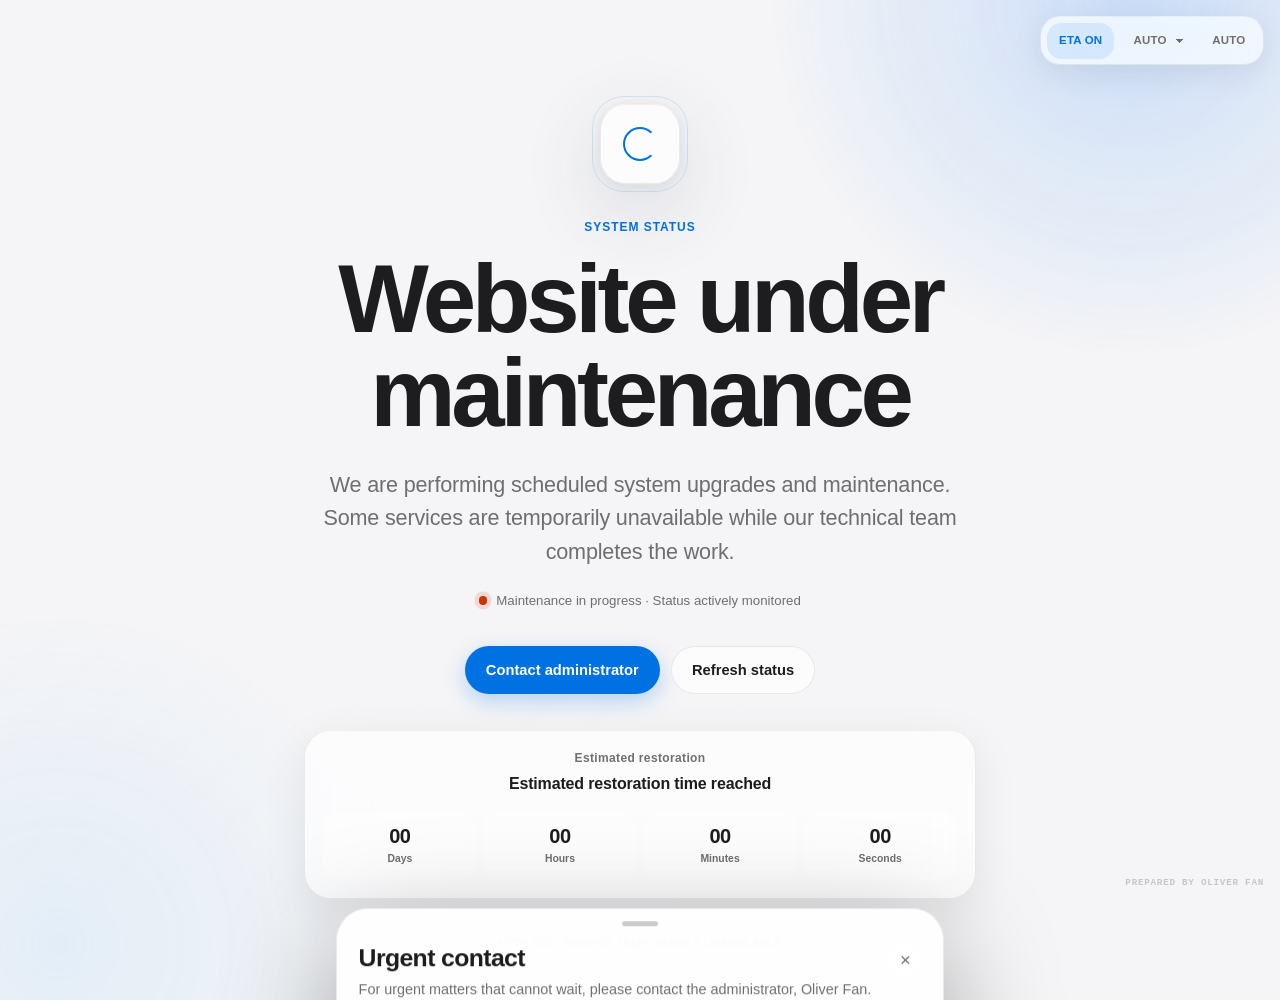
<file: maintenance-a/index.html>
<!doctype html>
<html lang="zh-CN" data-theme="dark">
<head>
  <meta charset="utf-8">
  <meta name="viewport" content="width=device-width,initial-scale=1,viewport-fit=cover">
  <meta name="robots" content="noindex,nofollow">
  <meta name="author" content="Oliver Fan">
  <meta name="theme-color" content="#06070a">
  <title>系统维护中 · System Maintenance</title>
  <style>
    :root{
      color-scheme:light;
      --bg:#f5f5f7;--bg2:#e9eef8;--text:#1d1d1f;--secondary:#6e6e73;
      --surface:rgba(255,255,255,.66);--surface-strong:rgba(255,255,255,.9);
      --surface-soft:rgba(255,255,255,.46);--stroke:rgba(0,0,0,.075);--stroke-hi:rgba(0,0,0,.13);
      --blue:#0071e3;--blue-soft:rgba(0,113,227,.1);--green:#248a3d;--orange:#c93400;
      --shadow:0 24px 80px rgba(52,64,84,.16),0 2px 12px rgba(52,64,84,.08);
      --system:-apple-system,BlinkMacSystemFont,"SF Pro Text","SF Pro Display","PingFang SC","Hiragino Sans GB","Segoe UI",sans-serif;
      --mono:"SFMono-Regular","SF Mono",Menlo,monospace;
    }
    [data-theme="dark"]{
      color-scheme:dark;
      --bg:#06070a;--bg2:#101725;--text:#f5f5f7;--secondary:#a1a1a6;
      --surface:rgba(28,28,30,.62);--surface-strong:rgba(35,35,38,.92);
      --surface-soft:rgba(44,44,46,.44);--stroke:rgba(255,255,255,.095);--stroke-hi:rgba(255,255,255,.17);
      --blue:#2997ff;--blue-soft:rgba(41,151,255,.13);--green:#30d158;--orange:#ff9f0a;
      --shadow:0 34px 100px rgba(0,0,0,.42),0 2px 16px rgba(0,0,0,.28);
    }
    *{box-sizing:border-box}
    html{font:100%/1.5 var(--system);-webkit-text-size-adjust:100%}
    body{margin:0;min-height:100vh;color:var(--text);background:var(--bg);overflow-x:hidden;transition:background-color .35s ease,color .35s ease}
    body::before,body::after{content:"";position:fixed;pointer-events:none;border-radius:50%;filter:blur(2px);opacity:.9;z-index:-2}
    body::before{width:min(62vw,760px);height:min(62vw,760px);right:-18vw;top:-30vw;background:radial-gradient(circle,rgba(57,143,255,.25),rgba(57,143,255,0) 68%)}
    body::after{width:min(55vw,680px);height:min(55vw,680px);left:-22vw;bottom:-30vw;background:radial-gradient(circle,rgba(121,197,255,.16),rgba(121,197,255,0) 70%)}
    button,select{font:inherit;color:inherit}
    button{touch-action:manipulation;-webkit-tap-highlight-color:transparent}
    button:focus-visible,select:focus-visible{outline:3px solid color-mix(in srgb,var(--blue) 70%,transparent);outline-offset:3px}
    .ambient{position:fixed;inset:0;z-index:-1;pointer-events:none;background:linear-gradient(135deg,transparent 15%,rgba(255,255,255,.035),transparent 68%)}
    .chrome{position:fixed;z-index:50;top:max(1rem,env(safe-area-inset-top));right:max(1rem,env(safe-area-inset-right));display:flex;gap:.45rem;padding:.35rem;border:1px solid var(--stroke);border-top-color:color-mix(in srgb,white 38%,var(--stroke));border-radius:1.25rem;background:var(--surface);box-shadow:0 .5rem 2rem rgba(0,0,0,.08);backdrop-filter:blur(24px) saturate(180%);-webkit-backdrop-filter:blur(24px) saturate(180%)}
    .chrome-control{min-height:2.25rem;border:0;border-radius:.9rem;padding:0 .75rem;background:transparent;color:var(--secondary);font-size:.72rem;font-weight:650;letter-spacing:.015em;cursor:pointer;transition:background-color .16s,color .16s,transform .1s}
    .chrome-control:hover{background:var(--surface-soft);color:var(--text)}
    .chrome-control:active{transform:scale(.96);transition-duration:.08s}
    select.chrome-control{appearance:none;padding-right:1.6rem;background-image:linear-gradient(45deg,transparent 50%,currentColor 50%),linear-gradient(135deg,currentColor 50%,transparent 50%);background-position:calc(100% - .8rem) 1rem,calc(100% - .55rem) 1rem;background-size:.25rem .25rem;background-repeat:no-repeat}
    .chrome-control[aria-pressed="true"]{background:var(--blue-soft);color:var(--blue)}
    main{min-height:100svh;display:grid;place-items:center;padding:6.5rem 1.5rem 3rem}
    .stage{width:min(61rem,100%);text-align:center}
    .symbol{position:relative;width:5rem;height:5rem;margin:0 auto 2.15rem;border:1px solid var(--stroke);border-top-color:color-mix(in srgb,white 35%,var(--stroke));border-radius:1.6rem;background:var(--surface);box-shadow:var(--shadow);backdrop-filter:blur(28px) saturate(180%);-webkit-backdrop-filter:blur(28px) saturate(180%);display:grid;place-items:center;animation:materialize .55s cubic-bezier(.2,.8,.2,1) both}
    .symbol::before{content:"";width:1.9rem;height:1.9rem;border:.16rem solid var(--blue);border-right-color:transparent;border-radius:50%;animation:rotate 1.45s linear infinite}
    .symbol::after{content:"";position:absolute;inset:-.55rem;border:1px solid color-mix(in srgb,var(--blue) 26%,transparent);border-radius:2rem;opacity:.55}
    @keyframes rotate{to{transform:rotate(360deg)}}
    @keyframes materialize{from{opacity:0;transform:scale(.93);filter:blur(10px)}to{opacity:1;transform:scale(1);filter:blur(0)}}
    .eyebrow{margin-bottom:1rem;color:var(--blue);font-size:.75rem;font-weight:650;letter-spacing:.08em;text-transform:uppercase}
    h1{max-width:16ch;margin:0 auto;font-size:clamp(2.75rem,7.5vw,6.25rem);font-weight:720;line-height:.98;letter-spacing:-.045em;font-optical-sizing:auto;text-wrap:balance}
    .summary{max-width:41rem;margin:1.7rem auto 0;color:var(--secondary);font-size:clamp(1.05rem,2vw,1.35rem);font-weight:430;line-height:1.55;letter-spacing:-.008em;text-wrap:pretty}
    .status-line{display:flex;justify-content:center;align-items:center;gap:.55rem;margin-top:1.4rem;color:var(--secondary);font-size:.83rem;font-weight:540}
    .status-dot{width:.52rem;height:.52rem;border-radius:50%;background:var(--orange);box-shadow:0 0 0 .28rem color-mix(in srgb,var(--orange) 14%,transparent)}
    .actions{display:flex;justify-content:center;flex-wrap:wrap;gap:.7rem;margin-top:2.25rem}
    .action{min-height:3rem;border-radius:999px;padding:0 1.25rem;border:1px solid var(--stroke);font-size:.92rem;font-weight:620;cursor:pointer;transition:transform .1s,filter .16s,background-color .16s}
    .action:active{transform:scale(.96);transition-duration:.08s}
    .action.primary{border-color:transparent;background:var(--blue);color:white;box-shadow:0 .45rem 1.35rem color-mix(in srgb,var(--blue) 27%,transparent)}
    .action.primary:hover{filter:brightness(1.07)}
    .action.secondary{background:var(--surface);backdrop-filter:blur(22px) saturate(175%);-webkit-backdrop-filter:blur(22px) saturate(175%)}
    .action.secondary:hover{background:var(--surface-strong)}
    .eta-card{max-width:42rem;margin:2.2rem auto 0;padding:1.15rem;border:1px solid var(--stroke);border-top-color:color-mix(in srgb,white 32%,var(--stroke));border-radius:1.65rem;background:var(--surface);box-shadow:0 .8rem 2.8rem rgba(0,0,0,.08);backdrop-filter:blur(28px) saturate(180%);-webkit-backdrop-filter:blur(28px) saturate(180%);transform-origin:50% 0;animation:materialize .42s cubic-bezier(.2,.8,.2,1) both}
    .eta-card[hidden]{display:none}
    .eta-title{color:var(--secondary);font-size:.75rem;font-weight:620;letter-spacing:.03em}
    .eta-date{margin-top:.28rem;font-size:1rem;font-weight:650;letter-spacing:-.01em}
    .countdown{display:grid;grid-template-columns:repeat(4,1fr);gap:.45rem;margin-top:1rem}
    .count-unit{padding:.82rem .5rem;border-radius:1rem;background:var(--surface-soft)}
    .count-value{display:block;font:660 1.25rem/1.1 var(--system);font-variant-numeric:tabular-nums;letter-spacing:-.025em}
    .count-label{display:block;margin-top:.25rem;color:var(--secondary);font-size:.65rem;font-weight:600}
    .fineprint{margin-top:2.25rem;color:var(--secondary);font-size:.72rem;letter-spacing:.015em}
    .scrim{position:fixed;inset:0;z-index:70;background:rgba(0,0,0,.28);opacity:0;pointer-events:none;transition:opacity .2s ease;backdrop-filter:blur(2px);-webkit-backdrop-filter:blur(2px)}
    .scrim.visible{opacity:1;pointer-events:auto}
    .sheet{--sheet-y:110%;position:fixed;z-index:80;left:50%;bottom:max(.8rem,env(safe-area-inset-bottom));width:min(38rem,calc(100% - 1.4rem));padding:.6rem 1.25rem 1.35rem;transform:translate3d(-50%,var(--sheet-y),0);will-change:transform;border:1px solid var(--stroke);border-top-color:color-mix(in srgb,white 38%,var(--stroke));border-radius:2rem;background:var(--surface-strong);box-shadow:0 2rem 7rem rgba(0,0,0,.35);backdrop-filter:blur(38px) saturate(190%);-webkit-backdrop-filter:blur(38px) saturate(190%);touch-action:none}
    .sheet-handle{width:2.3rem;height:.3rem;margin:.15rem auto 1rem;border-radius:999px;background:color-mix(in srgb,var(--secondary) 35%,transparent);cursor:grab}
    .sheet-handle:active{cursor:grabbing}
    .sheet-head{display:flex;justify-content:space-between;gap:1rem;align-items:start;padding:.15rem .1rem 1.1rem}
    .sheet h2{margin:0;font-size:1.55rem;line-height:1.12;letter-spacing:-.025em}
    .sheet p{margin:.4rem 0 0;color:var(--secondary);font-size:.9rem;line-height:1.55}
    .close{width:2rem;height:2rem;border:0;border-radius:50%;background:var(--surface-soft);color:var(--secondary);font-size:1.15rem;line-height:1;cursor:pointer;transition:transform .1s,background-color .16s}
    .close:active{transform:scale(.9)}
    .contact-grid{display:grid;grid-template-columns:1fr 1fr;gap:.6rem}
    .contact{min-width:0;padding:1rem;border:1px solid var(--stroke);border-radius:1.25rem;background:var(--surface-soft);text-align:left}
    .contact-label{color:var(--secondary);font-size:.68rem;font-weight:650;letter-spacing:.055em;text-transform:uppercase}
    .contact-value{margin-top:.22rem;font-size:.96rem;font-weight:650;overflow-wrap:anywhere}
    .copy{width:100%;margin-top:.75rem;min-height:2.45rem;border:0;border-radius:.85rem;background:var(--blue-soft);color:var(--blue);font-size:.8rem;font-weight:650;cursor:pointer;transition:transform .1s,filter .16s}
    .copy:active{transform:scale(.97)}
    .contact-note{margin-top:.7rem;padding:.9rem 1rem;border-radius:1.15rem;background:var(--surface-soft);color:var(--secondary);font-size:.78rem;line-height:1.55}
    .contact-note b{color:var(--text)}
    .toast{position:fixed;z-index:100;left:50%;bottom:max(1.5rem,env(safe-area-inset-bottom));transform:translate3d(-50%,1rem,0) scale(.96);opacity:0;pointer-events:none;padding:.65rem .95rem;border-radius:999px;background:var(--text);color:var(--bg);font-size:.76rem;font-weight:650;box-shadow:0 .7rem 2rem rgba(0,0,0,.22);transition:opacity .16s,transform .24s cubic-bezier(.2,.8,.2,1)}
    .toast.show{opacity:1;transform:translate3d(-50%,0,0) scale(1)}
    .watermark{position:fixed;right:1rem;bottom:.75rem;color:var(--secondary);opacity:.34;font:600 .58rem var(--mono);letter-spacing:.08em;pointer-events:none}
    @media(max-width:640px){.chrome{left:.65rem;right:.65rem;top:max(.65rem,env(safe-area-inset-top));justify-content:flex-end}.chrome-control{padding:0 .58rem;font-size:.66rem}main{padding:6rem 1.1rem 2rem}.symbol{width:4.35rem;height:4.35rem;border-radius:1.4rem}h1{font-size:clamp(2.8rem,14vw,4.25rem)}.summary{font-size:1rem}.contact-grid{grid-template-columns:1fr}.sheet{border-radius:1.75rem;padding-left:1rem;padding-right:1rem}.watermark{display:none}}
    @media(prefers-reduced-motion:reduce){*,*::before,*::after{animation-duration:.001ms!important;animation-iteration-count:1!important;scroll-behavior:auto!important;transition-duration:.12s!important}.symbol::before{animation:none;border-right-color:var(--blue)}}
    @media(prefers-reduced-transparency:reduce){.chrome,.symbol,.eta-card,.action.secondary,.sheet{background:var(--surface-strong);backdrop-filter:none;-webkit-backdrop-filter:none}}
    @media(prefers-contrast:more){.chrome,.symbol,.eta-card,.sheet,.contact{border-color:var(--text)}.surface{background:var(--surface-strong)}}
  </style>
</head>
<body>
  <div class="ambient" aria-hidden="true"></div>
  <div class="chrome" aria-label="Display preferences">
    <button class="chrome-control" id="etaToggle" type="button" aria-pressed="false">ETA OFF</button>
    <select class="chrome-control" id="language" aria-label="Language">
      <option value="auto">AUTO</option><option value="zh-CN">简中</option><option value="zh-TW">繁中</option><option value="en">EN</option>
    </select>
    <button class="chrome-control" id="theme" type="button" aria-label="Appearance">AUTO</button>
  </div>

  <main>
    <div class="stage">
      <div class="symbol" aria-hidden="true"></div>
      <div class="eyebrow" data-i18n="eyebrow">系统状态</div>
      <h1 data-i18n="title">网站正在维护</h1>
      <p class="summary" data-i18n="summary">我们正在进行计划内的系统升级与维护。部分服务暂时不可用，技术团队正在尽快完成相关工作。</p>
      <div class="status-line"><span class="status-dot" aria-hidden="true"></span><span data-i18n="status">维护进行中 · 状态持续监测</span></div>
      <div class="actions">
        <button class="action primary" id="contactButton" type="button" data-i18n="contact">联系管理员</button>
        <button class="action secondary" id="refreshButton" type="button" data-i18n="refresh">刷新状态</button>
      </div>
      <section class="eta-card" id="etaPanel" hidden aria-live="polite">
        <div class="eta-title" data-i18n="etaTitle">预计恢复时间</div>
        <div class="eta-date" id="etaDate">—</div>
        <div class="countdown">
          <div class="count-unit"><span class="count-value" id="days">00</span><span class="count-label" data-i18n="days">天</span></div>
          <div class="count-unit"><span class="count-value" id="hours">00</span><span class="count-label" data-i18n="hours">小时</span></div>
          <div class="count-unit"><span class="count-value" id="minutes">00</span><span class="count-label" data-i18n="minutes">分钟</span></div>
          <div class="count-unit"><span class="count-value" id="seconds">00</span><span class="count-label" data-i18n="seconds">秒</span></div>
        </div>
      </section>
      <div class="fineprint">HTTP 503 · SERVICE TEMPORARILY UNAVAILABLE</div>
    </div>
  </main>

  <div class="scrim" id="scrim"></div>
  <section class="sheet" id="contactSheet" role="dialog" aria-modal="true" aria-labelledby="contactTitle" aria-hidden="true">
    <div class="sheet-handle" id="sheetHandle" aria-hidden="true"></div>
    <div class="sheet-head">
      <div><h2 id="contactTitle" data-i18n="contactTitle">紧急联系</h2><p data-i18n="contactIntro">如有无法等待维护完成的紧急事项，请联系管理员 Oliver Fan。</p></div>
      <button class="close" id="closeSheet" type="button" aria-label="Close">×</button>
    </div>
    <div class="contact-grid">
      <div class="contact"><div class="contact-label">WECHAT</div><div class="contact-value" id="wechat">请填写微信号</div><button class="copy" type="button" data-copy="wechat" data-i18n="copy">复制微信号</button></div>
      <div class="contact"><div class="contact-label">DINGTALK</div><div class="contact-value" id="dingtalk">oliverfan0224</div><button class="copy" type="button" data-copy="dingtalk" data-i18n="copyDing">复制钉钉号</button></div>
    </div>
    <div class="contact-note"><b data-i18n="noteTitle">联系时请注明：</b> <span data-i18n="note">您的姓名、受影响的功能以及事项紧急程度，以便管理员尽快判断与处理。</span></div>
  </section>
  <div class="toast" id="toast" role="status"></div>
  <div class="watermark">PREPARED BY OLIVER FAN</div>

  <script>
    /* 页面配置：填写微信号；如需倒计时，设置 enabled:true 和 ISO 8601 时间。 */
    const SITE_CONFIG={administrator:'Oliver Fan',wechat:'OliverFan_0224',dingtalk:'oliverfan0224',recovery:{enabled:true,target:'2026-07-21T11:00:00+08:00'}};
    const TEXT={
      'zh-CN':{eyebrow:'系统状态',title:'网站正在维护',summary:'我们正在进行计划内的系统升级与维护。部分服务暂时不可用，技术团队正在尽快完成相关工作。',status:'维护进行中 · 状态持续监测',contact:'联系管理员',refresh:'刷新状态',etaTitle:'预计恢复时间',days:'天',hours:'小时',minutes:'分钟',seconds:'秒',pending:'待管理员确认',reached:'预计恢复时间已到',etaOn:'ETA 开启',etaOff:'ETA 关闭',contactTitle:'紧急联系',contactIntro:'如有无法等待维护完成的紧急事项，请联系管理员 Oliver Fan。',copy:'复制微信号',copyDing:'复制钉钉号',copied:'已复制',copyFail:'无法复制',noteTitle:'联系时请注明：',note:'您的姓名、受影响的功能以及事项紧急程度，以便管理员尽快判断与处理。',refreshed:'状态已刷新'},
      'zh-TW':{eyebrow:'系統狀態',title:'網站正在維護',summary:'我們正在進行計劃內的系統升級與維護。部分服務暫時無法使用，技術團隊正在儘快完成相關工作。',status:'維護進行中 · 狀態持續監測',contact:'聯絡管理員',refresh:'重新整理狀態',etaTitle:'預計恢復時間',days:'天',hours:'小時',minutes:'分鐘',seconds:'秒',pending:'待管理員確認',reached:'預計恢復時間已到',etaOn:'ETA 開啟',etaOff:'ETA 關閉',contactTitle:'緊急聯絡',contactIntro:'如有無法等候維護完成的緊急事項，請聯絡管理員 Oliver Fan。',copy:'複製微信號',copyDing:'複製釘釘號',copied:'已複製',copyFail:'無法複製',noteTitle:'聯絡時請註明：',note:'您的姓名、受影響的功能以及事項緊急程度，以便管理員儘快判斷與處理。',refreshed:'狀態已重新整理'},
      en:{eyebrow:'System Status',title:'Website under maintenance',summary:'We are performing scheduled system upgrades and maintenance. Some services are temporarily unavailable while our technical team completes the work.',status:'Maintenance in progress · Status actively monitored',contact:'Contact administrator',refresh:'Refresh status',etaTitle:'Estimated restoration',days:'Days',hours:'Hours',minutes:'Minutes',seconds:'Seconds',pending:'Pending administrator confirmation',reached:'Estimated restoration time reached',etaOn:'ETA ON',etaOff:'ETA OFF',contactTitle:'Urgent contact',contactIntro:'For urgent matters that cannot wait, please contact the administrator, Oliver Fan.',copy:'Copy WeChat',copyDing:'Copy DingTalk',copied:'Copied',copyFail:'Unable to copy',noteTitle:'Please include:',note:'Your name, the affected function, and the urgency of your request so the administrator can respond promptly.',refreshed:'Status refreshed'}
    };
    const $=s=>document.querySelector(s),media=matchMedia('(prefers-color-scheme:dark)');
    const state={lang:'zh-CN',theme:'auto',eta:SITE_CONFIG.recovery.enabled,timer:null,sheetOpen:false};
    function detectedLanguage(){for(const raw of(navigator.languages||[navigator.language||'en'])){const l=raw.toLowerCase();if(l.includes('hant')||l.includes('tw')||l.includes('hk'))return'zh-TW';if(l.startsWith('zh'))return'zh-CN';if(l.startsWith('en'))return'en'}return'en'}
    function setLanguage(choice){state.lang=choice==='auto'?detectedLanguage():choice;document.documentElement.lang=state.lang;document.querySelectorAll('[data-i18n]').forEach(el=>{const v=TEXT[state.lang][el.dataset.i18n];if(v)el.textContent=v});$('#language').value=choice;localStorage.setItem('apple-maintenance-language',choice);renderEta()}
    function applyTheme(){const dark=state.theme==='dark'||(state.theme==='auto'&&media.matches);document.documentElement.dataset.theme=dark?'dark':'light';document.querySelector('meta[name="theme-color"]').content=dark?'#06070a':'#f5f5f7';$('#theme').textContent=state.theme==='auto'?'AUTO':state.theme==='dark'?'DARK':'LIGHT'}
    function cycleTheme(){const a=['auto','light','dark'];state.theme=a[(a.indexOf(state.theme)+1)%a.length];localStorage.setItem('apple-maintenance-theme',state.theme);applyTheme()}
    function pad(n){return String(Math.max(0,n)).padStart(2,'0')}
    function renderEta(){const t=TEXT[state.lang];$('#etaPanel').hidden=!state.eta;$('#etaToggle').setAttribute('aria-pressed',String(state.eta));$('#etaToggle').textContent=state.eta?t.etaOn:t.etaOff;clearInterval(state.timer);if(!state.eta)return;const target=new Date(SITE_CONFIG.recovery.target),valid=SITE_CONFIG.recovery.target&&!Number.isNaN(target.getTime());$('#etaDate').textContent=valid?new Intl.DateTimeFormat(state.lang,{dateStyle:'long',timeStyle:'short'}).format(target):t.pending;function tick(){if(!valid){['days','hours','minutes','seconds'].forEach(id=>$('#'+id).textContent='—');return}const d=Math.max(0,target-Date.now()),s=Math.floor(d/1000);$('#days').textContent=pad(Math.floor(s/86400));$('#hours').textContent=pad(Math.floor(s%86400/3600));$('#minutes').textContent=pad(Math.floor(s%3600/60));$('#seconds').textContent=pad(s%60);if(!d){$('#etaDate').textContent=t.reached;clearInterval(state.timer)}}tick();state.timer=setInterval(tick,1000)}
    function toggleEta(){state.eta=!state.eta;localStorage.setItem('apple-maintenance-eta',String(state.eta));renderEta()}
    function toast(msg){const el=$('#toast');el.textContent=msg;el.classList.add('show');clearTimeout(toast.id);toast.id=setTimeout(()=>el.classList.remove('show'),1500)}
    async function copy(id){try{await navigator.clipboard.writeText($('#'+id).textContent.trim());toast(TEXT[state.lang].copied)}catch{toast(TEXT[state.lang].copyFail)}}

    /* Interruptible spring: retargets from the live presentation value. */
    const sheet=$('#contactSheet'),scrim=$('#scrim');let spring={y:900,v:0,target:900,raf:0,last:0};
    function sheetHeight(){return sheet.getBoundingClientRect().height+40}
    function paint(y){spring.y=y;sheet.style.setProperty('--sheet-y',y+'px')}
    function animateTo(target,velocity=0){cancelAnimationFrame(spring.raf);spring.target=target;spring.v=velocity;spring.last=performance.now();function frame(now){const dt=Math.min((now-spring.last)/1000,.032);spring.last=now;const k=310,c=35,a=-k*(spring.y-spring.target)-c*spring.v;spring.v+=a*dt;spring.y+=spring.v*dt;paint(spring.y);if(Math.abs(spring.y-spring.target)>.45||Math.abs(spring.v)>2){spring.raf=requestAnimationFrame(frame)}else{paint(spring.target);spring.v=0;if(spring.target>0){sheet.setAttribute('aria-hidden','true');state.sheetOpen=false}}}spring.raf=requestAnimationFrame(frame)}
    function openSheet(){state.sheetOpen=true;sheet.setAttribute('aria-hidden','false');scrim.classList.add('visible');paint(Math.min(spring.y,sheetHeight()));animateTo(0,spring.v);requestAnimationFrame(()=>$('#closeSheet').focus())}
    function closeSheet(velocity=0){scrim.classList.remove('visible');animateTo(sheetHeight(),Math.max(velocity,0))}
    function project(v,d=.998){return(v/1000)*d/(1-d)}
    function rubberband(x,dimension,c=.55){return(x*dimension*c)/(dimension+c*Math.abs(x))}
    let drag=null;
    $('#sheetHandle').addEventListener('pointerdown',e=>{if(!state.sheetOpen)return;cancelAnimationFrame(spring.raf);e.currentTarget.setPointerCapture(e.pointerId);drag={id:e.pointerId,start:e.clientY,startY:spring.y,lastY:e.clientY,lastT:performance.now(),v:0}});
    $('#sheetHandle').addEventListener('pointermove',e=>{if(!drag||e.pointerId!==drag.id)return;const now=performance.now(),dy=e.clientY-drag.start;drag.v=(e.clientY-drag.lastY)/Math.max((now-drag.lastT)/1000,.001);drag.lastY=e.clientY;drag.lastT=now;paint(dy<0?rubberband(dy,180):drag.startY+dy)});
    function endDrag(e){if(!drag||e.pointerId!==drag.id)return;const projected=spring.y+project(drag.v,.99),dismiss=drag.v>720||projected>sheetHeight()*.34;const v=drag.v;drag=null;dismiss?closeSheet(v):animateTo(0,v)}
    $('#sheetHandle').addEventListener('pointerup',endDrag);$('#sheetHandle').addEventListener('pointercancel',endDrag);

    $('#wechat').textContent=SITE_CONFIG.wechat;$('#dingtalk').textContent=SITE_CONFIG.dingtalk;
    $('#language').addEventListener('change',e=>setLanguage(e.target.value));$('#theme').addEventListener('click',cycleTheme);$('#etaToggle').addEventListener('click',toggleEta);$('#contactButton').addEventListener('click',openSheet);$('#closeSheet').addEventListener('click',()=>closeSheet());scrim.addEventListener('click',()=>closeSheet());
    $('#refreshButton').addEventListener('click',()=>{renderEta();toast(TEXT[state.lang].refreshed)});document.querySelectorAll('[data-copy]').forEach(b=>b.addEventListener('click',()=>copy(b.dataset.copy)));document.addEventListener('keydown',e=>{if(e.key==='Escape'&&state.sheetOpen)closeSheet()});media.addEventListener?.('change',()=>{if(state.theme==='auto')applyTheme()});
    const savedTheme=localStorage.getItem('apple-maintenance-theme');if(['auto','light','dark'].includes(savedTheme))state.theme=savedTheme;const savedEta=localStorage.getItem('apple-maintenance-eta');if(savedEta!==null)state.eta=savedEta==='true';paint(sheetHeight());applyTheme();setLanguage(localStorage.getItem('apple-maintenance-language')||'auto');
  </script>
</body>
</html>
</file>
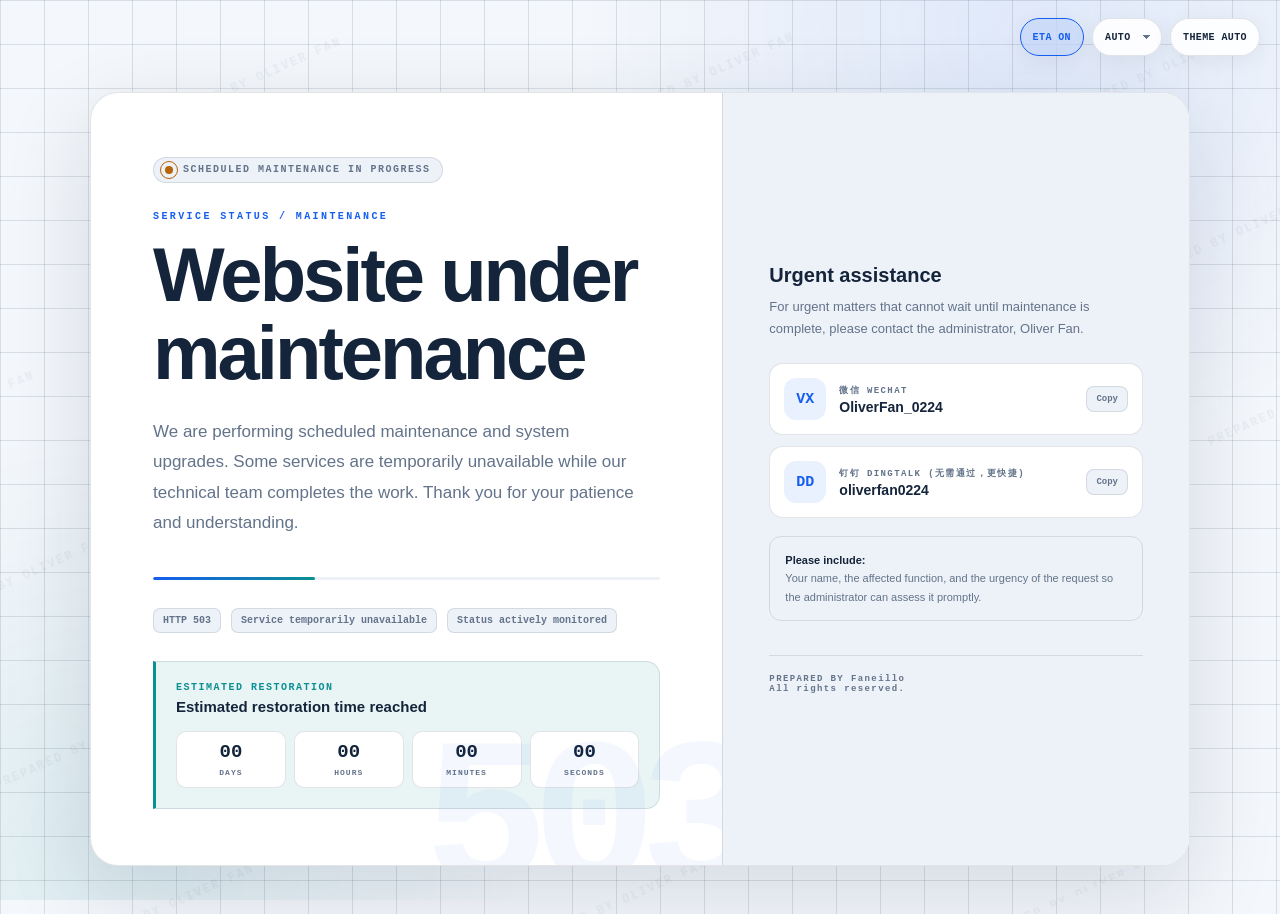
<file: maintenance/index.html>
<!doctype html>
<html lang="zh-CN" data-theme="dark">
<head>
  <meta charset="utf-8">
  <meta name="viewport" content="width=device-width,initial-scale=1,viewport-fit=cover">
  <meta name="robots" content="noindex,nofollow">
  <meta name="author" content="Oliver Fan">
  <meta name="theme-color" content="#07111f">
  <title>系统维护中 · System Maintenance</title>
  <style>
    :root{
      color-scheme:light;
      --bg:#f4f7fb;--surface:#fff;--surface2:#edf2f8;--line:rgba(20,36,58,.12);
      --line-hi:rgba(20,36,58,.23);--text:#14243a;--dim:#63738a;
      --blue:#155eef;--teal:#0b8f92;--green:#0b8f68;--amber:#b86408;
      --blue-dim:rgba(21,94,239,.09);--teal-dim:rgba(11,143,146,.09);
      --shadow:0 28px 90px rgba(24,45,75,.14);
      --sans:"SF Pro Display","PingFang SC","Hiragino Sans GB","Microsoft YaHei",sans-serif;
      --mono:"SFMono-Regular","JetBrains Mono","Menlo","PingFang SC",monospace;
    }
    [data-theme="dark"]{
      color-scheme:dark;
      --bg:#07111f;--surface:#0d1a2b;--surface2:#122238;--line:rgba(164,190,225,.13);
      --line-hi:rgba(164,190,225,.27);--text:#eaf3ff;--dim:#91a5bf;
      --blue:#68a2ff;--teal:#54d2c8;--green:#58d7a9;--amber:#ffc062;
      --blue-dim:rgba(104,162,255,.11);--teal-dim:rgba(84,210,200,.09);
      --shadow:0 32px 100px rgba(0,0,0,.36);
    }
    *{box-sizing:border-box}
    html,body{min-height:100%;margin:0}
    body{font-family:var(--sans);color:var(--text);background-color:var(--bg);overflow-x:hidden;
      background-image:linear-gradient(var(--line) 1px,transparent 1px),linear-gradient(90deg,var(--line) 1px,transparent 1px);
      background-size:44px 44px;transition:background-color .25s,color .25s}
    body::before{content:"";position:fixed;inset:0;pointer-events:none;background:
      radial-gradient(circle at 80% 3%,var(--blue-dim),transparent 33%),
      radial-gradient(circle at 8% 96%,var(--teal-dim),transparent 30%)}
    button,select{font:inherit}
    button:focus-visible,select:focus-visible,a:focus-visible{outline:3px solid var(--blue);outline-offset:3px}
    .watermark{position:fixed;inset:-15%;z-index:8;pointer-events:none;display:grid;grid-template-columns:repeat(4,1fr);grid-auto-rows:180px;
      transform:rotate(-24deg);opacity:.045;color:var(--text);font:700 12px/1 var(--mono);letter-spacing:2px;text-transform:uppercase;overflow:hidden}
    .watermark span{display:grid;place-items:center;white-space:nowrap}
    .toolbar{position:fixed;top:max(18px,env(safe-area-inset-top));right:max(20px,env(safe-area-inset-right));z-index:30;display:flex;gap:8px;align-items:center}
    .control{height:38px;border:1px solid var(--line);background:color-mix(in srgb,var(--surface) 90%,transparent);backdrop-filter:blur(14px);-webkit-backdrop-filter:blur(14px);
      color:var(--text);border-radius:999px;padding:0 12px;font:700 10px var(--mono);letter-spacing:.4px;cursor:pointer;box-shadow:0 5px 22px rgba(0,0,0,.06)}
    select.control{appearance:none;padding-right:30px;background-image:linear-gradient(45deg,transparent 50%,var(--dim) 50%),linear-gradient(135deg,var(--dim) 50%,transparent 50%);background-position:calc(100% - 14px) 16px,calc(100% - 10px) 16px;background-size:4px 4px;background-repeat:no-repeat}
    .control:hover{border-color:var(--line-hi);background-color:var(--surface2)}
    .theme-control{min-width:78px}.eta-control[aria-pressed="true"]{color:var(--blue);border-color:var(--blue);background:var(--blue-dim)}
    .page{position:relative;z-index:10;min-height:100vh;display:grid;place-items:center;padding:92px 28px 48px}
    .panel{width:min(1100px,100%);display:grid;grid-template-columns:minmax(0,1.15fr) minmax(320px,.85fr);overflow:hidden;background:var(--surface);border:1px solid var(--line);border-radius:28px;box-shadow:var(--shadow)}
    .primary{position:relative;min-width:0;padding:64px 62px 56px;overflow:hidden}
    .primary::after{content:"503";position:absolute;right:-25px;bottom:-66px;color:var(--blue);opacity:.045;font:900 210px/1 var(--mono);letter-spacing:-18px;pointer-events:none}
    .status{display:inline-flex;align-items:center;gap:10px;margin-bottom:28px;padding:7px 11px;border:1px solid var(--line);background:var(--surface2);border-radius:999px;color:var(--dim);font:700 10px/1 var(--mono);letter-spacing:1.5px;text-transform:uppercase}
    .pulse{position:relative;width:8px;height:8px;border-radius:50%;background:var(--amber)}
    .pulse::after{content:"";position:absolute;inset:-5px;border:1px solid var(--amber);border-radius:50%;animation:ring 2s ease-out infinite}
    @keyframes ring{0%{transform:scale(.55);opacity:.85}100%{transform:scale(1.65);opacity:0}}
    .kicker{margin-bottom:14px;color:var(--blue);font:800 10px var(--mono);letter-spacing:2.4px;text-transform:uppercase}
    h1{margin:0;font-size:clamp(42px,6vw,76px);line-height:1.03;letter-spacing:-3px;text-wrap:balance}
    .description{max-width:680px;margin:24px 0 0;color:var(--dim);font-size:17px;line-height:1.8;text-wrap:pretty}
    .progress{position:relative;height:3px;margin:38px 0 28px;background:var(--surface2);border-radius:999px;overflow:hidden}
    .progress::after{content:"";position:absolute;inset:0 auto 0 0;width:32%;background:linear-gradient(90deg,var(--blue),var(--teal));border-radius:999px;animation:scan 2.8s ease-in-out infinite}
    @keyframes scan{0%{transform:translateX(-105%)}60%,100%{transform:translateX(320%)}}
    .meta{display:flex;flex-wrap:wrap;gap:10px;color:var(--dim);font:700 10px var(--mono)}
    .meta span{padding:6px 9px;border:1px solid var(--line);border-radius:7px;background:var(--surface2)}
    .eta{margin-top:28px;padding:20px;border:1px solid var(--line);border-left:3px solid var(--teal);border-radius:0 14px 14px 0;background:var(--teal-dim);transition:opacity .2s,transform .2s}
    .eta[hidden]{display:none}
    .eta-head{display:flex;justify-content:space-between;gap:16px;align-items:start}
    .eta-label{color:var(--teal);font:800 10px var(--mono);letter-spacing:1.5px;text-transform:uppercase}
    .eta-time{margin-top:5px;font-size:15px;font-weight:650}
    .countdown{display:grid;grid-template-columns:repeat(4,minmax(50px,1fr));gap:8px;margin-top:16px}
    .unit{padding:10px 8px;text-align:center;border:1px solid var(--line);border-radius:10px;background:var(--surface)}
    .value{display:block;font:800 19px/1.1 var(--mono);font-variant-numeric:tabular-nums}
    .unit small{display:block;margin-top:5px;color:var(--dim);font:700 8px var(--mono);letter-spacing:1px;text-transform:uppercase}
    .side{position:relative;min-width:0;padding:58px 46px;background:var(--surface2);border-left:1px solid var(--line);display:flex;flex-direction:column;justify-content:center}
    .side-title{margin:0 0 9px;font-size:20px}.side-copy{margin:0 0 23px;color:var(--dim);font-size:13px;line-height:1.7}
    .contact-list{display:grid;gap:11px}
    .contact{display:grid;grid-template-columns:42px minmax(0,1fr) auto;gap:13px;align-items:center;padding:14px;border:1px solid var(--line);background:var(--surface);border-radius:14px}
    .contact-icon{display:grid;place-items:center;width:42px;height:42px;border-radius:12px;background:var(--blue-dim);color:var(--blue);font:900 15px var(--mono)}
    .contact-label{color:var(--dim);font:700 9px var(--mono);letter-spacing:1.4px;text-transform:uppercase}
    .contact-value{margin-top:2px;font-size:14px;font-weight:700;overflow-wrap:anywhere}
    .copy{border:1px solid var(--line);background:var(--surface2);color:var(--dim);border-radius:8px;padding:7px 9px;font:700 9px var(--mono);cursor:pointer}
    .copy:hover{color:var(--blue);border-color:var(--blue)}
    .notice{margin-top:18px;padding:14px 15px;border:1px solid var(--line);border-radius:12px;color:var(--dim);font-size:11px;line-height:1.65}
    .notice b{color:var(--text)}
    .signature{margin-top:34px;padding-top:18px;border-top:1px solid var(--line);color:var(--dim);font:700 9px var(--mono);letter-spacing:1.4px}
    .noscript{position:fixed;inset:auto 20px 20px;z-index:100;padding:12px 15px;background:#fff3cd;color:#5f4300;border:1px solid #e8c96d;border-radius:10px;font-size:13px}
    .toast{position:fixed;z-index:50;left:50%;bottom:28px;transform:translate(-50%,20px);opacity:0;padding:10px 14px;border-radius:999px;background:var(--text);color:var(--bg);font:700 10px var(--mono);pointer-events:none;transition:.2s}
    .toast.show{opacity:1;transform:translate(-50%,0)}
    @media(max-width:850px){.panel{grid-template-columns:1fr}.primary{padding:55px 38px 44px}.side{padding:38px;border-left:0;border-top:1px solid var(--line)}h1{letter-spacing:-2px}.watermark{grid-template-columns:repeat(3,1fr)}}
    @media(max-width:560px){.toolbar{top:12px;right:12px;left:12px;justify-content:flex-end;gap:5px}.control{height:35px;padding:0 9px;font-size:9px}.theme-control{min-width:64px}.page{padding:72px 12px 20px;align-items:start}.panel{border-radius:19px}.primary,.side{padding:36px 23px}h1{font-size:40px;letter-spacing:-1.6px}.description{font-size:15px}.countdown{gap:5px}.unit{padding:9px 4px}.value{font-size:16px}.contact{grid-template-columns:38px minmax(0,1fr) auto;padding:11px}.contact-icon{width:38px;height:38px}.watermark{grid-template-columns:repeat(2,1fr);grid-auto-rows:150px}}
    @media(prefers-reduced-motion:reduce){*,*::before,*::after{animation-duration:.01ms!important;animation-iteration-count:1!important;scroll-behavior:auto!important}}
    @media print{.toolbar,.watermark,.toast{display:none}.page{padding:18mm}.panel{box-shadow:none}.primary::after{opacity:.025}}
  </style>
</head>
<body>
  <div class="watermark" aria-hidden="true"></div>
  <div class="toolbar" aria-label="Display settings">
    <button class="control eta-control" id="etaToggle" type="button" aria-pressed="false">ETA OFF</button>
    <select class="control" id="language" aria-label="Language">
      <option value="auto">AUTO</option><option value="zh-CN">简中</option><option value="zh-TW">繁中</option><option value="en">EN</option>
    </select>
    <button class="control theme-control" id="theme" type="button" aria-label="Color mode">THEME AUTO</button>
  </div>

  <main class="page">
    <article class="panel" aria-labelledby="title">
      <section class="primary">
        <div class="status"><span class="pulse" aria-hidden="true"></span><span data-i18n="status">计划维护进行中</span></div>
        <div class="kicker">SERVICE STATUS / MAINTENANCE</div>
        <h1 id="title" data-i18n="title">网站正在维护</h1>
        <p class="description" data-i18n="description">我们正在进行系统升级与例行维护，部分服务暂时不可用。管理员正在加紧处理，感谢您的理解与耐心等待。</p>
        <div class="progress" aria-hidden="true"></div>
        <div class="meta"><span>HTTP 503</span><span data-i18n="scope">服务暂时不可用</span><span data-i18n="monitoring">状态持续监测中</span></div>

        <div class="eta" id="etaPanel" hidden>
          <div class="eta-head">
            <div><div class="eta-label" data-i18n="etaLabel">预计恢复时间</div><div class="eta-time" id="etaTime">—</div></div>
          </div>
          <div class="countdown" aria-live="polite">
            <div class="unit"><span class="value" id="days">00</span><small data-i18n="days">天</small></div>
            <div class="unit"><span class="value" id="hours">00</span><small data-i18n="hours">时</small></div>
            <div class="unit"><span class="value" id="minutes">00</span><small data-i18n="minutes">分</small></div>
            <div class="unit"><span class="value" id="seconds">00</span><small data-i18n="seconds">秒</small></div>
          </div>
        </div>
      </section>

      <aside class="side" aria-label="Emergency contact">
        <h2 class="side-title" data-i18n="contactTitle">紧急需求</h2>
        <p class="side-copy" data-i18n="contactCopy">如有无法等待维护完成的紧急事项，请联系管理员。</p>
        <div class="contact-list">
          <div class="contact">
            <div class="contact-icon" aria-hidden="true">VX</div>
            <div><div class="contact-label">微信 WeChat</div><div class="contact-value" id="wechat">OliverFan_0224</div></div>
            <button class="copy" type="button" data-copy="wechat" data-i18n="copy">复制</button>
          </div>
          <div class="contact">
            <div class="contact-icon" aria-hidden="true">DD</div>
            <div><div class="contact-label">钉钉 DingTalk (无需通过，更快捷) </div><div class="contact-value" id="dingtalk">oliverfan0224</div></div>
            <button class="copy" type="button" data-copy="dingtalk" data-i18n="copy">复制</button>
          </div>
        </div>
        <div class="notice"><b data-i18n="noticeTitle">联系时请注明：</b><br><span data-i18n="noticeText">您的称呼、受影响的功能，需达成目的，便于我尽快判断与处理。</span></div>
        <div class="signature">PREPARED BY Faneillo<br>All rights reserved.</div>
      </aside>
    </article>
  </main>
  <div class="toast" id="toast" role="status"></div>
  <noscript><div class="noscript">This page requires JavaScript for automatic language detection and countdown display.</div></noscript>

  <script>
    const SITE_CONFIG={
      administrator:'Oliver Fan',
      wechat:'OliverFan_0224',
      dingtalk:'oliverfan0224',
      recovery:{enabled:true,target:'2026-08-27T14:00:00+08:00'}
    };

    const TEXT={
      'zh-CN':{status:'计划维护进行中',title:'网站正在维护',description:'我们正在进行系统升级与例行维护，部分服务暂时不可用。管理员正在加紧处理，感谢您的理解与耐心等待。',scope:'服务暂时不可用',monitoring:'状态持续监测中',etaLabel:'预计恢复时间',days:'天',hours:'时',minutes:'分',seconds:'秒',contactTitle:'紧急需求',contactCopy:'如有无法等待维护完成的紧急事项，请联系管理员 Oliver Fan。',copy:'复制',copied:'已复制',copyFail:'无法复制',noticeTitle:'联系时请注明：',noticeText:'您的姓名、受影响的功能，以及事项紧急程度，便于管理员尽快判断与处理。',pending:'待管理员确认',reached:'预计恢复时间已到',etaOn:'ETA 开启',etaOff:'ETA 关闭',invalid:'恢复时间尚未设置'},
      'zh-TW':{status:'計劃維護進行中',title:'網站正在維護',description:'我們正在進行系統升級與例行維護，部分服務暫時無法使用。技術團隊正在加緊處理，感謝您的理解與耐心等候。',scope:'服務暫時無法使用',monitoring:'狀態持續監測中',etaLabel:'預計恢復時間',days:'天',hours:'時',minutes:'分',seconds:'秒',contactTitle:'緊急需求',contactCopy:'如有無法等候維護完成的緊急事項，請聯絡管理員 Oliver Fan。',copy:'複製',copied:'已複製',copyFail:'無法複製',noticeTitle:'聯絡時請註明：',noticeText:'您的姓名、受影響的功能，以及事項緊急程度，以便管理員儘快判斷與處理。',pending:'待管理員確認',reached:'預計恢復時間已到',etaOn:'ETA 開啟',etaOff:'ETA 關閉',invalid:'恢復時間尚未設定'},
      en:{status:'Scheduled maintenance in progress',title:'Website under maintenance',description:'We are performing scheduled maintenance and system upgrades. Some services are temporarily unavailable while our technical team completes the work. Thank you for your patience and understanding.',scope:'Service temporarily unavailable',monitoring:'Status actively monitored',etaLabel:'Estimated restoration',days:'Days',hours:'Hours',minutes:'Minutes',seconds:'Seconds',contactTitle:'Urgent assistance',contactCopy:'For urgent matters that cannot wait until maintenance is complete, please contact the administrator, Oliver Fan.',copy:'Copy',copied:'Copied',copyFail:'Unable to copy',noticeTitle:'Please include:',noticeText:'Your name, the affected function, and the urgency of the request so the administrator can assess it promptly.',pending:'Pending administrator confirmation',reached:'Estimated restoration time reached',etaOn:'ETA ON',etaOff:'ETA OFF',invalid:'Restoration time is not configured'}
    };

    const $=s=>document.querySelector(s);
    const state={lang:'zh-CN',themeMode:'auto',etaVisible:SITE_CONFIG.recovery.enabled,timer:null};
    const media=matchMedia('(prefers-color-scheme: dark)');
    const supported=['zh-CN','zh-TW','en'];

    function detectedLanguage(){
      const list=navigator.languages?.length?navigator.languages:[navigator.language||'en'];
      for(const raw of list){const l=raw.toLowerCase();if(l.startsWith('zh-hant')||l.includes('tw')||l.includes('hk'))return'zh-TW';if(l.startsWith('zh'))return'zh-CN';if(l.startsWith('en'))return'en'}
      return'en';
    }
    function setLanguage(choice){
      const lang=choice==='auto'?detectedLanguage():(supported.includes(choice)?choice:'en');state.lang=lang;
      document.documentElement.lang=lang;document.documentElement.dir='ltr';
      document.querySelectorAll('[data-i18n]').forEach(el=>{const key=el.dataset.i18n;if(TEXT[lang][key])el.textContent=TEXT[lang][key]});
      $('#language').value=choice;localStorage.setItem('maintenance-language',choice);renderEta();
    }
    function applyTheme(){
      const dark=state.themeMode==='dark'||(state.themeMode==='auto'&&media.matches);document.documentElement.dataset.theme=dark?'dark':'light';
      document.querySelector('meta[name="theme-color"]').content=dark?'#07111f':'#f4f7fb';
      $('#theme').textContent=state.themeMode==='auto'?'THEME AUTO':state.themeMode==='dark'?'DARK':'LIGHT';
    }
    function cycleTheme(){const order=['auto','light','dark'];state.themeMode=order[(order.indexOf(state.themeMode)+1)%order.length];localStorage.setItem('maintenance-theme',state.themeMode);applyTheme()}
    function pad(n){return String(Math.max(0,n)).padStart(2,'0')}
    function renderEta(){
      const t=TEXT[state.lang];$('#etaPanel').hidden=!state.etaVisible;$('#etaToggle').setAttribute('aria-pressed',String(state.etaVisible));$('#etaToggle').textContent=state.etaVisible?t.etaOn:t.etaOff;
      clearInterval(state.timer);if(!state.etaVisible)return;
      const target=new Date(SITE_CONFIG.recovery.target);const valid=SITE_CONFIG.recovery.target&&!Number.isNaN(target.getTime());
      $('#etaTime').textContent=valid?new Intl.DateTimeFormat(state.lang,{dateStyle:'medium',timeStyle:'short'}).format(target):t.pending;
      function tick(){
        if(!valid){['days','hours','minutes','seconds'].forEach(id=>$('#'+id).textContent='—');return}
        const diff=Math.max(0,target-Date.now());const s=Math.floor(diff/1000);$('#days').textContent=pad(Math.floor(s/86400));$('#hours').textContent=pad(Math.floor(s%86400/3600));$('#minutes').textContent=pad(Math.floor(s%3600/60));$('#seconds').textContent=pad(s%60);if(diff===0){$('#etaTime').textContent=t.reached;clearInterval(state.timer)}
      }
      tick();state.timer=setInterval(tick,1000);
    }
    function toggleEta(){state.etaVisible=!state.etaVisible;localStorage.setItem('maintenance-eta',String(state.etaVisible));renderEta()}
    function toast(msg){const el=$('#toast');el.textContent=msg;el.classList.add('show');clearTimeout(toast.id);toast.id=setTimeout(()=>el.classList.remove('show'),1600)}
    async function copyContact(id){const value=$('#'+id).textContent.trim();try{await navigator.clipboard.writeText(value);toast(TEXT[state.lang].copied)}catch{toast(TEXT[state.lang].copyFail)}}

    $('#wechat').textContent=SITE_CONFIG.wechat;$('#dingtalk').textContent=SITE_CONFIG.dingtalk;
    $('#theme').addEventListener('click',cycleTheme);$('#etaToggle').addEventListener('click',toggleEta);$('#language').addEventListener('change',e=>setLanguage(e.target.value));
    document.querySelectorAll('[data-copy]').forEach(btn=>btn.addEventListener('click',()=>copyContact(btn.dataset.copy)));
    media.addEventListener?.('change',()=>{if(state.themeMode==='auto')applyTheme()});
    const savedTheme=localStorage.getItem('maintenance-theme');if(['auto','light','dark'].includes(savedTheme))state.themeMode=savedTheme;
    const savedEta=localStorage.getItem('maintenance-eta');if(savedEta!==null)state.etaVisible=savedEta==='true';
    const savedLang=localStorage.getItem('maintenance-language')||'auto';
    const wm=$('.watermark');for(let i=0;i<40;i++){const s=document.createElement('span');s.textContent='Prepared By Oliver Fan';wm.appendChild(s)}
    applyTheme();setLanguage(savedLang);
  </script>
</body>
</html>
</file>
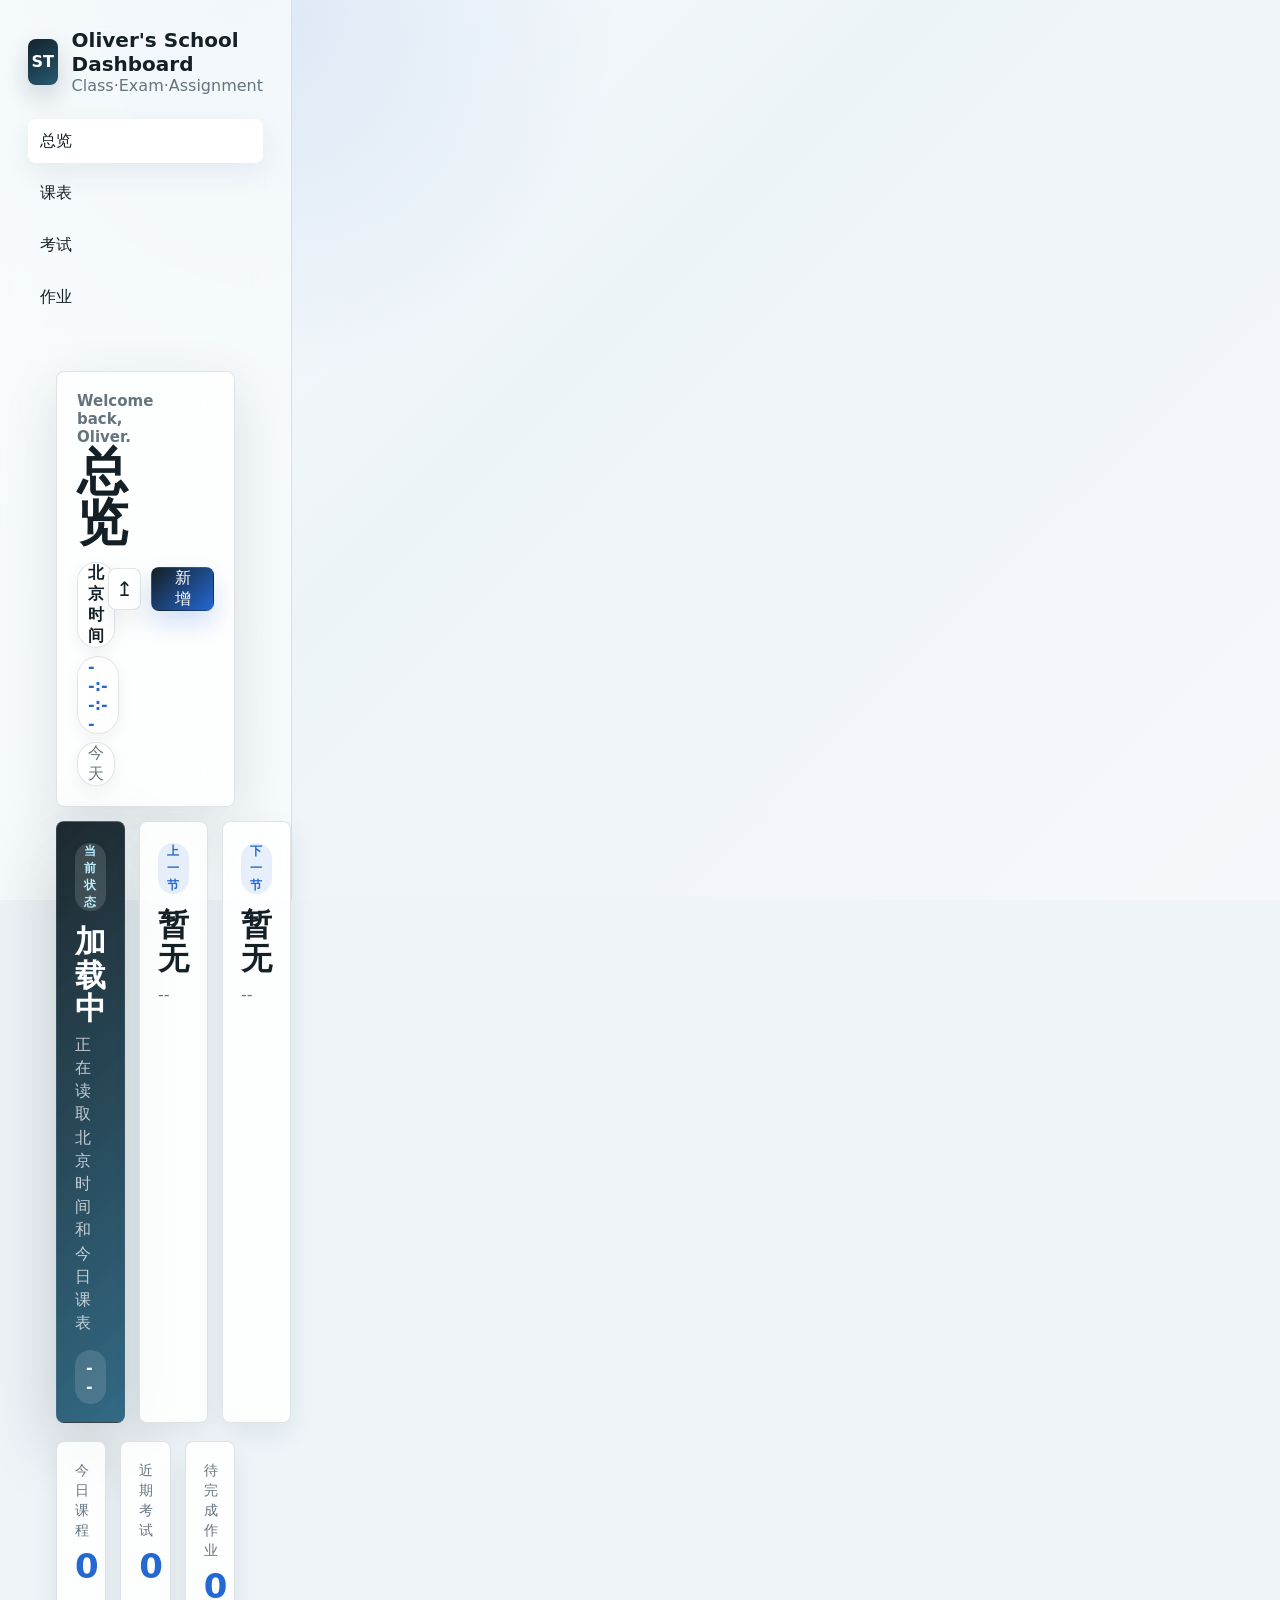
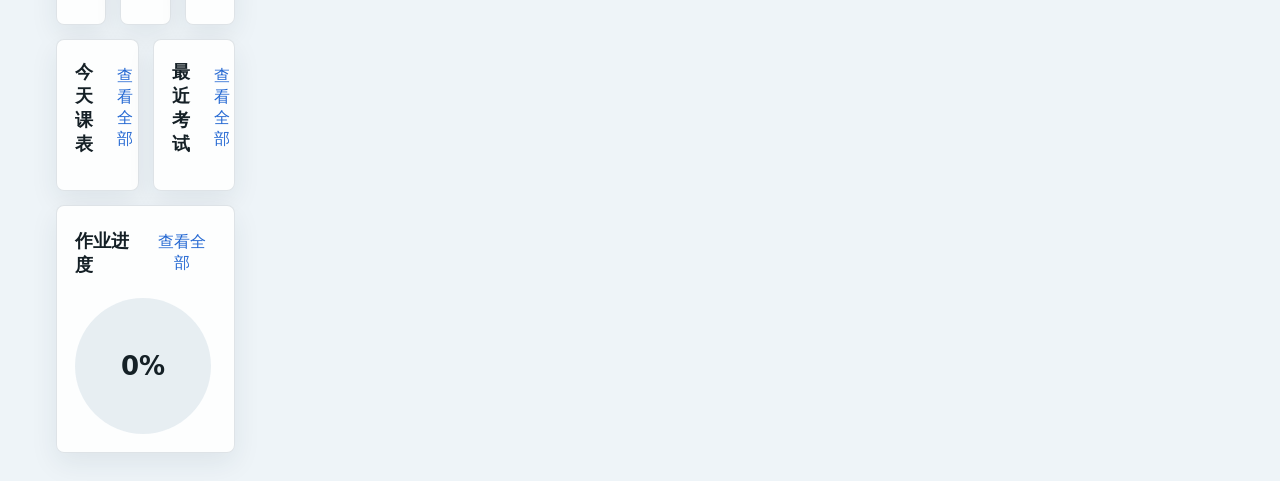
<file: School-Terminal/index.html>
<!doctype html>
<html lang="zh-CN">
  <head>
    <meta charset="utf-8" />
    <meta name="viewport" content="width=device-width, initial-scale=1, viewport-fit=cover" />
    <meta name="theme-color" content="#eef4f8" />
    <title>Oliver's School Dashboard</title>
    <link rel="manifest" href="./manifest.webmanifest" />
    <link rel="stylesheet" href="./styles.css?v=2" />
  </head>
  <body>
    <main class="shell">
      <aside class="sidebar" aria-label="学习终端导航">
        <div class="brand">
          <div class="brand-mark">ST</div>
          <div>
            <h1>Oliver's School Dashboard</h1>
            <p>Class·Exam·Assignment</p>
          </div>
        </div>

        <nav class="nav" aria-label="视图">
          <button class="nav-item is-active" data-view="dashboard" type="button">总览</button>
          <button class="nav-item" data-view="timetable" type="button">课表</button>
          <button class="nav-item" data-view="exams" type="button">考试</button>
          <button class="nav-item" data-view="tasks" type="button">作业</button>
        </nav>

      <section class="workspace">
        <header class="topbar">
          <div class="topbar-main">
            <p class="greeting" id="greetingLabel">Welcome back, Oliver.</p>
            <h2 id="viewTitle">总览</h2>
            <div class="date-strip" aria-label="北京时间">
              <strong id="beijingDate">北京时间</strong>
              <span id="beijingTime">--:--:--</span>
              <span id="todayLabel">今天</span>
            </div>
          </div>
          <div class="topbar-actions">
            <button class="icon-button" id="importData" type="button" title="导入数据" aria-label="导入数据">↥</button>
            <button class="primary-button" id="quickAdd" type="button">新增</button>
          </div>
        </header>

        <section class="now-panel" aria-label="当前课程状态">
          <article class="now-card primary-status">
            <span class="status-label" id="statusLabel">当前状态</span>
            <strong id="currentCourse">加载中</strong>
            <p id="currentCourseMeta">正在读取北京时间和今日课表</p>
            <div class="countdown" id="countdownLabel">--</div>
          </article>
          <article class="now-card">
            <span class="status-label">上一节</span>
            <strong id="previousCourse">暂无</strong>
            <p id="previousCourseMeta">--</p>
          </article>
          <article class="now-card">
            <span class="status-label">下一节</span>
            <strong id="nextCourse">暂无</strong>
            <p id="nextCourseMeta">--</p>
          </article>
        </section>

        <section class="view is-visible" id="dashboardView" aria-labelledby="viewTitle">
          <div class="metrics">
            <article class="metric">
              <span>今日课程</span>
              <strong id="metricClasses">0</strong>
            </article>
            <article class="metric">
              <span>近期考试</span>
              <strong id="metricExams">0</strong>
            </article>
            <article class="metric">
              <span>待完成作业</span>
              <strong id="metricTasks">0</strong>
            </article>
          </div>

          <div class="dashboard-grid">
            <section class="panel">
              <div class="panel-header">
                <h3>今天课表</h3>
                <button class="text-button" data-view-shortcut="timetable" type="button">查看全部</button>
              </div>
              <div class="stack" id="todaySchedule"></div>
            </section>

            <section class="panel">
              <div class="panel-header">
                <h3>最近考试</h3>
                <button class="text-button" data-view-shortcut="exams" type="button">查看全部</button>
              </div>
              <div class="stack" id="upcomingExams"></div>
            </section>

            <section class="panel wide">
              <div class="panel-header">
                <h3>作业进度</h3>
                <button class="text-button" data-view-shortcut="tasks" type="button">查看全部</button>
              </div>
              <div class="progress-row">
                <div class="progress-ring" id="progressRing" aria-label="作业完成率">0%</div>
                <div class="stack" id="taskPreview"></div>
              </div>
            </section>
          </div>
        </section>

        <section class="view" id="timetableView">
          <div class="section-tools">
            <div class="segmented" id="dayTabs" aria-label="星期筛选"></div>
            <button class="secondary-button" data-add="class" type="button">新增课程</button>
          </div>
          <div class="timetable" id="timetableGrid"></div>
        </section>

        <section class="view" id="examsView">
          <div class="section-tools">
            <div class="search-wrap">
              <span>⌕</span>
              <input id="examSearch" type="search" placeholder="搜索科目或地点" />
            </div>
            <button class="secondary-button" data-add="exam" type="button">新增考试</button>
          </div>
          <div class="list" id="examList"></div>
        </section>

        <section class="view" id="tasksView">
          <div class="section-tools">
            <div class="segmented" id="taskFilters" aria-label="作业筛选">
              <button class="is-active" data-task-filter="open" type="button">进行中</button>
              <button data-task-filter="all" type="button">全部</button>
              <button data-task-filter="done" type="button">已完成</button>
            </div>
            <button class="secondary-button" data-add="task" type="button">新增作业</button>
          </div>
          <div class="list" id="taskList"></div>
        </section>
      </section>
    </main>

    <dialog class="modal" id="entryModal">
      <form method="dialog" id="entryForm">
        <header class="modal-header">
          <h3 id="modalTitle">新增</h3>
          <button class="icon-button" value="cancel" type="submit" aria-label="关闭">×</button>
        </header>

        <label>
          类型
          <select id="entryType">
            <option value="class">课程</option>
            <option value="exam">考试</option>
            <option value="task">作业</option>
          </select>
        </label>

        <div class="form-grid">
          <label>
            科目
            <input id="subject" required placeholder="例如 Mathematics" />
          </label>
          <label>
            地点
            <input id="location" placeholder="教室 / 考场 / 线上" />
          </label>
          <label class="class-only">
            星期
            <select id="day">
              <option value="1">周一</option>
              <option value="2">周二</option>
              <option value="3">周三</option>
              <option value="4">周四</option>
              <option value="5">周五</option>
              <option value="6">周六</option>
              <option value="0">周日</option>
            </select>
          </label>
          <label class="class-only">
            时间
            <input id="time" placeholder="08:30-09:20" />
          </label>
          <label class="dated-only">
            日期
            <input id="date" type="date" />
          </label>
          <label class="dated-only">
            截止/开始时间
            <input id="dueTime" type="time" />
          </label>
          <label class="task-only">
            进度
            <input id="progress" type="range" min="0" max="100" step="5" value="0" />
          </label>
        </div>

        <label>
          备注
          <textarea id="notes" rows="4" placeholder="范围、要求、复习重点等"></textarea>
        </label>

        <footer class="modal-actions">
          <button class="danger-button" id="deleteEntry" type="button">删除</button>
          <div>
            <button class="secondary-button" value="cancel" type="submit">取消</button>
            <button class="primary-button" id="saveEntry" value="default" type="submit">保存</button>
          </div>
        </footer>
      </form>
    </dialog>

    <input class="hidden-file" id="fileInput" type="file" accept="application/json" />
    <script src="./app.js?v=3"></script>
  </body>
</html>
</file>
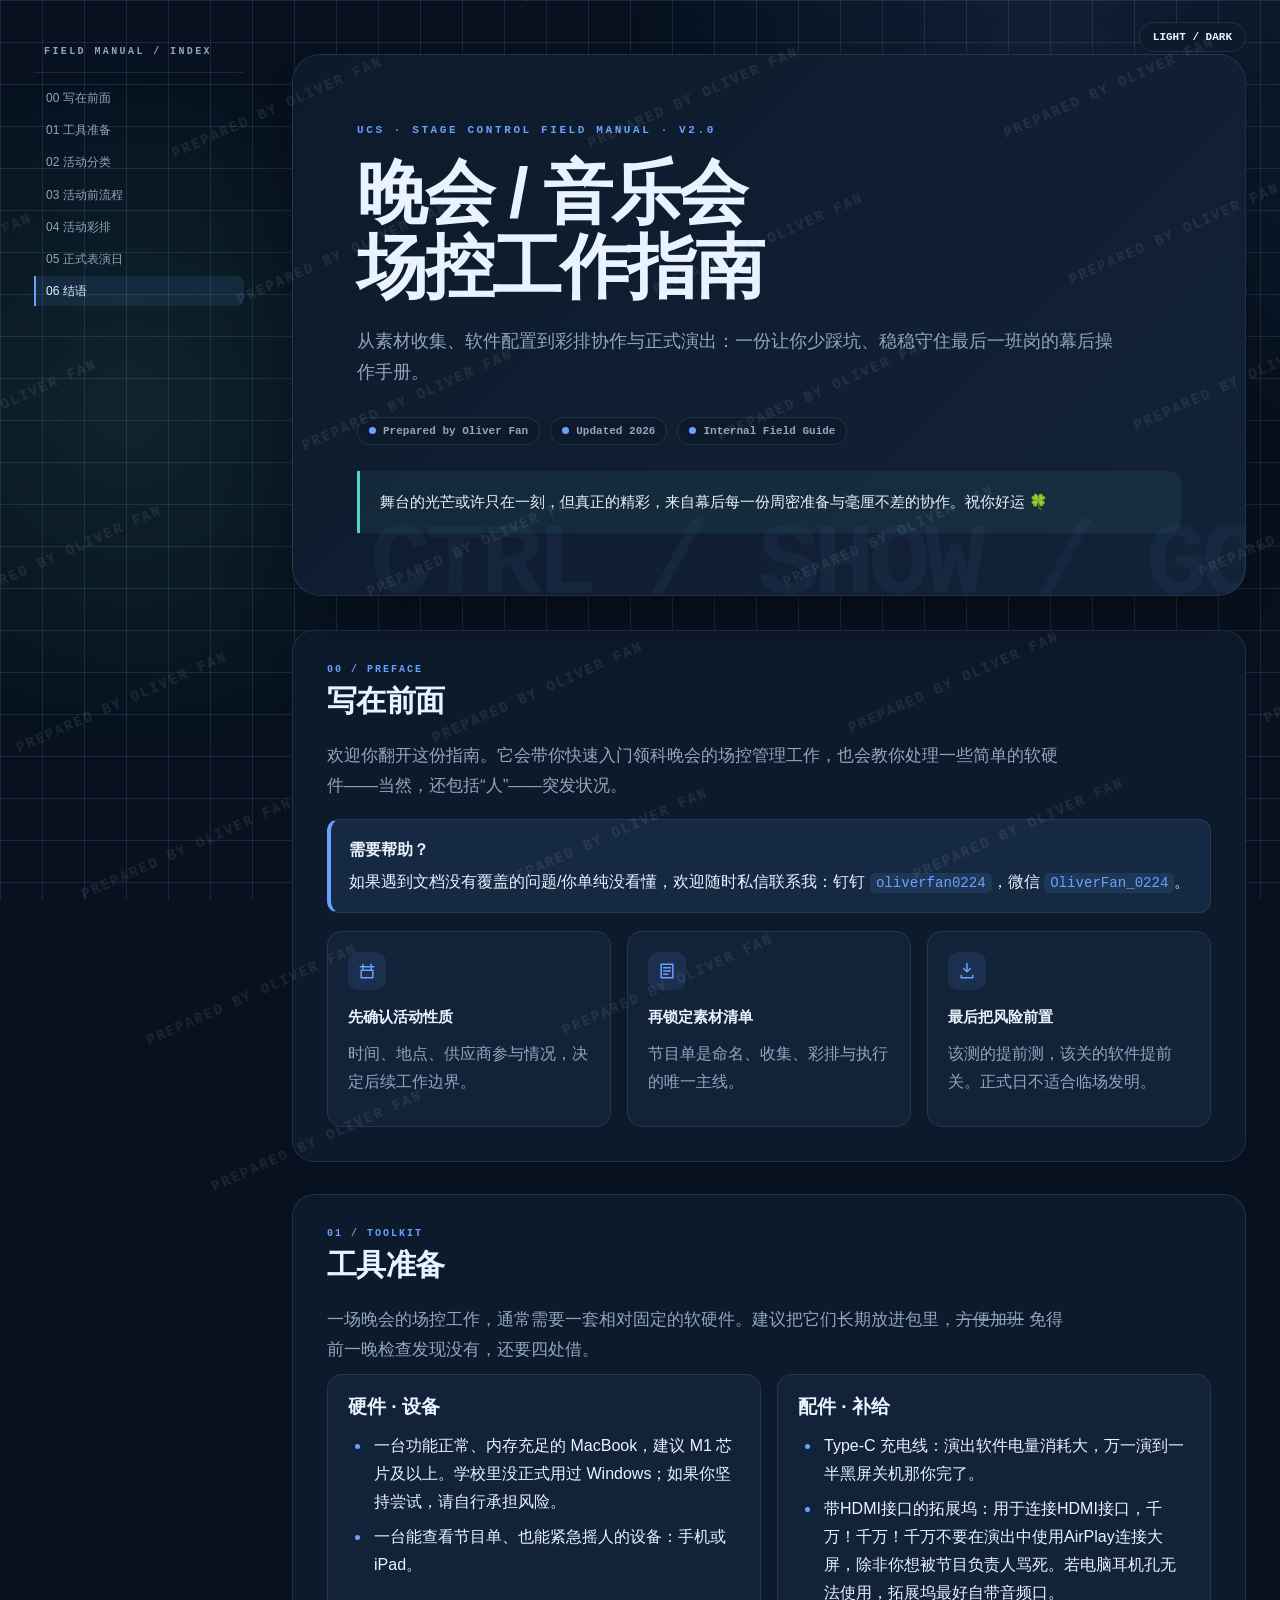
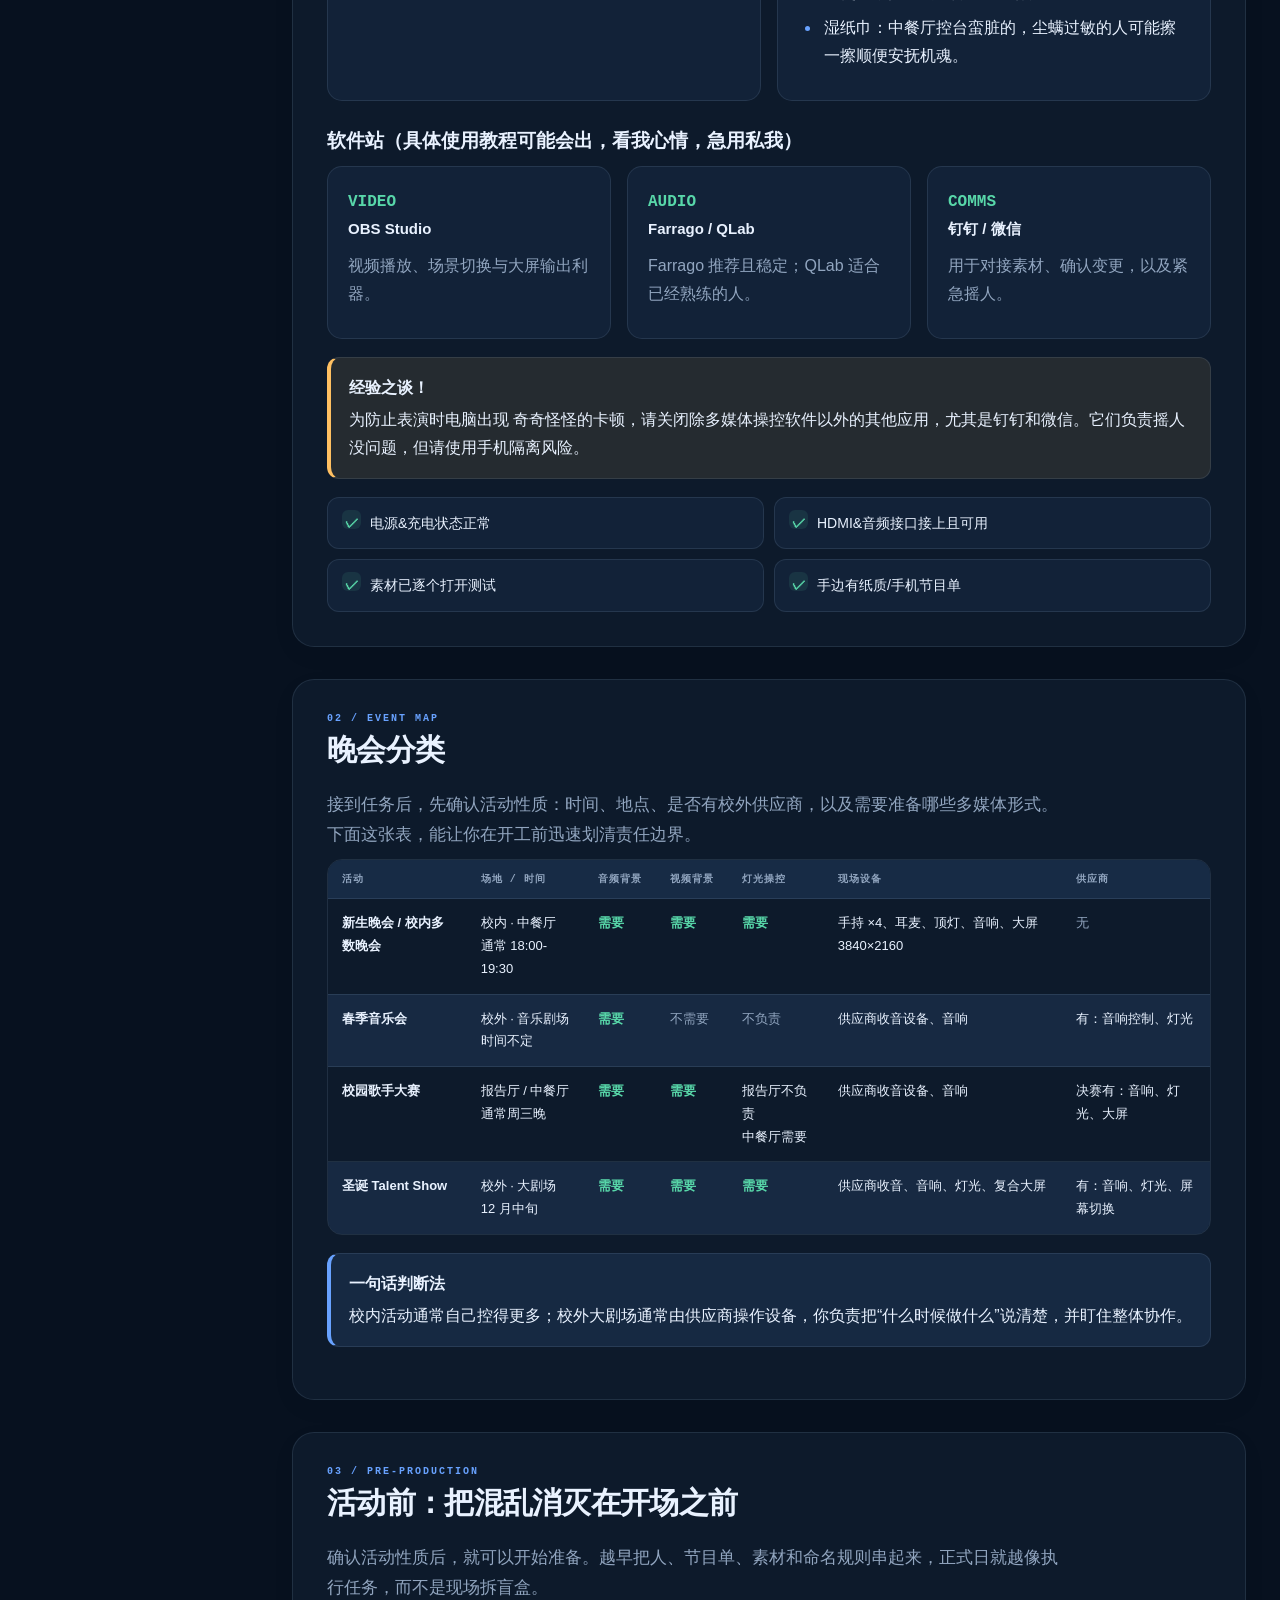
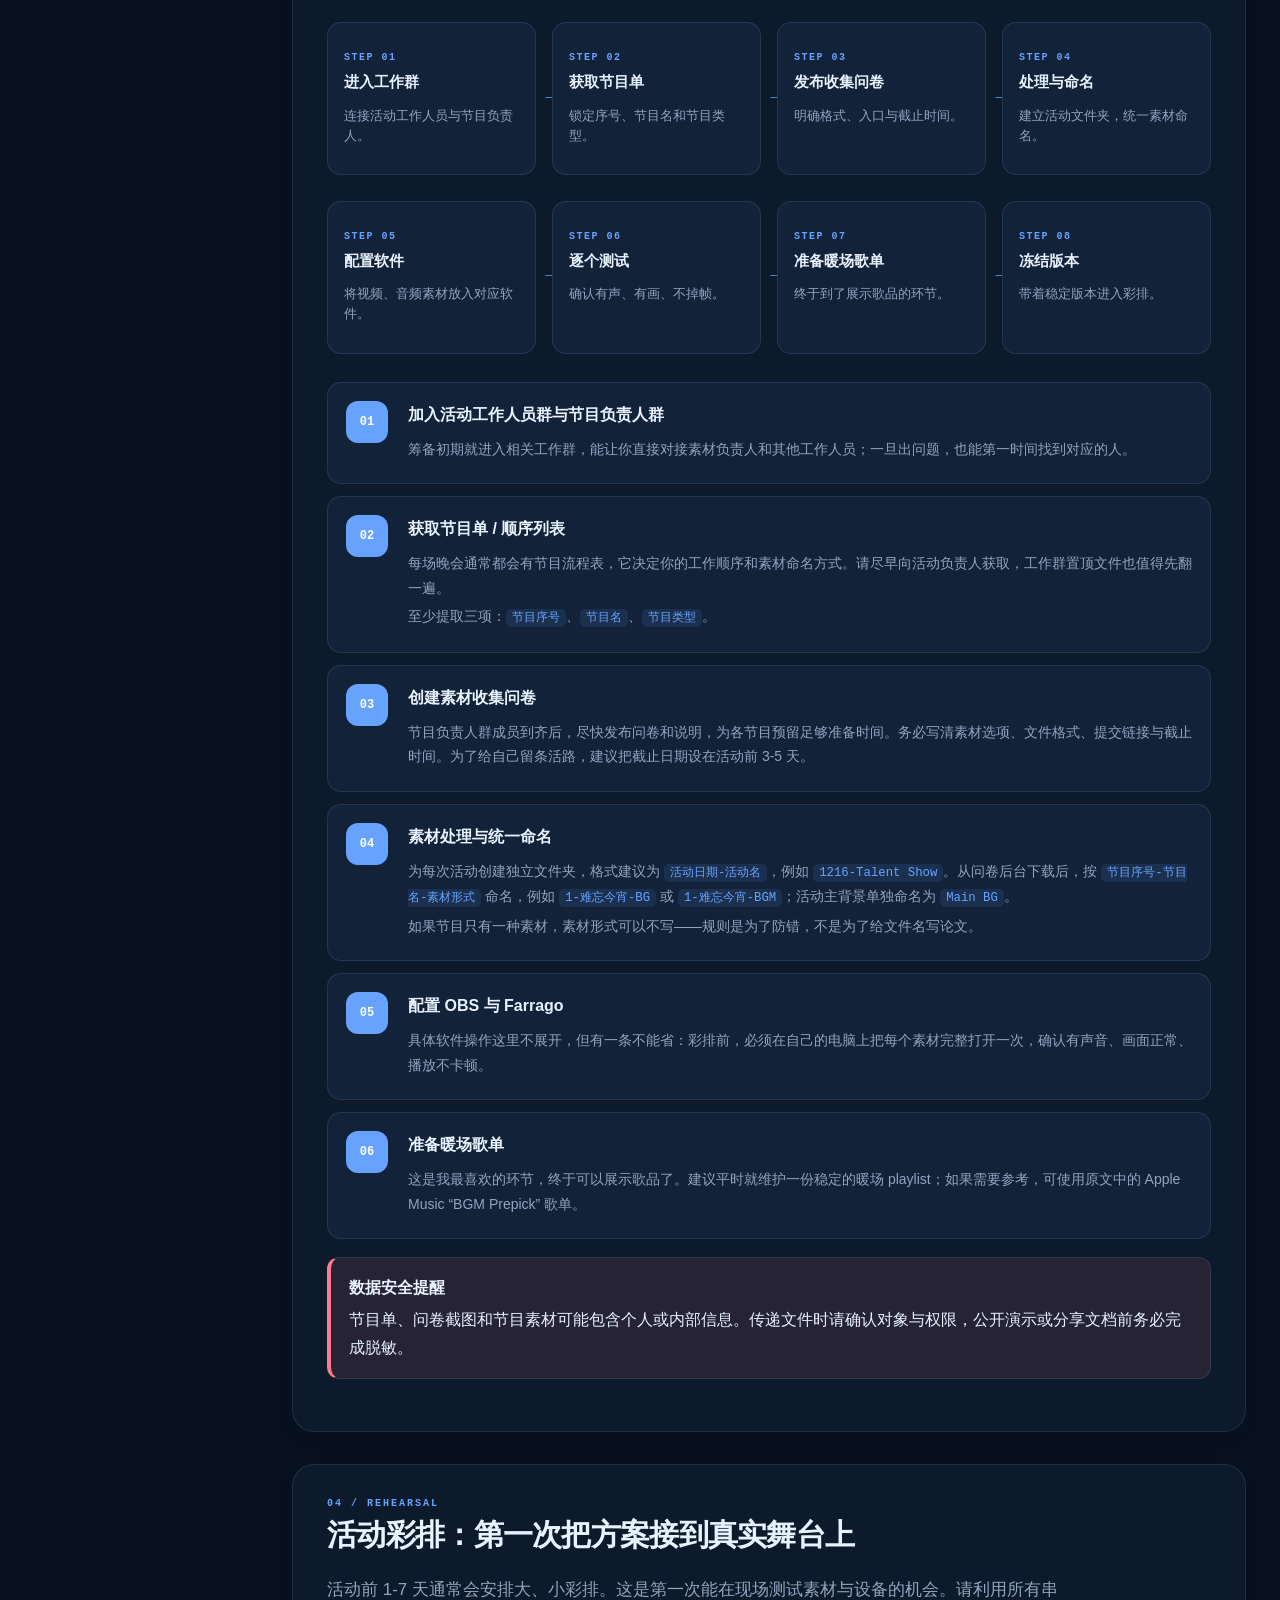
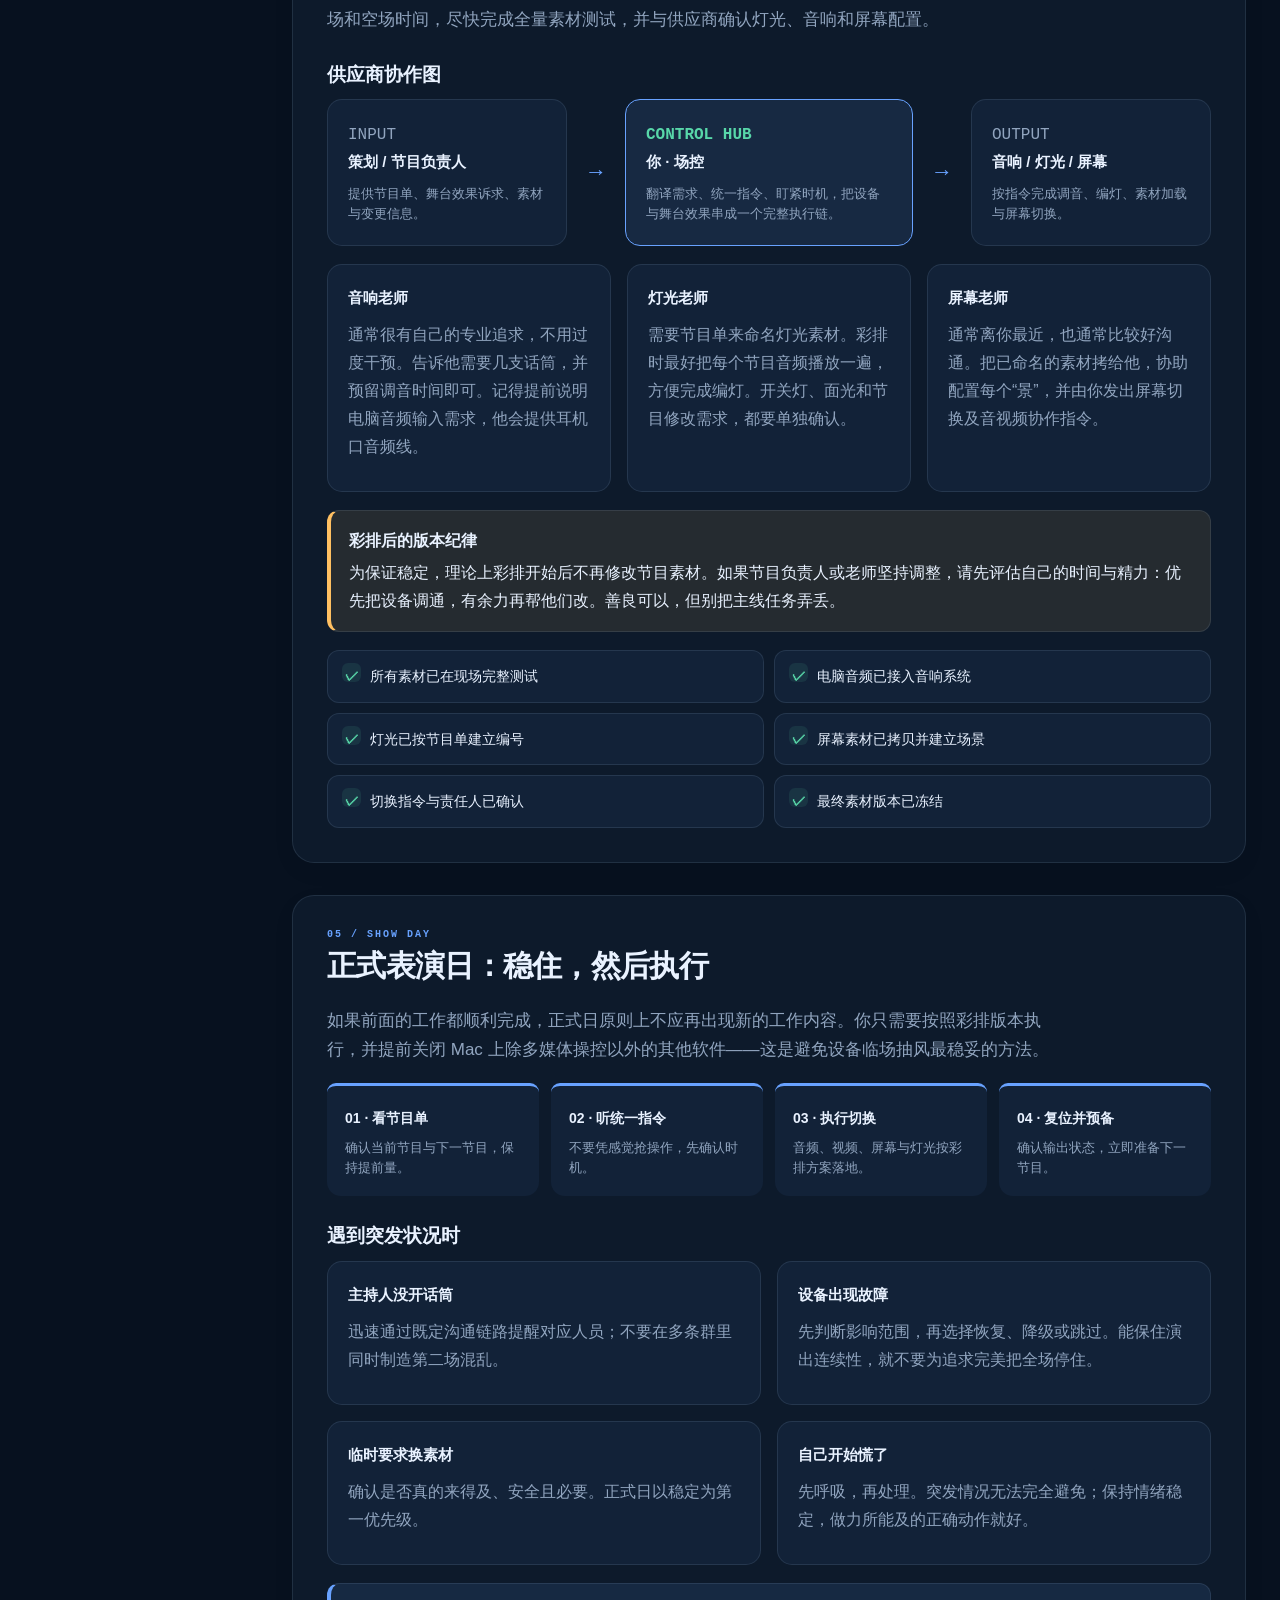
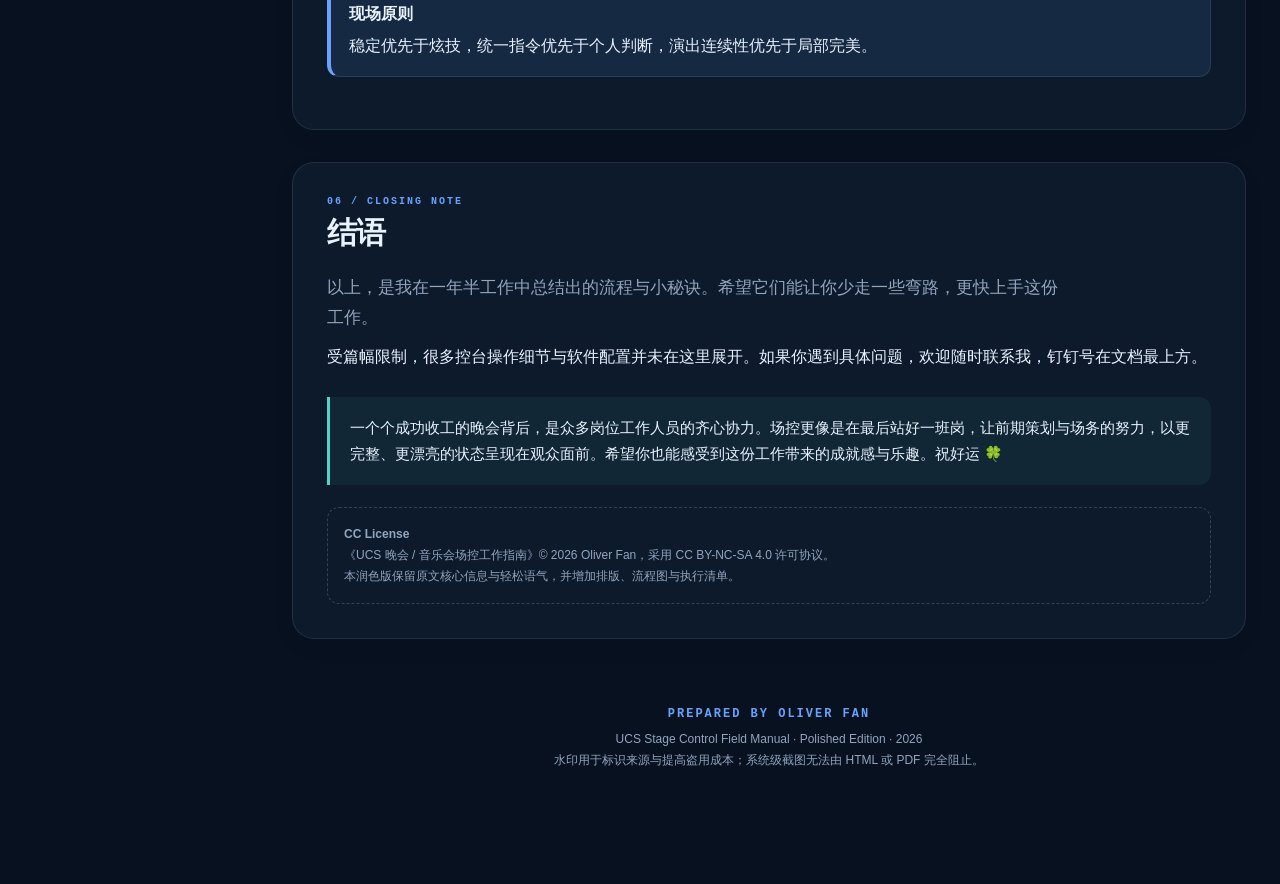
<file: stage-management/tutorial-booklet/index.html>
<!doctype html>
<html lang="zh-CN" data-theme="dark">
<head>
  <meta charset="utf-8">
  <meta name="viewport" content="width=device-width, initial-scale=1">
  <meta name="author" content="Oliver Fan">
  <meta name="description" content="UCS 晚会/音乐会场控工作指南，润色与可视化版本。">
  <title>UCS 晚会 / 音乐会场控工作指南 · Oliver Fan</title>
  <style>
    :root {
      --bg:#f5f7fb; --surface:#ffffff; --surface2:#edf2f8; --surface3:#e6edf6;
      --border:rgba(17,34,58,.12); --border-hi:rgba(17,34,58,.22);
      --text:#14243a; --dim:#617087; --blue:#155eef; --blue2:#0ea5a8;
      --green:#0b8f68; --amber:#b86408; --red:#c63b48;
      --blue-dim:rgba(21,94,239,.09); --green-dim:rgba(11,143,104,.09);
      --amber-dim:rgba(184,100,8,.10); --red-dim:rgba(198,59,72,.09);
      --shadow:0 18px 50px rgba(24,45,75,.10);
      --sans:"SF Pro Display","PingFang SC","Hiragino Sans GB","Microsoft YaHei",sans-serif;
      --mono:"SFMono-Regular","JetBrains Mono","Menlo","PingFang SC",monospace;
    }
    [data-theme="dark"] {
      --bg:#07111f; --surface:#0d1a2b; --surface2:#122238; --surface3:#172b45;
      --border:rgba(164,190,225,.13); --border-hi:rgba(164,190,225,.25);
      --text:#e9f2ff; --dim:#91a5bf; --blue:#68a2ff; --blue2:#54d2c8;
      --green:#58d7a9; --amber:#ffc062; --red:#ff7b89;
      --blue-dim:rgba(104,162,255,.11); --green-dim:rgba(88,215,169,.10);
      --amber-dim:rgba(255,192,98,.10); --red-dim:rgba(255,123,137,.10);
      --shadow:0 22px 60px rgba(0,0,0,.30);
    }
    *{box-sizing:border-box}
    html{scroll-behavior:smooth}
    body{margin:0;background:var(--bg);color:var(--text);font-family:var(--sans);line-height:1.75;overflow-wrap:break-word;
      background-image:linear-gradient(var(--border) 1px,transparent 1px),linear-gradient(90deg,var(--border) 1px,transparent 1px);
      background-size:42px 42px;background-attachment:fixed}
    body::before{content:"";position:fixed;inset:0;pointer-events:none;z-index:-1;background:
      radial-gradient(circle at 82% 8%,var(--blue-dim),transparent 32%),radial-gradient(circle at 10% 45%,var(--green-dim),transparent 28%)}
    a{color:var(--blue);text-decoration-thickness:1px;text-underline-offset:3px}
    .watermark{position:fixed;inset:-10%;z-index:9999;pointer-events:none;display:grid;grid-template-columns:repeat(4,1fr);grid-auto-rows:160px;
      transform:rotate(-24deg);opacity:.085;color:var(--text);font:700 14px/1 var(--mono);letter-spacing:2px;text-transform:uppercase;overflow:hidden}
    .watermark span{display:grid;place-items:center;white-space:nowrap}
    .shell{max-width:1370px;margin:auto;padding:0 34px 80px;display:grid;grid-template-columns:210px minmax(0,1fr);gap:48px}
    .toc{position:sticky;top:22px;align-self:start;max-height:calc(100vh - 44px);overflow:auto;padding:24px 0;z-index:20}
    .toc-title{font:700 10px/1.2 var(--mono);letter-spacing:2.4px;color:var(--dim);padding:0 10px 14px;border-bottom:1px solid var(--border);margin-bottom:10px}
    .toc a{display:block;padding:7px 10px;margin:2px 0;border-left:2px solid transparent;border-radius:0 7px 7px 0;color:var(--dim);text-decoration:none;font-size:12px;line-height:1.35}
    .toc a:hover,.toc a.active{color:var(--text);background:var(--blue-dim);border-left-color:var(--blue)}
    .main{min-width:0}
    .topbar{display:flex;justify-content:flex-end;padding:22px 0 2px;position:relative;z-index:50}
    .theme{border:1px solid var(--border);background:var(--surface);color:var(--text);border-radius:999px;padding:8px 13px;font:600 11px var(--mono);cursor:pointer}
    .hero{position:relative;overflow:hidden;margin:0 0 34px;padding:70px 64px 62px;background:linear-gradient(135deg,var(--surface),var(--surface2));border:1px solid var(--border);border-radius:28px;box-shadow:var(--shadow)}
    .hero::after{content:"CTRL / SHOW / GO";position:absolute;right:-12px;bottom:-22px;font:800 clamp(48px,8vw,104px)/1 var(--mono);letter-spacing:-6px;color:var(--blue);opacity:.055;white-space:nowrap}
    .eyebrow{font:700 11px/1 var(--mono);letter-spacing:2.6px;color:var(--blue);text-transform:uppercase;margin-bottom:20px}
    h1{margin:0;max-width:850px;font-size:clamp(38px,5.5vw,72px);line-height:1.05;letter-spacing:-2.5px}
    .hero-sub{margin:22px 0 0;max-width:760px;color:var(--dim);font-size:18px}
    .hero-meta{display:flex;flex-wrap:wrap;gap:10px;margin-top:28px}
    .chip{display:inline-flex;align-items:center;gap:7px;border:1px solid var(--border);background:var(--surface);border-radius:999px;padding:7px 11px;font:600 11px var(--mono);color:var(--dim)}
    .chip::before{content:"";width:7px;height:7px;border-radius:50%;background:var(--blue)}
    .quote{margin:26px 0 0;padding:18px 20px;border-left:3px solid var(--blue2);background:rgba(84,210,200,.07);border-radius:0 12px 12px 0;color:var(--text);font-size:15px}
    section{scroll-margin-top:28px;margin:32px 0;padding:34px;background:var(--surface);border:1px solid var(--border);border-radius:22px;box-shadow:0 8px 24px rgba(0,0,0,.045)}
    .sec-kicker{font:700 10px/1 var(--mono);letter-spacing:2px;color:var(--blue);text-transform:uppercase}
    h2{margin:8px 0 22px;font-size:30px;line-height:1.2;letter-spacing:-.7px}
    h3{margin:28px 0 12px;font-size:19px;line-height:1.3}
    h4{margin:0 0 8px;font-size:15px}
    p{margin:10px 0;color:var(--text)} .muted{color:var(--dim)}
    .lead{font-size:17px;color:var(--dim);max-width:78ch}
    .grid{display:grid;grid-template-columns:repeat(2,minmax(0,1fr));gap:16px}.grid>*{min-width:0}
    .grid.three{grid-template-columns:repeat(3,minmax(0,1fr))}
    .card{padding:20px;border:1px solid var(--border);background:var(--surface2);border-radius:15px}
    .card-icon{display:grid;place-items:center;width:38px;height:38px;border-radius:11px;background:var(--blue-dim);color:var(--blue);margin-bottom:14px}
    .card-icon svg{width:20px;height:20px;fill:none;stroke:currentColor;stroke-width:1.8;stroke-linecap:round;stroke-linejoin:round}
    ul,ol{margin:10px 0;padding-left:1.45em}li{margin:7px 0;padding-left:.18em}li::marker{color:var(--blue)}
    code,.mono{font-family:var(--mono)} code{font-size:.88em;color:var(--blue);background:var(--blue-dim);padding:2px 6px;border-radius:5px}
    .callout{margin:18px 0;padding:16px 18px;border-radius:12px;border:1px solid var(--border);border-left:4px solid var(--blue);background:var(--blue-dim)}
    .callout.warn{border-left-color:var(--amber);background:var(--amber-dim)}
    .callout.danger{border-left-color:var(--red);background:var(--red-dim)}
    .callout strong{display:block;margin-bottom:4px}
    .table-wrap{overflow:auto;border:1px solid var(--border);border-radius:15px}
    table{width:100%;border-collapse:collapse;font-size:13px;min-width:780px}
    th{background:var(--surface3);padding:12px 14px;text-align:left;font:700 10px var(--mono);letter-spacing:1px;color:var(--dim);white-space:nowrap}
    td{padding:13px 14px;border-top:1px solid var(--border);vertical-align:top}tbody tr:nth-child(even){background:var(--blue-dim)}
    .yes{color:var(--green);font-weight:700}.no{color:var(--dim)}
    .steps{counter-reset:step;display:grid;gap:12px}
    .step{counter-increment:step;display:grid;grid-template-columns:46px 1fr;gap:16px;align-items:start;padding:18px;border:1px solid var(--border);border-radius:14px;background:var(--surface2)}
    .step::before{content:counter(step,decimal-leading-zero);display:grid;place-items:center;width:42px;height:42px;border-radius:12px;background:var(--blue);color:white;font:800 12px var(--mono)}
    .step p{color:var(--dim);font-size:14px;margin:4px 0}.step h4{font-size:16px}
    .flow{display:grid;grid-template-columns:repeat(4,minmax(0,1fr));gap:26px 16px;margin-top:20px}
    .flow-item{position:relative;padding:18px 16px;border:1px solid var(--border);background:var(--surface2);border-radius:14px;min-height:118px}
    .flow-item:not(:nth-child(4n))::after{content:"→";position:absolute;right:-21px;top:42%;color:var(--blue);font:800 18px var(--mono)}
    .flow-n{font:800 10px var(--mono);color:var(--blue);letter-spacing:1.5px}.flow-item p{font-size:13px;color:var(--dim);line-height:1.55}
    .roles{display:grid;grid-template-columns:1fr 42px 1.2fr 42px 1fr;align-items:stretch;gap:8px}
    .role-arrow{display:grid;place-items:center;color:var(--blue);font-size:22px}.role{padding:20px;border:1px solid var(--border);background:var(--surface2);border-radius:15px}
    .role small{display:block;color:var(--dim);margin-top:8px;line-height:1.55}
    .checklist{display:grid;grid-template-columns:repeat(2,minmax(0,1fr));gap:10px;margin-top:15px}
    .check{padding:13px 14px 13px 42px;position:relative;background:var(--surface2);border:1px solid var(--border);border-radius:12px;font-size:14px}
    .check::before{content:"✓";position:absolute;left:14px;top:12px;width:19px;height:19px;display:grid;place-items:center;border-radius:6px;background:var(--green-dim);color:var(--green);font-weight:800}
    .showloop{display:grid;grid-template-columns:repeat(4,1fr);gap:12px;margin:18px 0}
    .loop{padding:18px;border-top:3px solid var(--blue);background:var(--surface2);border-radius:9px 9px 14px 14px}.loop b{font-size:14px}.loop small{display:block;color:var(--dim);margin-top:6px;line-height:1.5}
    .footer{text-align:center;color:var(--dim);padding:36px 20px;font-size:12px}.footer .sig{font:800 12px var(--mono);letter-spacing:2px;color:var(--blue);margin-bottom:8px}
    .license{margin-top:22px;padding:16px;border:1px dashed var(--border-hi);border-radius:12px;color:var(--dim);font-size:12px}
    @media(max-width:1040px){.shell{grid-template-columns:1fr;padding:0 22px 60px}.toc{position:sticky;top:0;display:flex;gap:4px;max-height:none;overflow-x:auto;background:var(--bg);border-bottom:1px solid var(--border);padding:10px 0;z-index:100}.toc-title{display:none}.toc a{white-space:nowrap;border-left:0;border-bottom:2px solid transparent;border-radius:6px}.toc a.active{border-left:0;border-bottom-color:var(--blue)}.hero{padding:52px 38px}.grid.three{grid-template-columns:1fr 1fr}.flow{grid-template-columns:repeat(2,1fr)}.flow-item:not(:nth-child(4n))::after{display:none}}
    @media(max-width:700px){.shell{padding:0 14px 44px}.hero{padding:42px 24px;border-radius:19px}.hero-sub{font-size:16px}section{padding:23px;border-radius:17px}.grid,.grid.three,.checklist,.showloop{grid-template-columns:1fr}.roles{grid-template-columns:1fr}.role-arrow{transform:rotate(90deg)}.flow{grid-template-columns:1fr}.watermark{grid-template-columns:repeat(2,1fr)}h2{font-size:25px}}
    @media print{
      :root,[data-theme="dark"]{--bg:#fff;--surface:#fff;--surface2:#f5f8fc;--surface3:#edf2f8;--border:rgba(17,34,58,.14);--border-hi:rgba(17,34,58,.23);--text:#14243a;--dim:#5a6b82;--blue:#155eef;--blue2:#0b8f92;--green:#087b58;--amber:#a45604;--red:#b53240;--blue-dim:rgba(21,94,239,.07);--green-dim:rgba(11,143,104,.07);--amber-dim:rgba(184,100,8,.08);--red-dim:rgba(198,59,72,.07);--shadow:none}
      @page{size:A4;margin:14mm 12mm 15mm}
      body{background:#fff;background-image:none;font-size:10pt;-webkit-print-color-adjust:exact;print-color-adjust:exact}
      .shell{display:block;max-width:none;padding:0}.toc,.topbar{display:none}.main{width:100%}
      .hero{min-height:255mm;margin:0;padding:40mm 17mm 20mm;border-radius:0;border:0;box-shadow:none;page-break-after:always;display:flex;flex-direction:column;justify-content:center;background:linear-gradient(145deg,#f8fbff,#eaf1fb)}
      h1{font-size:37pt;letter-spacing:-1.8pt}.hero-sub{font-size:13pt}.hero-meta{margin-top:18px}.quote{margin-top:24px}
      section{box-shadow:none;border-radius:12px;padding:20px;margin:0 0 9mm;break-inside:auto;page-break-inside:auto}
      section>h2,.sec-kicker{break-after:avoid}.card,.step,.callout,.table-wrap,.role,.flow-item,.loop,.check{break-inside:avoid}
      .grid{gap:10px}.grid.three{grid-template-columns:repeat(3,1fr)}.flow{grid-template-columns:repeat(4,1fr);gap:12px}.flow-item:not(:nth-child(4n))::after{right:-10px}.roles{grid-template-columns:1fr 28px 1.2fr 28px 1fr}.showloop{grid-template-columns:repeat(4,1fr)}
      .watermark{opacity:.07;grid-template-columns:repeat(3,1fr);grid-auto-rows:135px;font-size:10px}.theme{display:none}
      .footer{padding:15mm 0 4mm}.license{break-inside:avoid}
      a{color:inherit;text-decoration:none}
    }
  </style>
</head>
<body>
  <div class="watermark" aria-hidden="true"></div>
  <div class="shell">
    <nav class="toc" id="toc" aria-label="目录">
      <div class="toc-title">FIELD MANUAL / INDEX</div>
      <a href="#intro">00 写在前面</a><a href="#toolkit">01 工具准备</a><a href="#types">02 活动分类</a>
      <a href="#workflow">03 活动前流程</a><a href="#rehearsal">04 活动彩排</a><a href="#showday">05 正式表演日</a><a href="#closing">06 结语</a>
    </nav>
    <main class="main">
      <div class="topbar"><button class="theme" type="button" onclick="toggleTheme()">LIGHT / DARK</button></div>
      <header class="hero">
        <div class="eyebrow">UCS · STAGE CONTROL FIELD MANUAL · V2.0</div>
        <h1>晚会 / 音乐会<br>场控工作指南</h1>
        <p class="hero-sub">从素材收集、软件配置到彩排协作与正式演出：一份让你少踩坑、稳稳守住最后一班岗的幕后操作手册。</p>
        <div class="hero-meta"><span class="chip">Prepared by Oliver Fan</span><span class="chip">Updated 2026</span><span class="chip">Internal Field Guide</span></div>
        <blockquote class="quote">舞台的光芒或许只在一刻，但真正的精彩，来自幕后每一份周密准备与毫厘不差的协作。祝你好运 🍀</blockquote>
      </header>

      <section id="intro">
        <div class="sec-kicker">00 / PREFACE</div><h2>写在前面</h2>
        <p class="lead">欢迎你翻开这份指南。它会带你快速入门领科晚会的场控管理工作，也会教你处理一些简单的软硬件——当然，还包括“人”——突发状况。</p>
        <div class="callout"><strong>需要帮助？</strong>如果遇到文档没有覆盖的问题/你单纯没看懂，欢迎随时私信联系我：钉钉 <code>oliverfan0224</code>，微信 <code>OliverFan_0224</code>。</div>
        <div class="grid three">
          <div class="card"><div class="card-icon"><svg viewBox="0 0 24 24"><path d="M4 7h16M7 4v6M17 4v6M5 11h14v9H5z"/></svg></div><h4>先确认活动性质</h4><p class="muted">时间、地点、供应商参与情况，决定后续工作边界。</p></div>
          <div class="card"><div class="card-icon"><svg viewBox="0 0 24 24"><path d="M5 4h14v16H5zM8 8h8M8 12h8M8 16h5"/></svg></div><h4>再锁定素材清单</h4><p class="muted">节目单是命名、收集、彩排与执行的唯一主线。</p></div>
          <div class="card"><div class="card-icon"><svg viewBox="0 0 24 24"><path d="M12 3v10M8 9l4 4 4-4M5 17v3h14v-3"/></svg></div><h4>最后把风险前置</h4><p class="muted">该测的提前测，该关的软件提前关。正式日不适合临场发明。</p></div>
        </div>
      </section>

      <section id="toolkit">
        <div class="sec-kicker">01 / TOOLKIT</div><h2>工具准备</h2>
        <p class="lead">一场晚会的场控工作，通常需要一套相对固定的软硬件。建议把它们长期放进包里，<del>方便加班</del> 免得前一晚检查发现没有，还要四处借。</p>
        <div class="grid">
          <div class="card"><h3 style="margin-top:0">硬件 · 设备</h3><ul><li>一台功能正常、内存充足的 MacBook，建议 M1 芯片及以上。学校里没正式用过 Windows；如果你坚持尝试，请自行承担风险。</li><li>一台能查看节目单、也能紧急摇人的设备：手机或 iPad。</li></ul></div>
          <div class="card"><h3 style="margin-top:0">配件 · 补给</h3><ul><li>Type-C 充电线：演出软件电量消耗大，万一演到一半黑屏关机那你完了。</li><li>带HDMI接口的拓展坞：用于连接HDMI接口，千万！千万！千万不要在演出中使用AirPlay连接大屏，除非你想被节目负责人骂死。若电脑耳机孔无法使用，拓展坞最好自带音频口。</li><li>湿纸巾：中餐厅控台蛮脏的，尘螨过敏的人可能擦一擦顺便安抚机魂。</li></ul></div>
        </div>
        <h3>软件站（具体使用教程可能会出，看我心情，急用私我）</h3>
        <div class="grid three">
          <div class="card"><span class="mono yes">VIDEO</span><h4>OBS Studio</h4><p class="muted">视频播放、场景切换与大屏输出利器。</p></div>
          <div class="card"><span class="mono yes">AUDIO</span><h4>Farrago / QLab</h4><p class="muted">Farrago 推荐且稳定；QLab 适合已经熟练的人。</p></div>
          <div class="card"><span class="mono yes">COMMS</span><h4>钉钉 / 微信</h4><p class="muted">用于对接素材、确认变更，以及紧急摇人。</p></div>
        </div>
        <div class="callout warn"><strong>经验之谈！</strong>为防止表演时电脑出现 <bold>奇奇怪怪的卡顿<bold>，请关闭除多媒体操控软件以外的其他应用，尤其是<bold>钉钉和微信<bold>。它们负责摇人没问题，但请使用手机隔离风险。</div>
        <div class="checklist"><div class="check">电源&充电状态正常</div><div class="check">HDMI&音频接口接上且可用</div><div class="check">素材已逐个打开测试</div><div class="check">手边有纸质/手机节目单</div></div>
      </section>

      <section id="types">
        <div class="sec-kicker">02 / EVENT MAP</div><h2>晚会分类</h2>
        <p class="lead">接到任务后，先确认活动性质：时间、地点、是否有校外供应商，以及需要准备哪些多媒体形式。下面这张表，能让你在开工前迅速划清责任边界。</p>
        <div class="table-wrap"><table>
          <thead><tr><th>活动</th><th>场地 / 时间</th><th>音频背景</th><th>视频背景</th><th>灯光操控</th><th>现场设备</th><th>供应商</th></tr></thead>
          <tbody>
            <tr><td><b>新生晚会 / 校内多数晚会</b></td><td>校内 · 中餐厅<br>通常 18:00-19:30</td><td class="yes">需要</td><td class="yes">需要</td><td class="yes">需要</td><td>手持 ×4、耳麦、顶灯、音响、大屏 3840×2160</td><td class="no">无</td></tr>
            <tr><td><b>春季音乐会</b></td><td>校外 · 音乐剧场<br>时间不定</td><td class="yes">需要</td><td class="no">不需要</td><td class="no">不负责</td><td>供应商收音设备、音响</td><td>有：音响控制、灯光</td></tr>
            <tr><td><b>校园歌手大赛</b></td><td>报告厅 / 中餐厅<br>通常周三晚</td><td class="yes">需要</td><td class="yes">需要</td><td>报告厅不负责<br>中餐厅需要</td><td>供应商收音设备、音响</td><td>决赛有：音响、灯光、大屏</td></tr>
            <tr><td><b>圣诞 Talent Show</b></td><td>校外 · 大剧场<br>12 月中旬</td><td class="yes">需要</td><td class="yes">需要</td><td class="yes">需要</td><td>供应商收音、音响、灯光、复合大屏</td><td>有：音响、灯光、屏幕切换</td></tr>
          </tbody>
        </table></div>
        <div class="callout"><strong>一句话判断法</strong>校内活动通常自己控得更多；校外大剧场通常由供应商操作设备，你负责把“什么时候做什么”说清楚，并盯住整体协作。</div>
      </section>

      <section id="workflow">
        <div class="sec-kicker">03 / PRE-PRODUCTION</div><h2>活动前：把混乱消灭在开场之前</h2>
        <p class="lead">确认活动性质后，就可以开始准备。越早把人、节目单、素材和命名规则串起来，正式日就越像执行任务，而不是现场拆盲盒。</p>
        <div class="flow" aria-label="活动前流程图">
          <div class="flow-item"><span class="flow-n">STEP 01</span><h4>进入工作群</h4><p>连接活动工作人员与节目负责人。</p></div>
          <div class="flow-item"><span class="flow-n">STEP 02</span><h4>获取节目单</h4><p>锁定序号、节目名和节目类型。</p></div>
          <div class="flow-item"><span class="flow-n">STEP 03</span><h4>发布收集问卷</h4><p>明确格式、入口与截止时间。</p></div>
          <div class="flow-item"><span class="flow-n">STEP 04</span><h4>处理与命名</h4><p>建立活动文件夹，统一素材命名。</p></div>
          <div class="flow-item"><span class="flow-n">STEP 05</span><h4>配置软件</h4><p>将视频、音频素材放入对应软件。</p></div>
          <div class="flow-item"><span class="flow-n">STEP 06</span><h4>逐个测试</h4><p>确认有声、有画、不掉帧。</p></div>
          <div class="flow-item"><span class="flow-n">STEP 07</span><h4>准备暖场歌单</h4><p>终于到了展示歌品的环节。</p></div>
          <div class="flow-item"><span class="flow-n">STEP 08</span><h4>冻结版本</h4><p>带着稳定版本进入彩排。</p></div>
        </div>
        <div class="steps" style="margin-top:28px">
          <div class="step"><div><h4>加入活动工作人员群与节目负责人群</h4><p>筹备初期就进入相关工作群，能让你直接对接素材负责人和其他工作人员；一旦出问题，也能第一时间找到对应的人。</p></div></div>
          <div class="step"><div><h4>获取节目单 / 顺序列表</h4><p>每场晚会通常都会有节目流程表，它决定你的工作顺序和素材命名方式。请尽早向活动负责人获取，工作群置顶文件也值得先翻一遍。</p><p>至少提取三项：<code>节目序号</code>、<code>节目名</code>、<code>节目类型</code>。</p></div></div>
          <div class="step"><div><h4>创建素材收集问卷</h4><p>节目负责人群成员到齐后，尽快发布问卷和说明，为各节目预留足够准备时间。务必写清素材选项、文件格式、提交链接与截止时间。为了给自己留条活路，建议把截止日期设在活动前 3-5 天。</p></div></div>
          <div class="step"><div><h4>素材处理与统一命名</h4><p>为每次活动创建独立文件夹，格式建议为 <code>活动日期-活动名</code>，例如 <code>1216-Talent Show</code>。从问卷后台下载后，按 <code>节目序号-节目名-素材形式</code> 命名，例如 <code>1-难忘今宵-BG</code> 或 <code>1-难忘今宵-BGM</code>；活动主背景单独命名为 <code>Main BG</code>。</p><p>如果节目只有一种素材，素材形式可以不写——规则是为了防错，不是为了给文件名写论文。</p></div></div>
          <div class="step"><div><h4>配置 OBS 与 Farrago</h4><p>具体软件操作这里不展开，但有一条不能省：彩排前，必须在自己的电脑上把每个素材完整打开一次，确认有声音、画面正常、播放不卡顿。</p></div></div>
          <div class="step"><div><h4>准备暖场歌单</h4><p>这是我最喜欢的环节，终于可以展示歌品了。建议平时就维护一份稳定的暖场 playlist；如果需要参考，可使用原文中的 Apple Music “BGM Prepick” 歌单。</p></div></div>
        </div>
        <div class="callout danger"><strong>数据安全提醒</strong>节目单、问卷截图和节目素材可能包含个人或内部信息。传递文件时请确认对象与权限，公开演示或分享文档前务必完成脱敏。</div>
      </section>

      <section id="rehearsal">
        <div class="sec-kicker">04 / REHEARSAL</div><h2>活动彩排：第一次把方案接到真实舞台上</h2>
        <p class="lead">活动前 1-7 天通常会安排大、小彩排。这是第一次能在现场测试素材与设备的机会。请利用所有串场和空场时间，尽快完成全量素材测试，并与供应商确认灯光、音响和屏幕配置。</p>
        <h3>供应商协作图</h3>
        <div class="roles">
          <div class="role"><span class="mono muted">INPUT</span><h4>策划 / 节目负责人</h4><small>提供节目单、舞台效果诉求、素材与变更信息。</small></div>
          <div class="role-arrow">→</div>
          <div class="role" style="border-color:var(--blue);background:var(--blue-dim)"><span class="mono yes">CONTROL HUB</span><h4>你 · 场控</h4><small>翻译需求、统一指令、盯紧时机，把设备与舞台效果串成一个完整执行链。</small></div>
          <div class="role-arrow">→</div>
          <div class="role"><span class="mono muted">OUTPUT</span><h4>音响 / 灯光 / 屏幕</h4><small>按指令完成调音、编灯、素材加载与屏幕切换。</small></div>
        </div>
        <div class="grid three" style="margin-top:18px">
          <div class="card"><h4>音响老师</h4><p class="muted">通常很有自己的专业追求，不用过度干预。告诉他需要几支话筒，并预留调音时间即可。记得提前说明电脑音频输入需求，他会提供耳机口音频线。</p></div>
          <div class="card"><h4>灯光老师</h4><p class="muted">需要节目单来命名灯光素材。彩排时最好把每个节目音频播放一遍，方便完成编灯。开关灯、面光和节目修改需求，都要单独确认。</p></div>
          <div class="card"><h4>屏幕老师</h4><p class="muted">通常离你最近，也通常比较好沟通。把已命名的素材拷给他，协助配置每个“景”，并由你发出屏幕切换及音视频协作指令。</p></div>
        </div>
        <div class="callout warn"><strong>彩排后的版本纪律</strong>为保证稳定，理论上彩排开始后不再修改节目素材。如果节目负责人或老师坚持调整，请先评估自己的时间与精力：优先把设备调通，有余力再帮他们改。善良可以，但别把主线任务弄丢。</div>
        <div class="checklist"><div class="check">所有素材已在现场完整测试</div><div class="check">电脑音频已接入音响系统</div><div class="check">灯光已按节目单建立编号</div><div class="check">屏幕素材已拷贝并建立场景</div><div class="check">切换指令与责任人已确认</div><div class="check">最终素材版本已冻结</div></div>
      </section>

      <section id="showday">
        <div class="sec-kicker">05 / SHOW DAY</div><h2>正式表演日：稳住，然后执行</h2>
        <p class="lead">如果前面的工作都顺利完成，正式日原则上不应再出现新的工作内容。你只需要按照彩排版本执行，并提前关闭 Mac 上除多媒体操控以外的其他软件——这是避免设备临场抽风最稳妥的方法。</p>
        <div class="showloop" aria-label="正式演出执行循环">
          <div class="loop"><b>01 · 看节目单</b><small>确认当前节目与下一节目，保持提前量。</small></div>
          <div class="loop"><b>02 · 听统一指令</b><small>不要凭感觉抢操作，先确认时机。</small></div>
          <div class="loop"><b>03 · 执行切换</b><small>音频、视频、屏幕与灯光按彩排方案落地。</small></div>
          <div class="loop"><b>04 · 复位并预备</b><small>确认输出状态，立即准备下一节目。</small></div>
        </div>
        <h3>遇到突发状况时</h3>
        <div class="grid">
          <div class="card"><h4>主持人没开话筒</h4><p class="muted">迅速通过既定沟通链路提醒对应人员；不要在多条群里同时制造第二场混乱。</p></div>
          <div class="card"><h4>设备出现故障</h4><p class="muted">先判断影响范围，再选择恢复、降级或跳过。能保住演出连续性，就不要为追求完美把全场停住。</p></div>
          <div class="card"><h4>临时要求换素材</h4><p class="muted">确认是否真的来得及、安全且必要。正式日以稳定为第一优先级。</p></div>
          <div class="card"><h4>自己开始慌了</h4><p class="muted">先呼吸，再处理。突发情况无法完全避免；保持情绪稳定，做力所能及的正确动作就好。</p></div>
        </div>
        <div class="callout"><strong>现场原则</strong>稳定优先于炫技，统一指令优先于个人判断，演出连续性优先于局部完美。</div>
      </section>

      <section id="closing">
        <div class="sec-kicker">06 / CLOSING NOTE</div><h2>结语</h2>
        <p class="lead">以上，是我在一年半工作中总结出的流程与小秘诀。希望它们能让你少走一些弯路，更快上手这份工作。</p>
        <p>受篇幅限制，很多控台操作细节与软件配置并未在这里展开。如果你遇到具体问题，欢迎随时联系我，钉钉号在文档最上方。</p>
        <blockquote class="quote">一个个成功收工的晚会背后，是众多岗位工作人员的齐心协力。场控更像是在最后站好一班岗，让前期策划与场务的努力，以更完整、更漂亮的状态呈现在观众面前。希望你也能感受到这份工作带来的成就感与乐趣。祝好运 🍀</blockquote>
        <div class="license"><b>CC License</b><br>《UCS 晚会 / 音乐会场控工作指南》© 2026 Oliver Fan，采用 CC BY-NC-SA 4.0 许可协议。<br>本润色版保留原文核心信息与轻松语气，并增加排版、流程图与执行清单。</div>
      </section>
      <footer class="footer"><div class="sig">PREPARED BY OLIVER FAN</div><div>UCS Stage Control Field Manual · Polished Edition · 2026</div><div>水印用于标识来源与提高盗用成本；系统级截图无法由 HTML 或 PDF 完全阻止。</div></footer>
    </main>
  </div>
  <script>
    const wm=document.querySelector('.watermark');for(let i=0;i<48;i++){const s=document.createElement('span');s.textContent='Prepared By Oliver Fan';wm.appendChild(s)}
    function toggleTheme(){const root=document.documentElement;root.dataset.theme=root.dataset.theme==='dark'?'light':'dark'}
    const links=[...document.querySelectorAll('.toc a')];const sections=links.map(a=>({a,el:document.querySelector(a.getAttribute('href'))})).filter(x=>x.el);
    const ob=new IntersectionObserver(es=>{for(const e of es){if(e.isIntersecting){links.forEach(a=>a.classList.remove('active'));const x=sections.find(x=>x.el===e.target);if(x)x.a.classList.add('active')}}},{rootMargin:'-12% 0px -78% 0px'});sections.forEach(x=>ob.observe(x.el));
  </script>
</body>
</html>
</file>
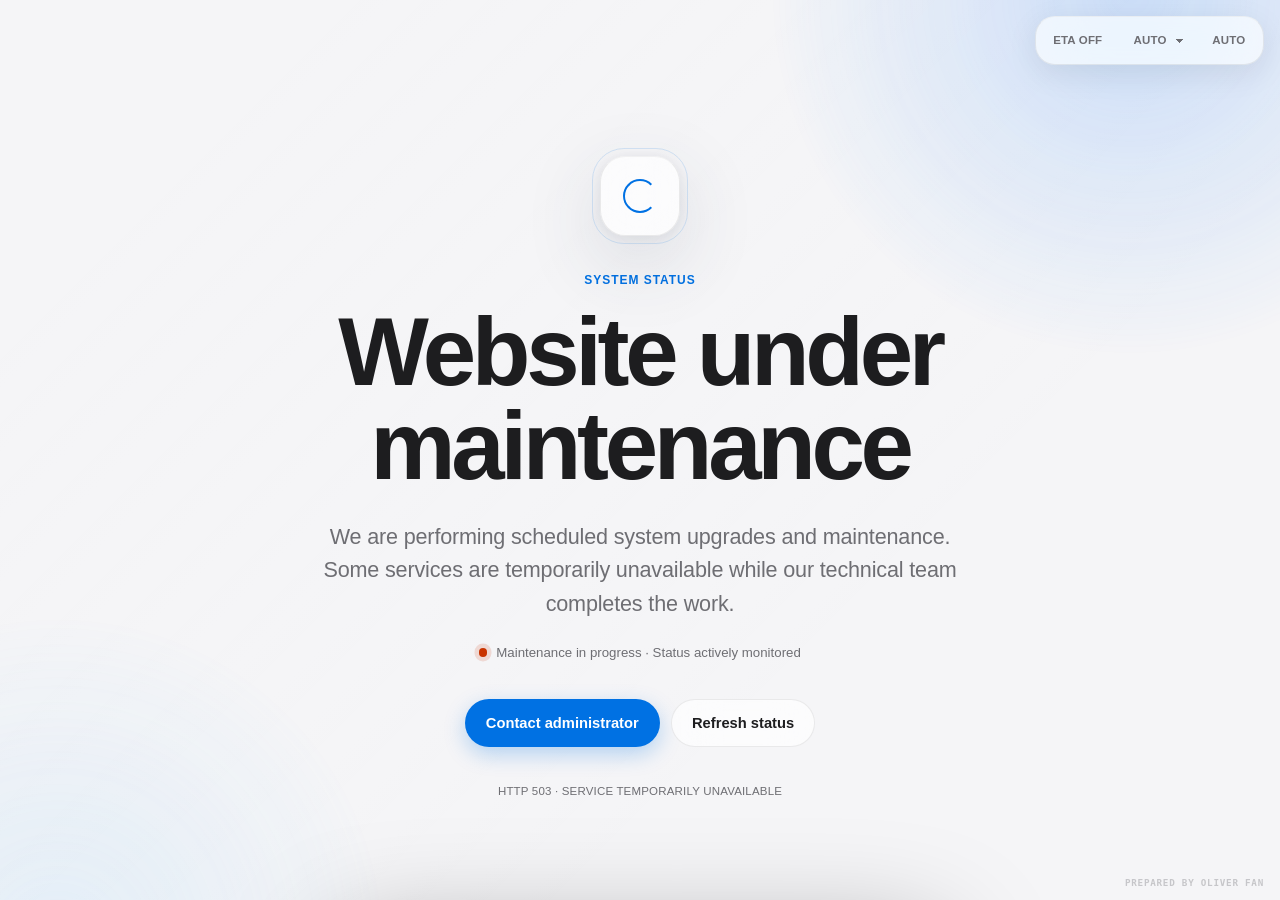
<file: maintenance-apple.html>
<!doctype html>
<html lang="zh-CN" data-theme="dark">
<head>
  <meta charset="utf-8">
  <meta name="viewport" content="width=device-width,initial-scale=1,viewport-fit=cover">
  <meta name="robots" content="noindex,nofollow">
  <meta name="author" content="Oliver Fan">
  <meta name="theme-color" content="#06070a">
  <title>系统维护中 · System Maintenance</title>
  <style>
    :root{
      color-scheme:light;
      --bg:#f5f5f7;--bg2:#e9eef8;--text:#1d1d1f;--secondary:#6e6e73;
      --surface:rgba(255,255,255,.66);--surface-strong:rgba(255,255,255,.9);
      --surface-soft:rgba(255,255,255,.46);--stroke:rgba(0,0,0,.075);--stroke-hi:rgba(0,0,0,.13);
      --blue:#0071e3;--blue-soft:rgba(0,113,227,.1);--green:#248a3d;--orange:#c93400;
      --shadow:0 24px 80px rgba(52,64,84,.16),0 2px 12px rgba(52,64,84,.08);
      --system:-apple-system,BlinkMacSystemFont,"SF Pro Text","SF Pro Display","PingFang SC","Hiragino Sans GB","Segoe UI",sans-serif;
      --mono:"SFMono-Regular","SF Mono",Menlo,monospace;
    }
    [data-theme="dark"]{
      color-scheme:dark;
      --bg:#06070a;--bg2:#101725;--text:#f5f5f7;--secondary:#a1a1a6;
      --surface:rgba(28,28,30,.62);--surface-strong:rgba(35,35,38,.92);
      --surface-soft:rgba(44,44,46,.44);--stroke:rgba(255,255,255,.095);--stroke-hi:rgba(255,255,255,.17);
      --blue:#2997ff;--blue-soft:rgba(41,151,255,.13);--green:#30d158;--orange:#ff9f0a;
      --shadow:0 34px 100px rgba(0,0,0,.42),0 2px 16px rgba(0,0,0,.28);
    }
    *{box-sizing:border-box}
    html{font:100%/1.5 var(--system);-webkit-text-size-adjust:100%}
    body{margin:0;min-height:100vh;color:var(--text);background:var(--bg);overflow-x:hidden;transition:background-color .35s ease,color .35s ease}
    body::before,body::after{content:"";position:fixed;pointer-events:none;border-radius:50%;filter:blur(2px);opacity:.9;z-index:-2}
    body::before{width:min(62vw,760px);height:min(62vw,760px);right:-18vw;top:-30vw;background:radial-gradient(circle,rgba(57,143,255,.25),rgba(57,143,255,0) 68%)}
    body::after{width:min(55vw,680px);height:min(55vw,680px);left:-22vw;bottom:-30vw;background:radial-gradient(circle,rgba(121,197,255,.16),rgba(121,197,255,0) 70%)}
    button,select{font:inherit;color:inherit}
    button{touch-action:manipulation;-webkit-tap-highlight-color:transparent}
    button:focus-visible,select:focus-visible{outline:3px solid color-mix(in srgb,var(--blue) 70%,transparent);outline-offset:3px}
    .ambient{position:fixed;inset:0;z-index:-1;pointer-events:none;background:linear-gradient(135deg,transparent 15%,rgba(255,255,255,.035),transparent 68%)}
    .chrome{position:fixed;z-index:50;top:max(1rem,env(safe-area-inset-top));right:max(1rem,env(safe-area-inset-right));display:flex;gap:.45rem;padding:.35rem;border:1px solid var(--stroke);border-top-color:color-mix(in srgb,white 38%,var(--stroke));border-radius:1.25rem;background:var(--surface);box-shadow:0 .5rem 2rem rgba(0,0,0,.08);backdrop-filter:blur(24px) saturate(180%);-webkit-backdrop-filter:blur(24px) saturate(180%)}
    .chrome-control{min-height:2.25rem;border:0;border-radius:.9rem;padding:0 .75rem;background:transparent;color:var(--secondary);font-size:.72rem;font-weight:650;letter-spacing:.015em;cursor:pointer;transition:background-color .16s,color .16s,transform .1s}
    .chrome-control:hover{background:var(--surface-soft);color:var(--text)}
    .chrome-control:active{transform:scale(.96);transition-duration:.08s}
    select.chrome-control{appearance:none;padding-right:1.6rem;background-image:linear-gradient(45deg,transparent 50%,currentColor 50%),linear-gradient(135deg,currentColor 50%,transparent 50%);background-position:calc(100% - .8rem) 1rem,calc(100% - .55rem) 1rem;background-size:.25rem .25rem;background-repeat:no-repeat}
    .chrome-control[aria-pressed="true"]{background:var(--blue-soft);color:var(--blue)}
    main{min-height:100svh;display:grid;place-items:center;padding:6.5rem 1.5rem 3rem}
    .stage{width:min(61rem,100%);text-align:center}
    .symbol{position:relative;width:5rem;height:5rem;margin:0 auto 2.15rem;border:1px solid var(--stroke);border-top-color:color-mix(in srgb,white 35%,var(--stroke));border-radius:1.6rem;background:var(--surface);box-shadow:var(--shadow);backdrop-filter:blur(28px) saturate(180%);-webkit-backdrop-filter:blur(28px) saturate(180%);display:grid;place-items:center;animation:materialize .55s cubic-bezier(.2,.8,.2,1) both}
    .symbol::before{content:"";width:1.9rem;height:1.9rem;border:.16rem solid var(--blue);border-right-color:transparent;border-radius:50%;animation:rotate 1.45s linear infinite}
    .symbol::after{content:"";position:absolute;inset:-.55rem;border:1px solid color-mix(in srgb,var(--blue) 26%,transparent);border-radius:2rem;opacity:.55}
    @keyframes rotate{to{transform:rotate(360deg)}}
    @keyframes materialize{from{opacity:0;transform:scale(.93);filter:blur(10px)}to{opacity:1;transform:scale(1);filter:blur(0)}}
    .eyebrow{margin-bottom:1rem;color:var(--blue);font-size:.75rem;font-weight:650;letter-spacing:.08em;text-transform:uppercase}
    h1{max-width:16ch;margin:0 auto;font-size:clamp(2.75rem,7.5vw,6.25rem);font-weight:720;line-height:.98;letter-spacing:-.045em;font-optical-sizing:auto;text-wrap:balance}
    .summary{max-width:41rem;margin:1.7rem auto 0;color:var(--secondary);font-size:clamp(1.05rem,2vw,1.35rem);font-weight:430;line-height:1.55;letter-spacing:-.008em;text-wrap:pretty}
    .status-line{display:flex;justify-content:center;align-items:center;gap:.55rem;margin-top:1.4rem;color:var(--secondary);font-size:.83rem;font-weight:540}
    .status-dot{width:.52rem;height:.52rem;border-radius:50%;background:var(--orange);box-shadow:0 0 0 .28rem color-mix(in srgb,var(--orange) 14%,transparent)}
    .actions{display:flex;justify-content:center;flex-wrap:wrap;gap:.7rem;margin-top:2.25rem}
    .action{min-height:3rem;border-radius:999px;padding:0 1.25rem;border:1px solid var(--stroke);font-size:.92rem;font-weight:620;cursor:pointer;transition:transform .1s,filter .16s,background-color .16s}
    .action:active{transform:scale(.96);transition-duration:.08s}
    .action.primary{border-color:transparent;background:var(--blue);color:white;box-shadow:0 .45rem 1.35rem color-mix(in srgb,var(--blue) 27%,transparent)}
    .action.primary:hover{filter:brightness(1.07)}
    .action.secondary{background:var(--surface);backdrop-filter:blur(22px) saturate(175%);-webkit-backdrop-filter:blur(22px) saturate(175%)}
    .action.secondary:hover{background:var(--surface-strong)}
    .eta-card{max-width:42rem;margin:2.2rem auto 0;padding:1.15rem;border:1px solid var(--stroke);border-top-color:color-mix(in srgb,white 32%,var(--stroke));border-radius:1.65rem;background:var(--surface);box-shadow:0 .8rem 2.8rem rgba(0,0,0,.08);backdrop-filter:blur(28px) saturate(180%);-webkit-backdrop-filter:blur(28px) saturate(180%);transform-origin:50% 0;animation:materialize .42s cubic-bezier(.2,.8,.2,1) both}
    .eta-card[hidden]{display:none}
    .eta-title{color:var(--secondary);font-size:.75rem;font-weight:620;letter-spacing:.03em}
    .eta-date{margin-top:.28rem;font-size:1rem;font-weight:650;letter-spacing:-.01em}
    .countdown{display:grid;grid-template-columns:repeat(4,1fr);gap:.45rem;margin-top:1rem}
    .count-unit{padding:.82rem .5rem;border-radius:1rem;background:var(--surface-soft)}
    .count-value{display:block;font:660 1.25rem/1.1 var(--system);font-variant-numeric:tabular-nums;letter-spacing:-.025em}
    .count-label{display:block;margin-top:.25rem;color:var(--secondary);font-size:.65rem;font-weight:600}
    .fineprint{margin-top:2.25rem;color:var(--secondary);font-size:.72rem;letter-spacing:.015em}
    .scrim{position:fixed;inset:0;z-index:70;background:rgba(0,0,0,.28);opacity:0;pointer-events:none;transition:opacity .2s ease;backdrop-filter:blur(2px);-webkit-backdrop-filter:blur(2px)}
    .scrim.visible{opacity:1;pointer-events:auto}
    .sheet{--sheet-y:110%;position:fixed;z-index:80;left:50%;bottom:max(.8rem,env(safe-area-inset-bottom));width:min(38rem,calc(100% - 1.4rem));padding:.6rem 1.25rem 1.35rem;transform:translate3d(-50%,var(--sheet-y),0);will-change:transform;border:1px solid var(--stroke);border-top-color:color-mix(in srgb,white 38%,var(--stroke));border-radius:2rem;background:var(--surface-strong);box-shadow:0 2rem 7rem rgba(0,0,0,.35);backdrop-filter:blur(38px) saturate(190%);-webkit-backdrop-filter:blur(38px) saturate(190%);touch-action:none}
    .sheet-handle{width:2.3rem;height:.3rem;margin:.15rem auto 1rem;border-radius:999px;background:color-mix(in srgb,var(--secondary) 35%,transparent);cursor:grab}
    .sheet-handle:active{cursor:grabbing}
    .sheet-head{display:flex;justify-content:space-between;gap:1rem;align-items:start;padding:.15rem .1rem 1.1rem}
    .sheet h2{margin:0;font-size:1.55rem;line-height:1.12;letter-spacing:-.025em}
    .sheet p{margin:.4rem 0 0;color:var(--secondary);font-size:.9rem;line-height:1.55}
    .close{width:2rem;height:2rem;border:0;border-radius:50%;background:var(--surface-soft);color:var(--secondary);font-size:1.15rem;line-height:1;cursor:pointer;transition:transform .1s,background-color .16s}
    .close:active{transform:scale(.9)}
    .contact-grid{display:grid;grid-template-columns:1fr 1fr;gap:.6rem}
    .contact{min-width:0;padding:1rem;border:1px solid var(--stroke);border-radius:1.25rem;background:var(--surface-soft);text-align:left}
    .contact-label{color:var(--secondary);font-size:.68rem;font-weight:650;letter-spacing:.055em;text-transform:uppercase}
    .contact-value{margin-top:.22rem;font-size:.96rem;font-weight:650;overflow-wrap:anywhere}
    .copy{width:100%;margin-top:.75rem;min-height:2.45rem;border:0;border-radius:.85rem;background:var(--blue-soft);color:var(--blue);font-size:.8rem;font-weight:650;cursor:pointer;transition:transform .1s,filter .16s}
    .copy:active{transform:scale(.97)}
    .contact-note{margin-top:.7rem;padding:.9rem 1rem;border-radius:1.15rem;background:var(--surface-soft);color:var(--secondary);font-size:.78rem;line-height:1.55}
    .contact-note b{color:var(--text)}
    .toast{position:fixed;z-index:100;left:50%;bottom:max(1.5rem,env(safe-area-inset-bottom));transform:translate3d(-50%,1rem,0) scale(.96);opacity:0;pointer-events:none;padding:.65rem .95rem;border-radius:999px;background:var(--text);color:var(--bg);font-size:.76rem;font-weight:650;box-shadow:0 .7rem 2rem rgba(0,0,0,.22);transition:opacity .16s,transform .24s cubic-bezier(.2,.8,.2,1)}
    .toast.show{opacity:1;transform:translate3d(-50%,0,0) scale(1)}
    .watermark{position:fixed;right:1rem;bottom:.75rem;color:var(--secondary);opacity:.34;font:600 .58rem var(--mono);letter-spacing:.08em;pointer-events:none}
    @media(max-width:640px){.chrome{left:.65rem;right:.65rem;top:max(.65rem,env(safe-area-inset-top));justify-content:flex-end}.chrome-control{padding:0 .58rem;font-size:.66rem}main{padding:6rem 1.1rem 2rem}.symbol{width:4.35rem;height:4.35rem;border-radius:1.4rem}h1{font-size:clamp(2.8rem,14vw,4.25rem)}.summary{font-size:1rem}.contact-grid{grid-template-columns:1fr}.sheet{border-radius:1.75rem;padding-left:1rem;padding-right:1rem}.watermark{display:none}}
    @media(prefers-reduced-motion:reduce){*,*::before,*::after{animation-duration:.001ms!important;animation-iteration-count:1!important;scroll-behavior:auto!important;transition-duration:.12s!important}.symbol::before{animation:none;border-right-color:var(--blue)}}
    @media(prefers-reduced-transparency:reduce){.chrome,.symbol,.eta-card,.action.secondary,.sheet{background:var(--surface-strong);backdrop-filter:none;-webkit-backdrop-filter:none}}
    @media(prefers-contrast:more){.chrome,.symbol,.eta-card,.sheet,.contact{border-color:var(--text)}.surface{background:var(--surface-strong)}}
  </style>
</head>
<body>
  <div class="ambient" aria-hidden="true"></div>
  <div class="chrome" aria-label="Display preferences">
    <button class="chrome-control" id="etaToggle" type="button" aria-pressed="false">ETA OFF</button>
    <select class="chrome-control" id="language" aria-label="Language">
      <option value="auto">AUTO</option><option value="zh-CN">简中</option><option value="zh-TW">繁中</option><option value="en">EN</option>
    </select>
    <button class="chrome-control" id="theme" type="button" aria-label="Appearance">AUTO</button>
  </div>

  <main>
    <div class="stage">
      <div class="symbol" aria-hidden="true"></div>
      <div class="eyebrow" data-i18n="eyebrow">系统状态</div>
      <h1 data-i18n="title">网站正在维护</h1>
      <p class="summary" data-i18n="summary">我们正在进行计划内的系统升级与维护。部分服务暂时不可用，技术团队正在尽快完成相关工作。</p>
      <div class="status-line"><span class="status-dot" aria-hidden="true"></span><span data-i18n="status">维护进行中 · 状态持续监测</span></div>
      <div class="actions">
        <button class="action primary" id="contactButton" type="button" data-i18n="contact">联系管理员</button>
        <button class="action secondary" id="refreshButton" type="button" data-i18n="refresh">刷新状态</button>
      </div>
      <section class="eta-card" id="etaPanel" hidden aria-live="polite">
        <div class="eta-title" data-i18n="etaTitle">预计恢复时间</div>
        <div class="eta-date" id="etaDate">—</div>
        <div class="countdown">
          <div class="count-unit"><span class="count-value" id="days">00</span><span class="count-label" data-i18n="days">天</span></div>
          <div class="count-unit"><span class="count-value" id="hours">00</span><span class="count-label" data-i18n="hours">小时</span></div>
          <div class="count-unit"><span class="count-value" id="minutes">00</span><span class="count-label" data-i18n="minutes">分钟</span></div>
          <div class="count-unit"><span class="count-value" id="seconds">00</span><span class="count-label" data-i18n="seconds">秒</span></div>
        </div>
      </section>
      <div class="fineprint">HTTP 503 · SERVICE TEMPORARILY UNAVAILABLE</div>
    </div>
  </main>

  <div class="scrim" id="scrim"></div>
  <section class="sheet" id="contactSheet" role="dialog" aria-modal="true" aria-labelledby="contactTitle" aria-hidden="true">
    <div class="sheet-handle" id="sheetHandle" aria-hidden="true"></div>
    <div class="sheet-head">
      <div><h2 id="contactTitle" data-i18n="contactTitle">紧急联系</h2><p data-i18n="contactIntro">如有无法等待维护完成的紧急事项，请联系管理员 Oliver Fan。</p></div>
      <button class="close" id="closeSheet" type="button" aria-label="Close">×</button>
    </div>
    <div class="contact-grid">
      <div class="contact"><div class="contact-label">WECHAT</div><div class="contact-value" id="wechat">请填写微信号</div><button class="copy" type="button" data-copy="wechat" data-i18n="copy">复制微信号</button></div>
      <div class="contact"><div class="contact-label">DINGTALK</div><div class="contact-value" id="dingtalk">oliverfan0224</div><button class="copy" type="button" data-copy="dingtalk" data-i18n="copyDing">复制钉钉号</button></div>
    </div>
    <div class="contact-note"><b data-i18n="noteTitle">联系时请注明：</b> <span data-i18n="note">您的姓名、受影响的功能以及事项紧急程度，以便管理员尽快判断与处理。</span></div>
  </section>
  <div class="toast" id="toast" role="status"></div>
  <div class="watermark">PREPARED BY OLIVER FAN</div>

  <script>
    /* 页面配置：填写微信号；如需倒计时，设置 enabled:true 和 ISO 8601 时间。 */
    const SITE_CONFIG={administrator:'Oliver Fan',wechat:'请填写微信号',dingtalk:'oliverfan0224',recovery:{enabled:false,target:''}};
    const TEXT={
      'zh-CN':{eyebrow:'系统状态',title:'网站正在维护',summary:'我们正在进行计划内的系统升级与维护。部分服务暂时不可用，技术团队正在尽快完成相关工作。',status:'维护进行中 · 状态持续监测',contact:'联系管理员',refresh:'刷新状态',etaTitle:'预计恢复时间',days:'天',hours:'小时',minutes:'分钟',seconds:'秒',pending:'待管理员确认',reached:'预计恢复时间已到',etaOn:'ETA 开启',etaOff:'ETA 关闭',contactTitle:'紧急联系',contactIntro:'如有无法等待维护完成的紧急事项，请联系管理员 Oliver Fan。',copy:'复制微信号',copyDing:'复制钉钉号',copied:'已复制',copyFail:'无法复制',noteTitle:'联系时请注明：',note:'您的姓名、受影响的功能以及事项紧急程度，以便管理员尽快判断与处理。',refreshed:'状态已刷新'},
      'zh-TW':{eyebrow:'系統狀態',title:'網站正在維護',summary:'我們正在進行計劃內的系統升級與維護。部分服務暫時無法使用，技術團隊正在儘快完成相關工作。',status:'維護進行中 · 狀態持續監測',contact:'聯絡管理員',refresh:'重新整理狀態',etaTitle:'預計恢復時間',days:'天',hours:'小時',minutes:'分鐘',seconds:'秒',pending:'待管理員確認',reached:'預計恢復時間已到',etaOn:'ETA 開啟',etaOff:'ETA 關閉',contactTitle:'緊急聯絡',contactIntro:'如有無法等候維護完成的緊急事項，請聯絡管理員 Oliver Fan。',copy:'複製微信號',copyDing:'複製釘釘號',copied:'已複製',copyFail:'無法複製',noteTitle:'聯絡時請註明：',note:'您的姓名、受影響的功能以及事項緊急程度，以便管理員儘快判斷與處理。',refreshed:'狀態已重新整理'},
      en:{eyebrow:'System Status',title:'Website under maintenance',summary:'We are performing scheduled system upgrades and maintenance. Some services are temporarily unavailable while our technical team completes the work.',status:'Maintenance in progress · Status actively monitored',contact:'Contact administrator',refresh:'Refresh status',etaTitle:'Estimated restoration',days:'Days',hours:'Hours',minutes:'Minutes',seconds:'Seconds',pending:'Pending administrator confirmation',reached:'Estimated restoration time reached',etaOn:'ETA ON',etaOff:'ETA OFF',contactTitle:'Urgent contact',contactIntro:'For urgent matters that cannot wait, please contact the administrator, Oliver Fan.',copy:'Copy WeChat',copyDing:'Copy DingTalk',copied:'Copied',copyFail:'Unable to copy',noteTitle:'Please include:',note:'Your name, the affected function, and the urgency of your request so the administrator can respond promptly.',refreshed:'Status refreshed'}
    };
    const $=s=>document.querySelector(s),media=matchMedia('(prefers-color-scheme:dark)');
    const state={lang:'zh-CN',theme:'auto',eta:SITE_CONFIG.recovery.enabled,timer:null,sheetOpen:false};
    function detectedLanguage(){for(const raw of(navigator.languages||[navigator.language||'en'])){const l=raw.toLowerCase();if(l.includes('hant')||l.includes('tw')||l.includes('hk'))return'zh-TW';if(l.startsWith('zh'))return'zh-CN';if(l.startsWith('en'))return'en'}return'en'}
    function setLanguage(choice){state.lang=choice==='auto'?detectedLanguage():choice;document.documentElement.lang=state.lang;document.querySelectorAll('[data-i18n]').forEach(el=>{const v=TEXT[state.lang][el.dataset.i18n];if(v)el.textContent=v});$('#language').value=choice;localStorage.setItem('apple-maintenance-language',choice);renderEta()}
    function applyTheme(){const dark=state.theme==='dark'||(state.theme==='auto'&&media.matches);document.documentElement.dataset.theme=dark?'dark':'light';document.querySelector('meta[name="theme-color"]').content=dark?'#06070a':'#f5f5f7';$('#theme').textContent=state.theme==='auto'?'AUTO':state.theme==='dark'?'DARK':'LIGHT'}
    function cycleTheme(){const a=['auto','light','dark'];state.theme=a[(a.indexOf(state.theme)+1)%a.length];localStorage.setItem('apple-maintenance-theme',state.theme);applyTheme()}
    function pad(n){return String(Math.max(0,n)).padStart(2,'0')}
    function renderEta(){const t=TEXT[state.lang];$('#etaPanel').hidden=!state.eta;$('#etaToggle').setAttribute('aria-pressed',String(state.eta));$('#etaToggle').textContent=state.eta?t.etaOn:t.etaOff;clearInterval(state.timer);if(!state.eta)return;const target=new Date(SITE_CONFIG.recovery.target),valid=SITE_CONFIG.recovery.target&&!Number.isNaN(target.getTime());$('#etaDate').textContent=valid?new Intl.DateTimeFormat(state.lang,{dateStyle:'long',timeStyle:'short'}).format(target):t.pending;function tick(){if(!valid){['days','hours','minutes','seconds'].forEach(id=>$('#'+id).textContent='—');return}const d=Math.max(0,target-Date.now()),s=Math.floor(d/1000);$('#days').textContent=pad(Math.floor(s/86400));$('#hours').textContent=pad(Math.floor(s%86400/3600));$('#minutes').textContent=pad(Math.floor(s%3600/60));$('#seconds').textContent=pad(s%60);if(!d){$('#etaDate').textContent=t.reached;clearInterval(state.timer)}}tick();state.timer=setInterval(tick,1000)}
    function toggleEta(){state.eta=!state.eta;localStorage.setItem('apple-maintenance-eta',String(state.eta));renderEta()}
    function toast(msg){const el=$('#toast');el.textContent=msg;el.classList.add('show');clearTimeout(toast.id);toast.id=setTimeout(()=>el.classList.remove('show'),1500)}
    async function copy(id){try{await navigator.clipboard.writeText($('#'+id).textContent.trim());toast(TEXT[state.lang].copied)}catch{toast(TEXT[state.lang].copyFail)}}

    /* Interruptible spring: retargets from the live presentation value. */
    const sheet=$('#contactSheet'),scrim=$('#scrim');let spring={y:900,v:0,target:900,raf:0,last:0};
    function sheetHeight(){return sheet.getBoundingClientRect().height+40}
    function paint(y){spring.y=y;sheet.style.setProperty('--sheet-y',y+'px')}
    function animateTo(target,velocity=0){cancelAnimationFrame(spring.raf);spring.target=target;spring.v=velocity;spring.last=performance.now();function frame(now){const dt=Math.min((now-spring.last)/1000,.032);spring.last=now;const k=310,c=35,a=-k*(spring.y-spring.target)-c*spring.v;spring.v+=a*dt;spring.y+=spring.v*dt;paint(spring.y);if(Math.abs(spring.y-spring.target)>.45||Math.abs(spring.v)>2){spring.raf=requestAnimationFrame(frame)}else{paint(spring.target);spring.v=0;if(spring.target>0){sheet.setAttribute('aria-hidden','true');state.sheetOpen=false}}}spring.raf=requestAnimationFrame(frame)}
    function openSheet(){state.sheetOpen=true;sheet.setAttribute('aria-hidden','false');scrim.classList.add('visible');paint(Math.min(spring.y,sheetHeight()));animateTo(0,spring.v);requestAnimationFrame(()=>$('#closeSheet').focus())}
    function closeSheet(velocity=0){scrim.classList.remove('visible');animateTo(sheetHeight(),Math.max(velocity,0))}
    function project(v,d=.998){return(v/1000)*d/(1-d)}
    function rubberband(x,dimension,c=.55){return(x*dimension*c)/(dimension+c*Math.abs(x))}
    let drag=null;
    $('#sheetHandle').addEventListener('pointerdown',e=>{if(!state.sheetOpen)return;cancelAnimationFrame(spring.raf);e.currentTarget.setPointerCapture(e.pointerId);drag={id:e.pointerId,start:e.clientY,startY:spring.y,lastY:e.clientY,lastT:performance.now(),v:0}});
    $('#sheetHandle').addEventListener('pointermove',e=>{if(!drag||e.pointerId!==drag.id)return;const now=performance.now(),dy=e.clientY-drag.start;drag.v=(e.clientY-drag.lastY)/Math.max((now-drag.lastT)/1000,.001);drag.lastY=e.clientY;drag.lastT=now;paint(dy<0?rubberband(dy,180):drag.startY+dy)});
    function endDrag(e){if(!drag||e.pointerId!==drag.id)return;const projected=spring.y+project(drag.v,.99),dismiss=drag.v>720||projected>sheetHeight()*.34;const v=drag.v;drag=null;dismiss?closeSheet(v):animateTo(0,v)}
    $('#sheetHandle').addEventListener('pointerup',endDrag);$('#sheetHandle').addEventListener('pointercancel',endDrag);

    $('#wechat').textContent=SITE_CONFIG.wechat;$('#dingtalk').textContent=SITE_CONFIG.dingtalk;
    $('#language').addEventListener('change',e=>setLanguage(e.target.value));$('#theme').addEventListener('click',cycleTheme);$('#etaToggle').addEventListener('click',toggleEta);$('#contactButton').addEventListener('click',openSheet);$('#closeSheet').addEventListener('click',()=>closeSheet());scrim.addEventListener('click',()=>closeSheet());
    $('#refreshButton').addEventListener('click',()=>{renderEta();toast(TEXT[state.lang].refreshed)});document.querySelectorAll('[data-copy]').forEach(b=>b.addEventListener('click',()=>copy(b.dataset.copy)));document.addEventListener('keydown',e=>{if(e.key==='Escape'&&state.sheetOpen)closeSheet()});media.addEventListener?.('change',()=>{if(state.theme==='auto')applyTheme()});
    const savedTheme=localStorage.getItem('apple-maintenance-theme');if(['auto','light','dark'].includes(savedTheme))state.theme=savedTheme;const savedEta=localStorage.getItem('apple-maintenance-eta');if(savedEta!==null)state.eta=savedEta==='true';paint(sheetHeight());applyTheme();setLanguage(localStorage.getItem('apple-maintenance-language')||'auto');
  </script>
</body>
</html>
</file>
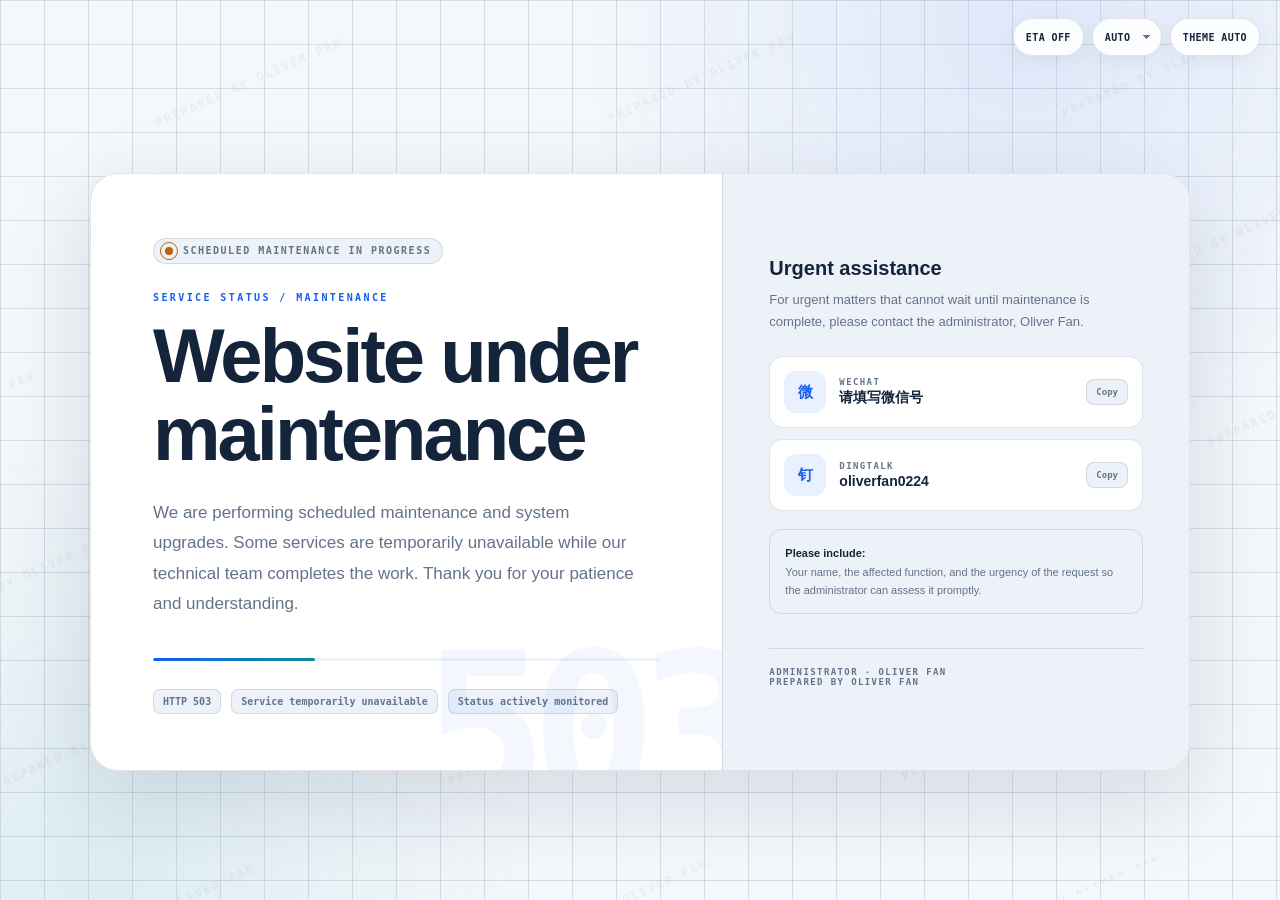
<file: maintenance.html>
<!doctype html>
<html lang="zh-CN" data-theme="dark">
<head>
  <meta charset="utf-8">
  <meta name="viewport" content="width=device-width,initial-scale=1,viewport-fit=cover">
  <meta name="robots" content="noindex,nofollow">
  <meta name="author" content="Oliver Fan">
  <meta name="theme-color" content="#07111f">
  <title>系统维护中 · System Maintenance</title>
  <style>
    :root{
      color-scheme:light;
      --bg:#f4f7fb;--surface:#fff;--surface2:#edf2f8;--line:rgba(20,36,58,.12);
      --line-hi:rgba(20,36,58,.23);--text:#14243a;--dim:#63738a;
      --blue:#155eef;--teal:#0b8f92;--green:#0b8f68;--amber:#b86408;
      --blue-dim:rgba(21,94,239,.09);--teal-dim:rgba(11,143,146,.09);
      --shadow:0 28px 90px rgba(24,45,75,.14);
      --sans:"SF Pro Display","PingFang SC","Hiragino Sans GB","Microsoft YaHei",sans-serif;
      --mono:"SFMono-Regular","JetBrains Mono","Menlo","PingFang SC",monospace;
    }
    [data-theme="dark"]{
      color-scheme:dark;
      --bg:#07111f;--surface:#0d1a2b;--surface2:#122238;--line:rgba(164,190,225,.13);
      --line-hi:rgba(164,190,225,.27);--text:#eaf3ff;--dim:#91a5bf;
      --blue:#68a2ff;--teal:#54d2c8;--green:#58d7a9;--amber:#ffc062;
      --blue-dim:rgba(104,162,255,.11);--teal-dim:rgba(84,210,200,.09);
      --shadow:0 32px 100px rgba(0,0,0,.36);
    }
    *{box-sizing:border-box}
    html,body{min-height:100%;margin:0}
    body{font-family:var(--sans);color:var(--text);background-color:var(--bg);overflow-x:hidden;
      background-image:linear-gradient(var(--line) 1px,transparent 1px),linear-gradient(90deg,var(--line) 1px,transparent 1px);
      background-size:44px 44px;transition:background-color .25s,color .25s}
    body::before{content:"";position:fixed;inset:0;pointer-events:none;background:
      radial-gradient(circle at 80% 3%,var(--blue-dim),transparent 33%),
      radial-gradient(circle at 8% 96%,var(--teal-dim),transparent 30%)}
    button,select{font:inherit}
    button:focus-visible,select:focus-visible,a:focus-visible{outline:3px solid var(--blue);outline-offset:3px}
    .watermark{position:fixed;inset:-15%;z-index:8;pointer-events:none;display:grid;grid-template-columns:repeat(4,1fr);grid-auto-rows:180px;
      transform:rotate(-24deg);opacity:.045;color:var(--text);font:700 12px/1 var(--mono);letter-spacing:2px;text-transform:uppercase;overflow:hidden}
    .watermark span{display:grid;place-items:center;white-space:nowrap}
    .toolbar{position:fixed;top:max(18px,env(safe-area-inset-top));right:max(20px,env(safe-area-inset-right));z-index:30;display:flex;gap:8px;align-items:center}
    .control{height:38px;border:1px solid var(--line);background:color-mix(in srgb,var(--surface) 90%,transparent);backdrop-filter:blur(14px);-webkit-backdrop-filter:blur(14px);
      color:var(--text);border-radius:999px;padding:0 12px;font:700 10px var(--mono);letter-spacing:.4px;cursor:pointer;box-shadow:0 5px 22px rgba(0,0,0,.06)}
    select.control{appearance:none;padding-right:30px;background-image:linear-gradient(45deg,transparent 50%,var(--dim) 50%),linear-gradient(135deg,var(--dim) 50%,transparent 50%);background-position:calc(100% - 14px) 16px,calc(100% - 10px) 16px;background-size:4px 4px;background-repeat:no-repeat}
    .control:hover{border-color:var(--line-hi);background-color:var(--surface2)}
    .theme-control{min-width:78px}.eta-control[aria-pressed="true"]{color:var(--blue);border-color:var(--blue);background:var(--blue-dim)}
    .page{position:relative;z-index:10;min-height:100vh;display:grid;place-items:center;padding:92px 28px 48px}
    .panel{width:min(1100px,100%);display:grid;grid-template-columns:minmax(0,1.15fr) minmax(320px,.85fr);overflow:hidden;background:var(--surface);border:1px solid var(--line);border-radius:28px;box-shadow:var(--shadow)}
    .primary{position:relative;min-width:0;padding:64px 62px 56px;overflow:hidden}
    .primary::after{content:"503";position:absolute;right:-25px;bottom:-66px;color:var(--blue);opacity:.045;font:900 210px/1 var(--mono);letter-spacing:-18px;pointer-events:none}
    .status{display:inline-flex;align-items:center;gap:10px;margin-bottom:28px;padding:7px 11px;border:1px solid var(--line);background:var(--surface2);border-radius:999px;color:var(--dim);font:700 10px/1 var(--mono);letter-spacing:1.5px;text-transform:uppercase}
    .pulse{position:relative;width:8px;height:8px;border-radius:50%;background:var(--amber)}
    .pulse::after{content:"";position:absolute;inset:-5px;border:1px solid var(--amber);border-radius:50%;animation:ring 2s ease-out infinite}
    @keyframes ring{0%{transform:scale(.55);opacity:.85}100%{transform:scale(1.65);opacity:0}}
    .kicker{margin-bottom:14px;color:var(--blue);font:800 10px var(--mono);letter-spacing:2.4px;text-transform:uppercase}
    h1{margin:0;font-size:clamp(42px,6vw,76px);line-height:1.03;letter-spacing:-3px;text-wrap:balance}
    .description{max-width:680px;margin:24px 0 0;color:var(--dim);font-size:17px;line-height:1.8;text-wrap:pretty}
    .progress{position:relative;height:3px;margin:38px 0 28px;background:var(--surface2);border-radius:999px;overflow:hidden}
    .progress::after{content:"";position:absolute;inset:0 auto 0 0;width:32%;background:linear-gradient(90deg,var(--blue),var(--teal));border-radius:999px;animation:scan 2.8s ease-in-out infinite}
    @keyframes scan{0%{transform:translateX(-105%)}60%,100%{transform:translateX(320%)}}
    .meta{display:flex;flex-wrap:wrap;gap:10px;color:var(--dim);font:700 10px var(--mono)}
    .meta span{padding:6px 9px;border:1px solid var(--line);border-radius:7px;background:var(--surface2)}
    .eta{margin-top:28px;padding:20px;border:1px solid var(--line);border-left:3px solid var(--teal);border-radius:0 14px 14px 0;background:var(--teal-dim);transition:opacity .2s,transform .2s}
    .eta[hidden]{display:none}
    .eta-head{display:flex;justify-content:space-between;gap:16px;align-items:start}
    .eta-label{color:var(--teal);font:800 10px var(--mono);letter-spacing:1.5px;text-transform:uppercase}
    .eta-time{margin-top:5px;font-size:15px;font-weight:650}
    .countdown{display:grid;grid-template-columns:repeat(4,minmax(50px,1fr));gap:8px;margin-top:16px}
    .unit{padding:10px 8px;text-align:center;border:1px solid var(--line);border-radius:10px;background:var(--surface)}
    .value{display:block;font:800 19px/1.1 var(--mono);font-variant-numeric:tabular-nums}
    .unit small{display:block;margin-top:5px;color:var(--dim);font:700 8px var(--mono);letter-spacing:1px;text-transform:uppercase}
    .side{position:relative;min-width:0;padding:58px 46px;background:var(--surface2);border-left:1px solid var(--line);display:flex;flex-direction:column;justify-content:center}
    .side-title{margin:0 0 9px;font-size:20px}.side-copy{margin:0 0 23px;color:var(--dim);font-size:13px;line-height:1.7}
    .contact-list{display:grid;gap:11px}
    .contact{display:grid;grid-template-columns:42px minmax(0,1fr) auto;gap:13px;align-items:center;padding:14px;border:1px solid var(--line);background:var(--surface);border-radius:14px}
    .contact-icon{display:grid;place-items:center;width:42px;height:42px;border-radius:12px;background:var(--blue-dim);color:var(--blue);font:900 15px var(--mono)}
    .contact-label{color:var(--dim);font:700 9px var(--mono);letter-spacing:1.4px;text-transform:uppercase}
    .contact-value{margin-top:2px;font-size:14px;font-weight:700;overflow-wrap:anywhere}
    .copy{border:1px solid var(--line);background:var(--surface2);color:var(--dim);border-radius:8px;padding:7px 9px;font:700 9px var(--mono);cursor:pointer}
    .copy:hover{color:var(--blue);border-color:var(--blue)}
    .notice{margin-top:18px;padding:14px 15px;border:1px solid var(--line);border-radius:12px;color:var(--dim);font-size:11px;line-height:1.65}
    .notice b{color:var(--text)}
    .signature{margin-top:34px;padding-top:18px;border-top:1px solid var(--line);color:var(--dim);font:700 9px var(--mono);letter-spacing:1.4px}
    .noscript{position:fixed;inset:auto 20px 20px;z-index:100;padding:12px 15px;background:#fff3cd;color:#5f4300;border:1px solid #e8c96d;border-radius:10px;font-size:13px}
    .toast{position:fixed;z-index:50;left:50%;bottom:28px;transform:translate(-50%,20px);opacity:0;padding:10px 14px;border-radius:999px;background:var(--text);color:var(--bg);font:700 10px var(--mono);pointer-events:none;transition:.2s}
    .toast.show{opacity:1;transform:translate(-50%,0)}
    @media(max-width:850px){.panel{grid-template-columns:1fr}.primary{padding:55px 38px 44px}.side{padding:38px;border-left:0;border-top:1px solid var(--line)}h1{letter-spacing:-2px}.watermark{grid-template-columns:repeat(3,1fr)}}
    @media(max-width:560px){.toolbar{top:12px;right:12px;left:12px;justify-content:flex-end;gap:5px}.control{height:35px;padding:0 9px;font-size:9px}.theme-control{min-width:64px}.page{padding:72px 12px 20px;align-items:start}.panel{border-radius:19px}.primary,.side{padding:36px 23px}h1{font-size:40px;letter-spacing:-1.6px}.description{font-size:15px}.countdown{gap:5px}.unit{padding:9px 4px}.value{font-size:16px}.contact{grid-template-columns:38px minmax(0,1fr) auto;padding:11px}.contact-icon{width:38px;height:38px}.watermark{grid-template-columns:repeat(2,1fr);grid-auto-rows:150px}}
    @media(prefers-reduced-motion:reduce){*,*::before,*::after{animation-duration:.01ms!important;animation-iteration-count:1!important;scroll-behavior:auto!important}}
    @media print{.toolbar,.watermark,.toast{display:none}.page{padding:18mm}.panel{box-shadow:none}.primary::after{opacity:.025}}
  </style>
</head>
<body>
  <div class="watermark" aria-hidden="true"></div>
  <div class="toolbar" aria-label="Display settings">
    <button class="control eta-control" id="etaToggle" type="button" aria-pressed="false">ETA OFF</button>
    <select class="control" id="language" aria-label="Language">
      <option value="auto">AUTO</option><option value="zh-CN">简中</option><option value="zh-TW">繁中</option><option value="en">EN</option>
    </select>
    <button class="control theme-control" id="theme" type="button" aria-label="Color mode">THEME AUTO</button>
  </div>

  <main class="page">
    <article class="panel" aria-labelledby="title">
      <section class="primary">
        <div class="status"><span class="pulse" aria-hidden="true"></span><span data-i18n="status">计划维护进行中</span></div>
        <div class="kicker">SERVICE STATUS / MAINTENANCE</div>
        <h1 id="title" data-i18n="title">网站正在维护</h1>
        <p class="description" data-i18n="description">我们正在进行系统升级与例行维护，部分服务暂时不可用。技术团队正在加紧处理，感谢您的理解与耐心等待。</p>
        <div class="progress" aria-hidden="true"></div>
        <div class="meta"><span>HTTP 503</span><span data-i18n="scope">服务暂时不可用</span><span data-i18n="monitoring">状态持续监测中</span></div>

        <div class="eta" id="etaPanel" hidden>
          <div class="eta-head">
            <div><div class="eta-label" data-i18n="etaLabel">预计恢复时间</div><div class="eta-time" id="etaTime">—</div></div>
          </div>
          <div class="countdown" aria-live="polite">
            <div class="unit"><span class="value" id="days">00</span><small data-i18n="days">天</small></div>
            <div class="unit"><span class="value" id="hours">00</span><small data-i18n="hours">时</small></div>
            <div class="unit"><span class="value" id="minutes">00</span><small data-i18n="minutes">分</small></div>
            <div class="unit"><span class="value" id="seconds">00</span><small data-i18n="seconds">秒</small></div>
          </div>
        </div>
      </section>

      <aside class="side" aria-label="Emergency contact">
        <h2 class="side-title" data-i18n="contactTitle">紧急需求</h2>
        <p class="side-copy" data-i18n="contactCopy">如有无法等待维护完成的紧急事项，请联系管理员 Oliver Fan。</p>
        <div class="contact-list">
          <div class="contact">
            <div class="contact-icon" aria-hidden="true">微</div>
            <div><div class="contact-label">WECHAT</div><div class="contact-value" id="wechat">请填写微信号</div></div>
            <button class="copy" type="button" data-copy="wechat" data-i18n="copy">复制</button>
          </div>
          <div class="contact">
            <div class="contact-icon" aria-hidden="true">钉</div>
            <div><div class="contact-label">DINGTALK</div><div class="contact-value" id="dingtalk">oliverfan0224</div></div>
            <button class="copy" type="button" data-copy="dingtalk" data-i18n="copy">复制</button>
          </div>
        </div>
        <div class="notice"><b data-i18n="noticeTitle">联系时请注明：</b><br><span data-i18n="noticeText">您的姓名、受影响的功能，以及事项紧急程度，便于管理员尽快判断与处理。</span></div>
        <div class="signature">ADMINISTRATOR · OLIVER FAN<br>PREPARED BY OLIVER FAN</div>
      </aside>
    </article>
  </main>
  <div class="toast" id="toast" role="status"></div>
  <noscript><div class="noscript">This page requires JavaScript for automatic language detection and countdown display.</div></noscript>

  <script>
    /* ================================================================
       页面配置：部署前只需修改这一段。
       recovery.enabled 决定预计恢复模块的默认开启状态；
       recovery.target 使用 ISO 8601 格式，例如 2026-07-18T18:00:00+08:00。
       ================================================================ */
    const SITE_CONFIG={
      administrator:'Oliver Fan',
      wechat:'请填写微信号',
      dingtalk:'oliverfan0224',
      recovery:{enabled:false,target:''}
    };

    const TEXT={
      'zh-CN':{status:'计划维护进行中',title:'网站正在维护',description:'我们正在进行系统升级与例行维护，部分服务暂时不可用。技术团队正在加紧处理，感谢您的理解与耐心等待。',scope:'服务暂时不可用',monitoring:'状态持续监测中',etaLabel:'预计恢复时间',days:'天',hours:'时',minutes:'分',seconds:'秒',contactTitle:'紧急需求',contactCopy:'如有无法等待维护完成的紧急事项，请联系管理员 Oliver Fan。',copy:'复制',copied:'已复制',copyFail:'无法复制',noticeTitle:'联系时请注明：',noticeText:'您的姓名、受影响的功能，以及事项紧急程度，便于管理员尽快判断与处理。',pending:'待管理员确认',reached:'预计恢复时间已到',etaOn:'ETA 开启',etaOff:'ETA 关闭',invalid:'恢复时间尚未设置'},
      'zh-TW':{status:'計劃維護進行中',title:'網站正在維護',description:'我們正在進行系統升級與例行維護，部分服務暫時無法使用。技術團隊正在加緊處理，感謝您的理解與耐心等候。',scope:'服務暫時無法使用',monitoring:'狀態持續監測中',etaLabel:'預計恢復時間',days:'天',hours:'時',minutes:'分',seconds:'秒',contactTitle:'緊急需求',contactCopy:'如有無法等候維護完成的緊急事項，請聯絡管理員 Oliver Fan。',copy:'複製',copied:'已複製',copyFail:'無法複製',noticeTitle:'聯絡時請註明：',noticeText:'您的姓名、受影響的功能，以及事項緊急程度，以便管理員儘快判斷與處理。',pending:'待管理員確認',reached:'預計恢復時間已到',etaOn:'ETA 開啟',etaOff:'ETA 關閉',invalid:'恢復時間尚未設定'},
      en:{status:'Scheduled maintenance in progress',title:'Website under maintenance',description:'We are performing scheduled maintenance and system upgrades. Some services are temporarily unavailable while our technical team completes the work. Thank you for your patience and understanding.',scope:'Service temporarily unavailable',monitoring:'Status actively monitored',etaLabel:'Estimated restoration',days:'Days',hours:'Hours',minutes:'Minutes',seconds:'Seconds',contactTitle:'Urgent assistance',contactCopy:'For urgent matters that cannot wait until maintenance is complete, please contact the administrator, Oliver Fan.',copy:'Copy',copied:'Copied',copyFail:'Unable to copy',noticeTitle:'Please include:',noticeText:'Your name, the affected function, and the urgency of the request so the administrator can assess it promptly.',pending:'Pending administrator confirmation',reached:'Estimated restoration time reached',etaOn:'ETA ON',etaOff:'ETA OFF',invalid:'Restoration time is not configured'}
    };

    const $=s=>document.querySelector(s);
    const state={lang:'zh-CN',themeMode:'auto',etaVisible:SITE_CONFIG.recovery.enabled,timer:null};
    const media=matchMedia('(prefers-color-scheme: dark)');
    const supported=['zh-CN','zh-TW','en'];

    function detectedLanguage(){
      const list=navigator.languages?.length?navigator.languages:[navigator.language||'en'];
      for(const raw of list){const l=raw.toLowerCase();if(l.startsWith('zh-hant')||l.includes('tw')||l.includes('hk'))return'zh-TW';if(l.startsWith('zh'))return'zh-CN';if(l.startsWith('en'))return'en'}
      return'en';
    }
    function setLanguage(choice){
      const lang=choice==='auto'?detectedLanguage():(supported.includes(choice)?choice:'en');state.lang=lang;
      document.documentElement.lang=lang;document.documentElement.dir='ltr';
      document.querySelectorAll('[data-i18n]').forEach(el=>{const key=el.dataset.i18n;if(TEXT[lang][key])el.textContent=TEXT[lang][key]});
      $('#language').value=choice;localStorage.setItem('maintenance-language',choice);renderEta();
    }
    function applyTheme(){
      const dark=state.themeMode==='dark'||(state.themeMode==='auto'&&media.matches);document.documentElement.dataset.theme=dark?'dark':'light';
      document.querySelector('meta[name="theme-color"]').content=dark?'#07111f':'#f4f7fb';
      $('#theme').textContent=state.themeMode==='auto'?'THEME AUTO':state.themeMode==='dark'?'DARK':'LIGHT';
    }
    function cycleTheme(){const order=['auto','light','dark'];state.themeMode=order[(order.indexOf(state.themeMode)+1)%order.length];localStorage.setItem('maintenance-theme',state.themeMode);applyTheme()}
    function pad(n){return String(Math.max(0,n)).padStart(2,'0')}
    function renderEta(){
      const t=TEXT[state.lang];$('#etaPanel').hidden=!state.etaVisible;$('#etaToggle').setAttribute('aria-pressed',String(state.etaVisible));$('#etaToggle').textContent=state.etaVisible?t.etaOn:t.etaOff;
      clearInterval(state.timer);if(!state.etaVisible)return;
      const target=new Date(SITE_CONFIG.recovery.target);const valid=SITE_CONFIG.recovery.target&&!Number.isNaN(target.getTime());
      $('#etaTime').textContent=valid?new Intl.DateTimeFormat(state.lang,{dateStyle:'medium',timeStyle:'short'}).format(target):t.pending;
      function tick(){
        if(!valid){['days','hours','minutes','seconds'].forEach(id=>$('#'+id).textContent='—');return}
        const diff=Math.max(0,target-Date.now());const s=Math.floor(diff/1000);$('#days').textContent=pad(Math.floor(s/86400));$('#hours').textContent=pad(Math.floor(s%86400/3600));$('#minutes').textContent=pad(Math.floor(s%3600/60));$('#seconds').textContent=pad(s%60);if(diff===0){$('#etaTime').textContent=t.reached;clearInterval(state.timer)}
      }
      tick();state.timer=setInterval(tick,1000);
    }
    function toggleEta(){state.etaVisible=!state.etaVisible;localStorage.setItem('maintenance-eta',String(state.etaVisible));renderEta()}
    function toast(msg){const el=$('#toast');el.textContent=msg;el.classList.add('show');clearTimeout(toast.id);toast.id=setTimeout(()=>el.classList.remove('show'),1600)}
    async function copyContact(id){const value=$('#'+id).textContent.trim();try{await navigator.clipboard.writeText(value);toast(TEXT[state.lang].copied)}catch{toast(TEXT[state.lang].copyFail)}}

    $('#wechat').textContent=SITE_CONFIG.wechat;$('#dingtalk').textContent=SITE_CONFIG.dingtalk;
    $('#theme').addEventListener('click',cycleTheme);$('#etaToggle').addEventListener('click',toggleEta);$('#language').addEventListener('change',e=>setLanguage(e.target.value));
    document.querySelectorAll('[data-copy]').forEach(btn=>btn.addEventListener('click',()=>copyContact(btn.dataset.copy)));
    media.addEventListener?.('change',()=>{if(state.themeMode==='auto')applyTheme()});
    const savedTheme=localStorage.getItem('maintenance-theme');if(['auto','light','dark'].includes(savedTheme))state.themeMode=savedTheme;
    const savedEta=localStorage.getItem('maintenance-eta');if(savedEta!==null)state.etaVisible=savedEta==='true';
    const savedLang=localStorage.getItem('maintenance-language')||'auto';
    const wm=$('.watermark');for(let i=0;i<40;i++){const s=document.createElement('span');s.textContent='Prepared By Oliver Fan';wm.appendChild(s)}
    applyTheme();setLanguage(savedLang);
  </script>
</body>
</html>
</file>
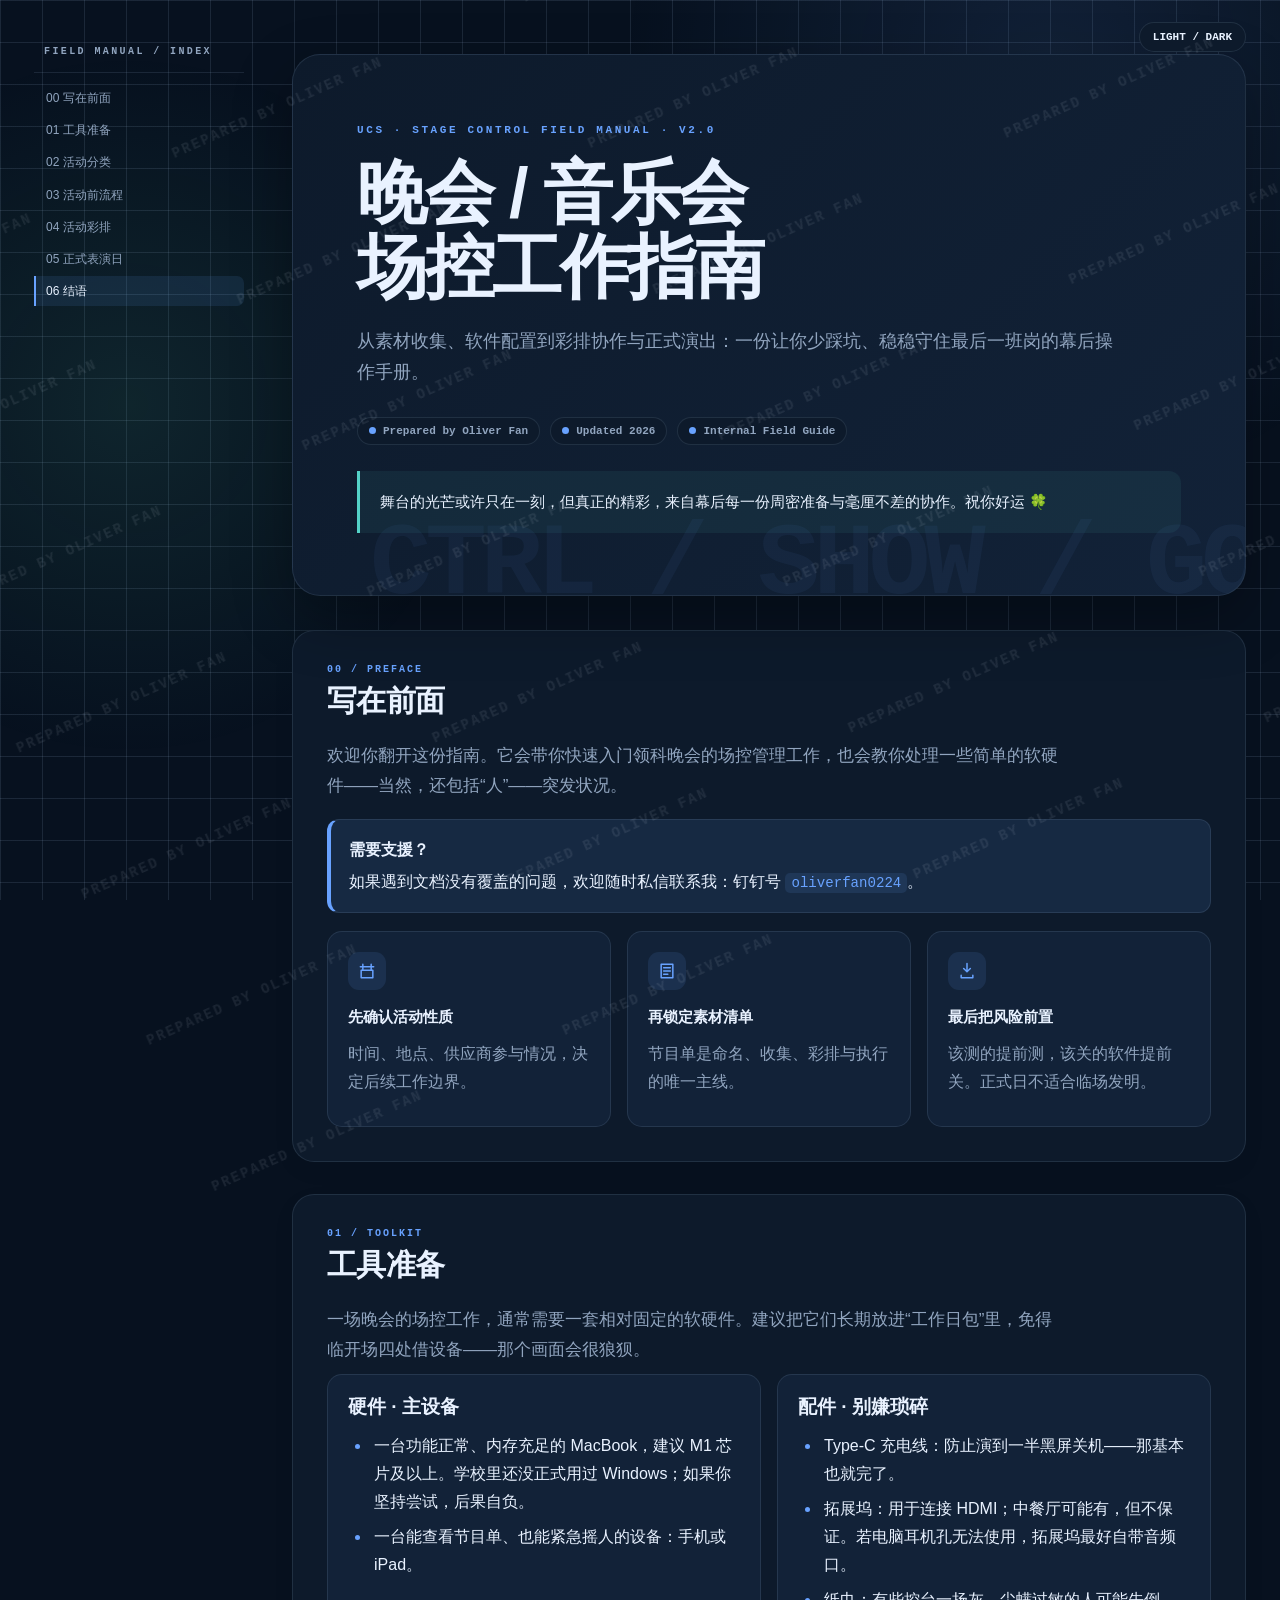
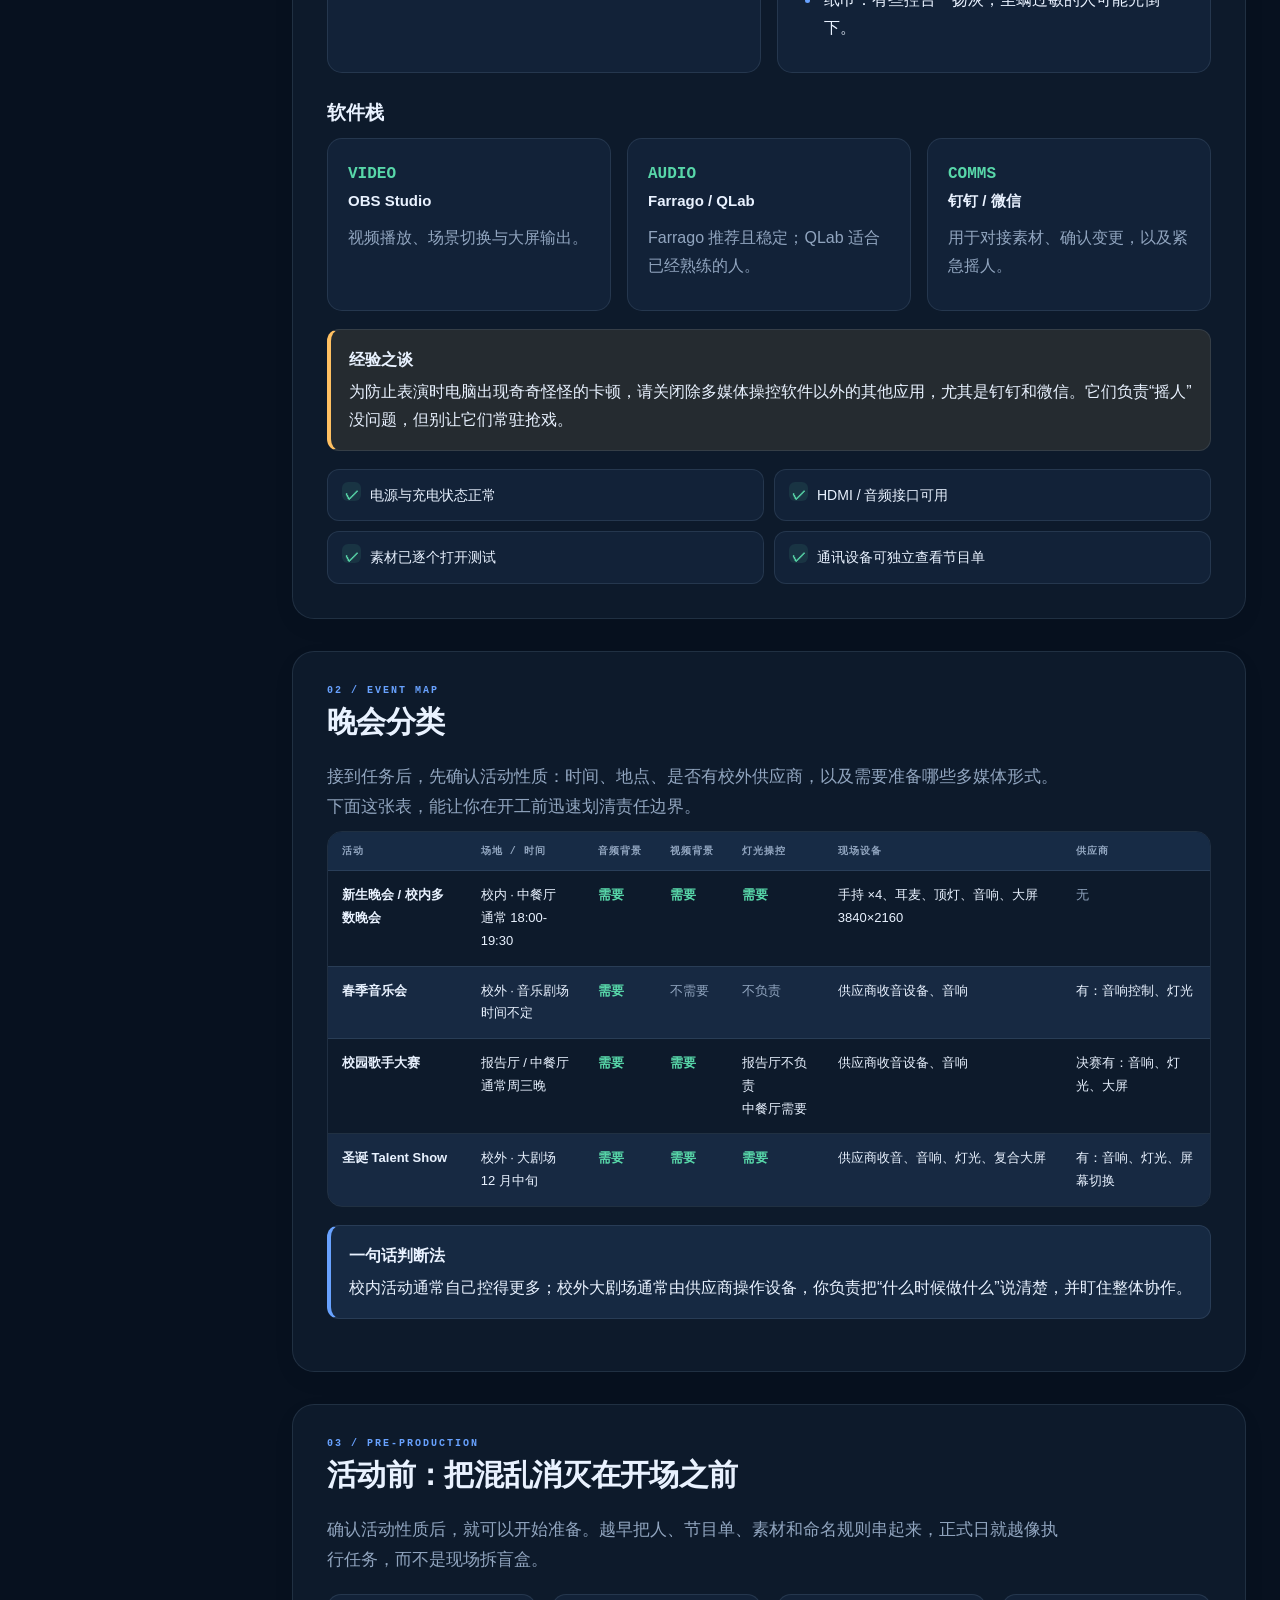
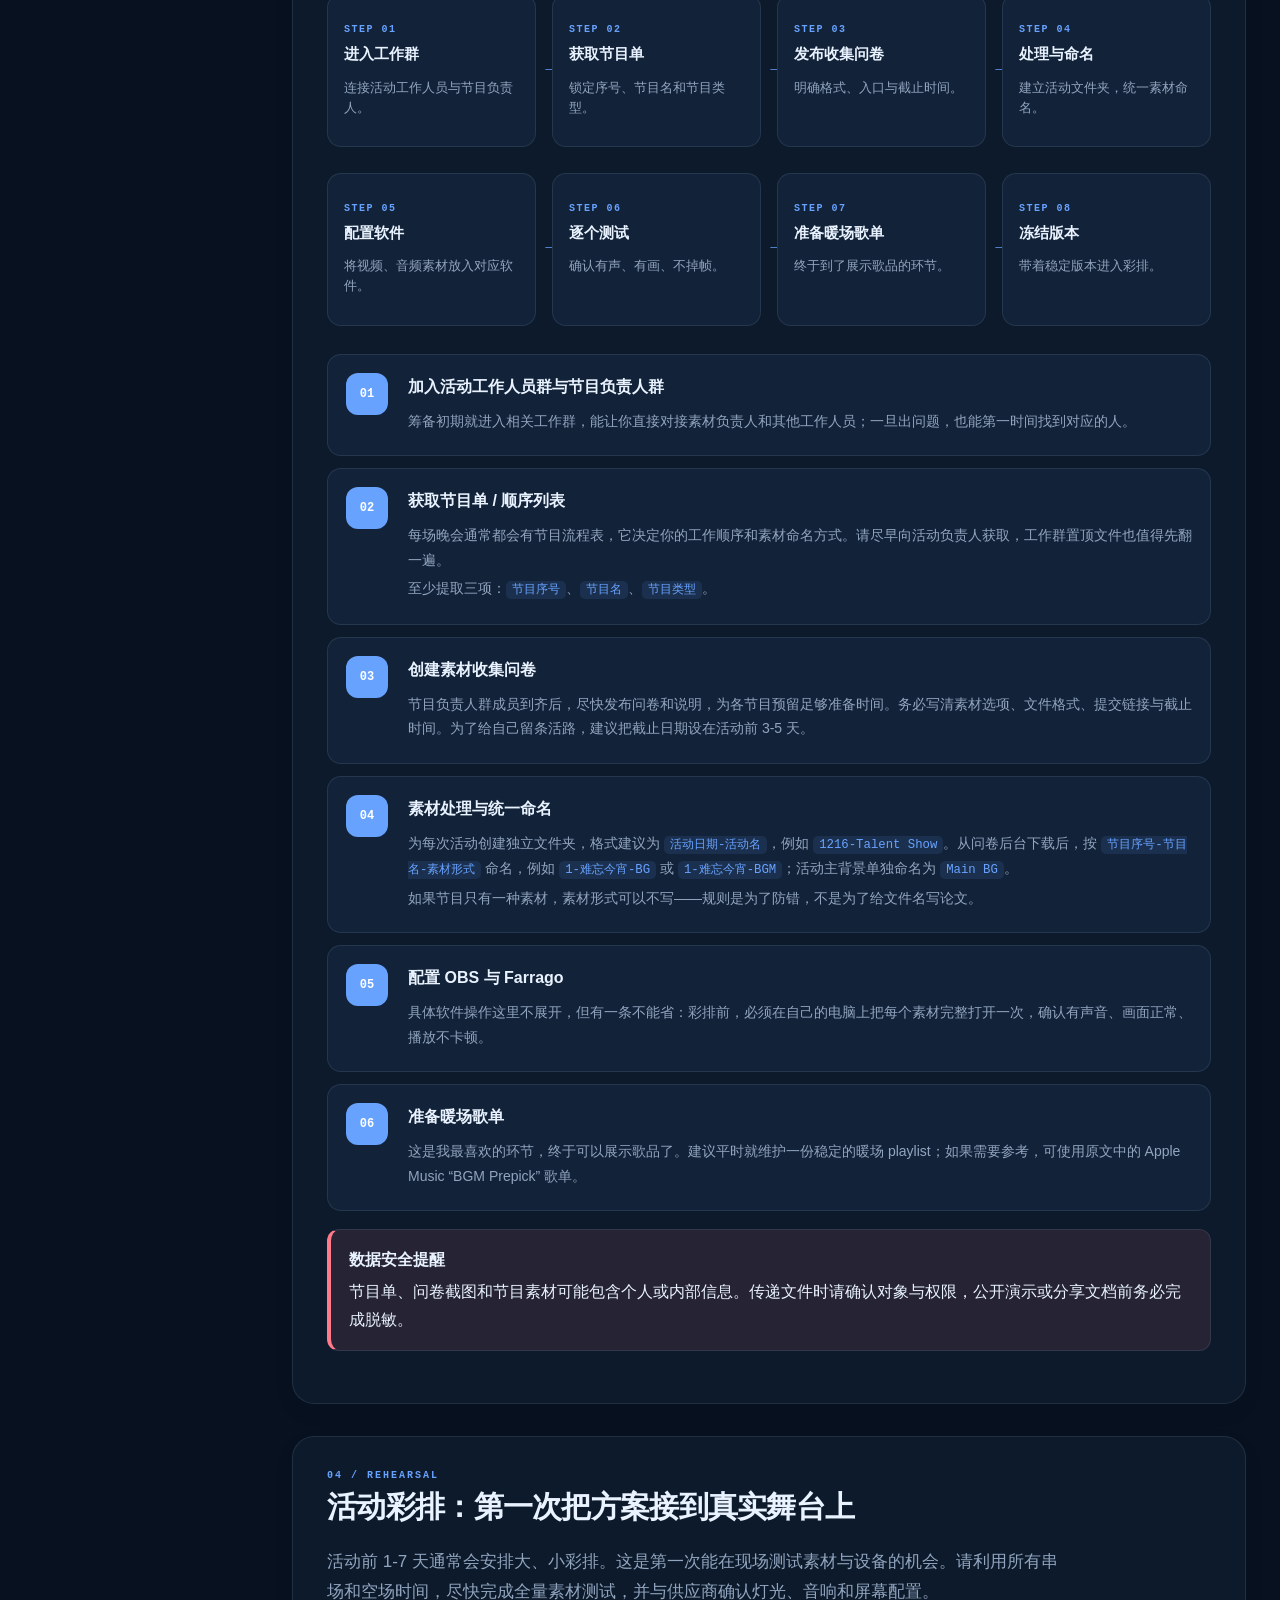
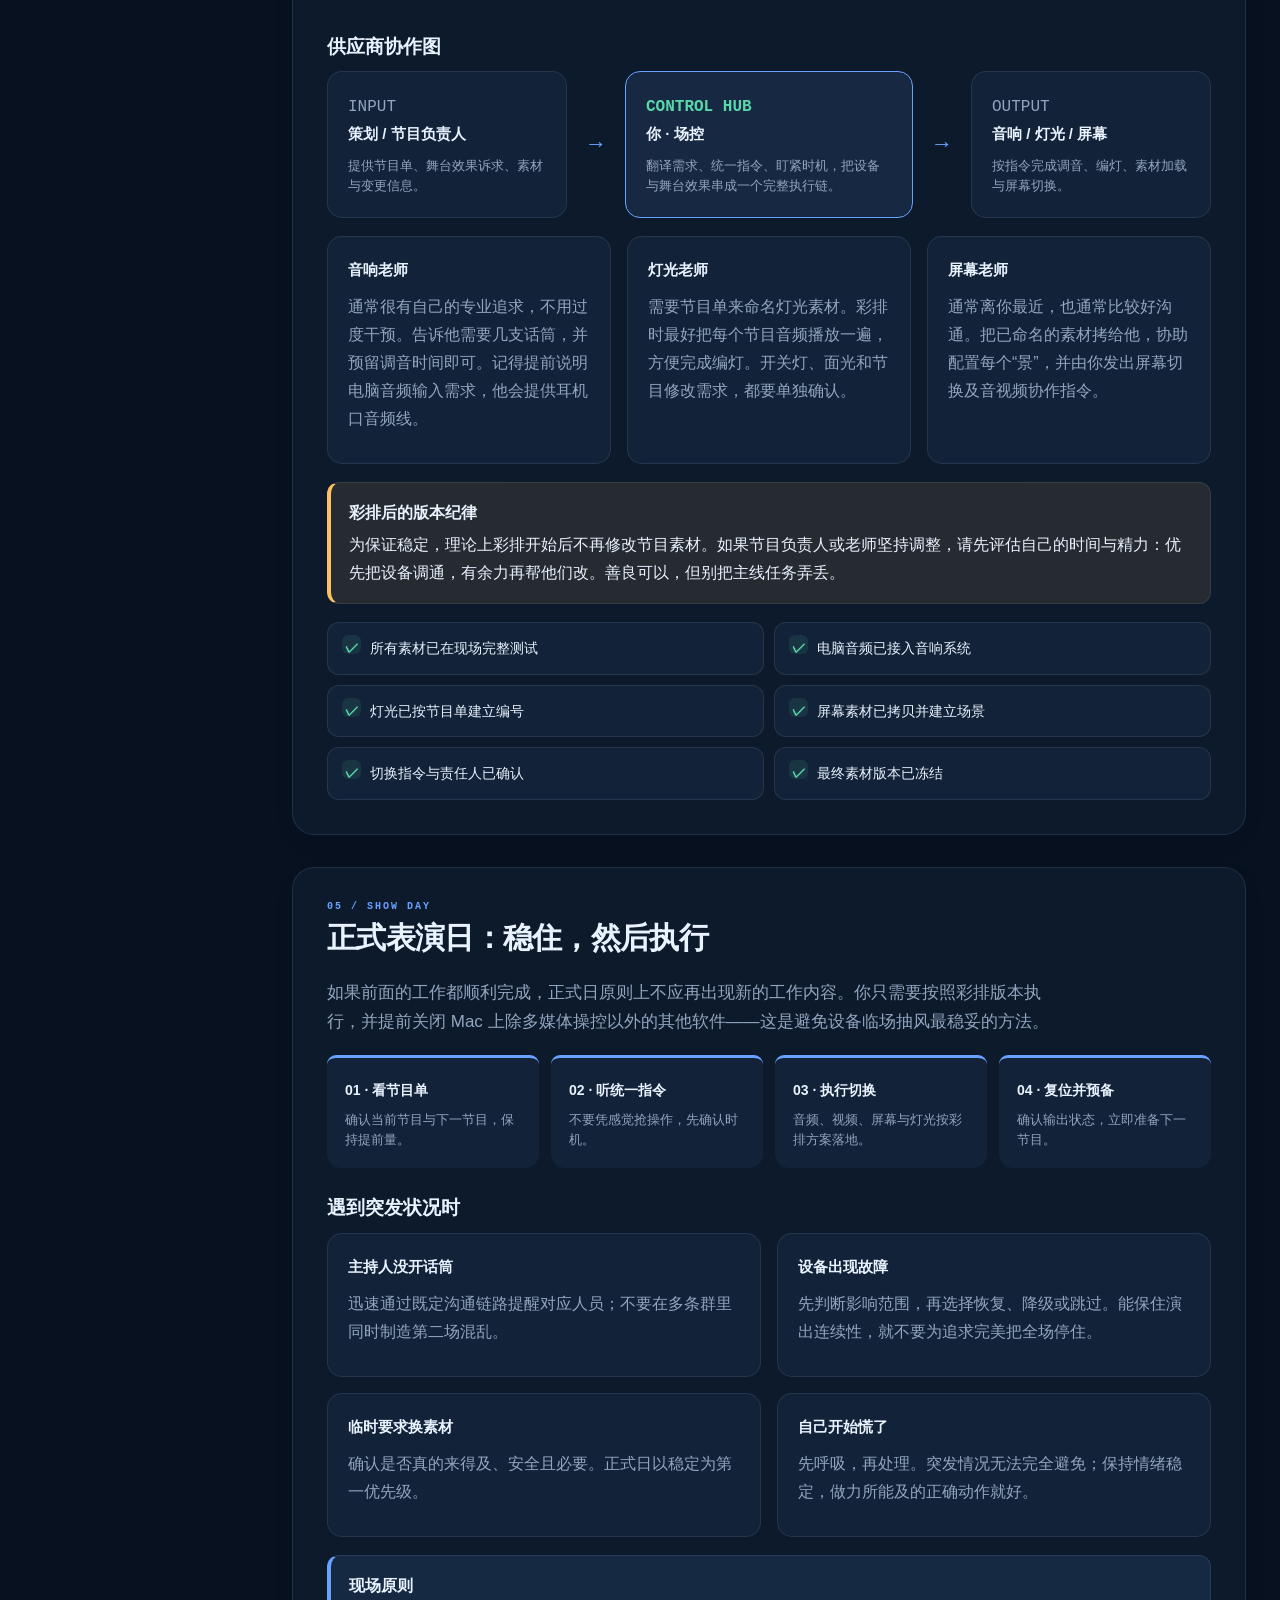
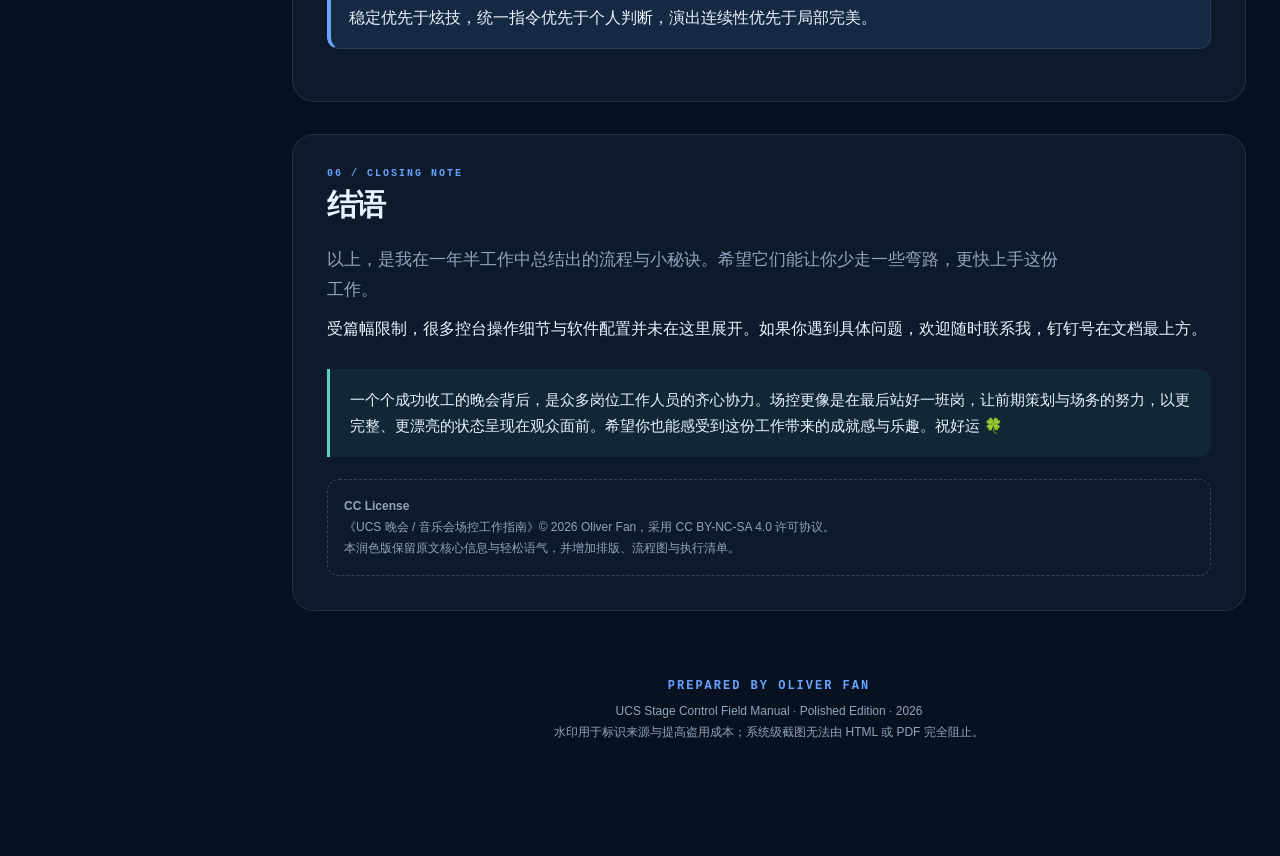
<file: UCS场控工作指南_润色版.html>
<!doctype html>
<html lang="zh-CN" data-theme="dark">
<head>
  <meta charset="utf-8">
  <meta name="viewport" content="width=device-width, initial-scale=1">
  <meta name="author" content="Oliver Fan">
  <meta name="description" content="UCS 晚会/音乐会场控工作指南，润色与可视化版本。">
  <title>UCS 晚会 / 音乐会场控工作指南 · Oliver Fan</title>
  <style>
    :root {
      --bg:#f5f7fb; --surface:#ffffff; --surface2:#edf2f8; --surface3:#e6edf6;
      --border:rgba(17,34,58,.12); --border-hi:rgba(17,34,58,.22);
      --text:#14243a; --dim:#617087; --blue:#155eef; --blue2:#0ea5a8;
      --green:#0b8f68; --amber:#b86408; --red:#c63b48;
      --blue-dim:rgba(21,94,239,.09); --green-dim:rgba(11,143,104,.09);
      --amber-dim:rgba(184,100,8,.10); --red-dim:rgba(198,59,72,.09);
      --shadow:0 18px 50px rgba(24,45,75,.10);
      --sans:"SF Pro Display","PingFang SC","Hiragino Sans GB","Microsoft YaHei",sans-serif;
      --mono:"SFMono-Regular","JetBrains Mono","Menlo","PingFang SC",monospace;
    }
    [data-theme="dark"] {
      --bg:#07111f; --surface:#0d1a2b; --surface2:#122238; --surface3:#172b45;
      --border:rgba(164,190,225,.13); --border-hi:rgba(164,190,225,.25);
      --text:#e9f2ff; --dim:#91a5bf; --blue:#68a2ff; --blue2:#54d2c8;
      --green:#58d7a9; --amber:#ffc062; --red:#ff7b89;
      --blue-dim:rgba(104,162,255,.11); --green-dim:rgba(88,215,169,.10);
      --amber-dim:rgba(255,192,98,.10); --red-dim:rgba(255,123,137,.10);
      --shadow:0 22px 60px rgba(0,0,0,.30);
    }
    *{box-sizing:border-box}
    html{scroll-behavior:smooth}
    body{margin:0;background:var(--bg);color:var(--text);font-family:var(--sans);line-height:1.75;overflow-wrap:break-word;
      background-image:linear-gradient(var(--border) 1px,transparent 1px),linear-gradient(90deg,var(--border) 1px,transparent 1px);
      background-size:42px 42px;background-attachment:fixed}
    body::before{content:"";position:fixed;inset:0;pointer-events:none;z-index:-1;background:
      radial-gradient(circle at 82% 8%,var(--blue-dim),transparent 32%),radial-gradient(circle at 10% 45%,var(--green-dim),transparent 28%)}
    a{color:var(--blue);text-decoration-thickness:1px;text-underline-offset:3px}
    .watermark{position:fixed;inset:-10%;z-index:9999;pointer-events:none;display:grid;grid-template-columns:repeat(4,1fr);grid-auto-rows:160px;
      transform:rotate(-24deg);opacity:.085;color:var(--text);font:700 14px/1 var(--mono);letter-spacing:2px;text-transform:uppercase;overflow:hidden}
    .watermark span{display:grid;place-items:center;white-space:nowrap}
    .shell{max-width:1370px;margin:auto;padding:0 34px 80px;display:grid;grid-template-columns:210px minmax(0,1fr);gap:48px}
    .toc{position:sticky;top:22px;align-self:start;max-height:calc(100vh - 44px);overflow:auto;padding:24px 0;z-index:20}
    .toc-title{font:700 10px/1.2 var(--mono);letter-spacing:2.4px;color:var(--dim);padding:0 10px 14px;border-bottom:1px solid var(--border);margin-bottom:10px}
    .toc a{display:block;padding:7px 10px;margin:2px 0;border-left:2px solid transparent;border-radius:0 7px 7px 0;color:var(--dim);text-decoration:none;font-size:12px;line-height:1.35}
    .toc a:hover,.toc a.active{color:var(--text);background:var(--blue-dim);border-left-color:var(--blue)}
    .main{min-width:0}
    .topbar{display:flex;justify-content:flex-end;padding:22px 0 2px;position:relative;z-index:50}
    .theme{border:1px solid var(--border);background:var(--surface);color:var(--text);border-radius:999px;padding:8px 13px;font:600 11px var(--mono);cursor:pointer}
    .hero{position:relative;overflow:hidden;margin:0 0 34px;padding:70px 64px 62px;background:linear-gradient(135deg,var(--surface),var(--surface2));border:1px solid var(--border);border-radius:28px;box-shadow:var(--shadow)}
    .hero::after{content:"CTRL / SHOW / GO";position:absolute;right:-12px;bottom:-22px;font:800 clamp(48px,8vw,104px)/1 var(--mono);letter-spacing:-6px;color:var(--blue);opacity:.055;white-space:nowrap}
    .eyebrow{font:700 11px/1 var(--mono);letter-spacing:2.6px;color:var(--blue);text-transform:uppercase;margin-bottom:20px}
    h1{margin:0;max-width:850px;font-size:clamp(38px,5.5vw,72px);line-height:1.05;letter-spacing:-2.5px}
    .hero-sub{margin:22px 0 0;max-width:760px;color:var(--dim);font-size:18px}
    .hero-meta{display:flex;flex-wrap:wrap;gap:10px;margin-top:28px}
    .chip{display:inline-flex;align-items:center;gap:7px;border:1px solid var(--border);background:var(--surface);border-radius:999px;padding:7px 11px;font:600 11px var(--mono);color:var(--dim)}
    .chip::before{content:"";width:7px;height:7px;border-radius:50%;background:var(--blue)}
    .quote{margin:26px 0 0;padding:18px 20px;border-left:3px solid var(--blue2);background:rgba(84,210,200,.07);border-radius:0 12px 12px 0;color:var(--text);font-size:15px}
    section{scroll-margin-top:28px;margin:32px 0;padding:34px;background:var(--surface);border:1px solid var(--border);border-radius:22px;box-shadow:0 8px 24px rgba(0,0,0,.045)}
    .sec-kicker{font:700 10px/1 var(--mono);letter-spacing:2px;color:var(--blue);text-transform:uppercase}
    h2{margin:8px 0 22px;font-size:30px;line-height:1.2;letter-spacing:-.7px}
    h3{margin:28px 0 12px;font-size:19px;line-height:1.3}
    h4{margin:0 0 8px;font-size:15px}
    p{margin:10px 0;color:var(--text)} .muted{color:var(--dim)}
    .lead{font-size:17px;color:var(--dim);max-width:78ch}
    .grid{display:grid;grid-template-columns:repeat(2,minmax(0,1fr));gap:16px}.grid>*{min-width:0}
    .grid.three{grid-template-columns:repeat(3,minmax(0,1fr))}
    .card{padding:20px;border:1px solid var(--border);background:var(--surface2);border-radius:15px}
    .card-icon{display:grid;place-items:center;width:38px;height:38px;border-radius:11px;background:var(--blue-dim);color:var(--blue);margin-bottom:14px}
    .card-icon svg{width:20px;height:20px;fill:none;stroke:currentColor;stroke-width:1.8;stroke-linecap:round;stroke-linejoin:round}
    ul,ol{margin:10px 0;padding-left:1.45em}li{margin:7px 0;padding-left:.18em}li::marker{color:var(--blue)}
    code,.mono{font-family:var(--mono)} code{font-size:.88em;color:var(--blue);background:var(--blue-dim);padding:2px 6px;border-radius:5px}
    .callout{margin:18px 0;padding:16px 18px;border-radius:12px;border:1px solid var(--border);border-left:4px solid var(--blue);background:var(--blue-dim)}
    .callout.warn{border-left-color:var(--amber);background:var(--amber-dim)}
    .callout.danger{border-left-color:var(--red);background:var(--red-dim)}
    .callout strong{display:block;margin-bottom:4px}
    .table-wrap{overflow:auto;border:1px solid var(--border);border-radius:15px}
    table{width:100%;border-collapse:collapse;font-size:13px;min-width:780px}
    th{background:var(--surface3);padding:12px 14px;text-align:left;font:700 10px var(--mono);letter-spacing:1px;color:var(--dim);white-space:nowrap}
    td{padding:13px 14px;border-top:1px solid var(--border);vertical-align:top}tbody tr:nth-child(even){background:var(--blue-dim)}
    .yes{color:var(--green);font-weight:700}.no{color:var(--dim)}
    .steps{counter-reset:step;display:grid;gap:12px}
    .step{counter-increment:step;display:grid;grid-template-columns:46px 1fr;gap:16px;align-items:start;padding:18px;border:1px solid var(--border);border-radius:14px;background:var(--surface2)}
    .step::before{content:counter(step,decimal-leading-zero);display:grid;place-items:center;width:42px;height:42px;border-radius:12px;background:var(--blue);color:white;font:800 12px var(--mono)}
    .step p{color:var(--dim);font-size:14px;margin:4px 0}.step h4{font-size:16px}
    .flow{display:grid;grid-template-columns:repeat(4,minmax(0,1fr));gap:26px 16px;margin-top:20px}
    .flow-item{position:relative;padding:18px 16px;border:1px solid var(--border);background:var(--surface2);border-radius:14px;min-height:118px}
    .flow-item:not(:nth-child(4n))::after{content:"→";position:absolute;right:-21px;top:42%;color:var(--blue);font:800 18px var(--mono)}
    .flow-n{font:800 10px var(--mono);color:var(--blue);letter-spacing:1.5px}.flow-item p{font-size:13px;color:var(--dim);line-height:1.55}
    .roles{display:grid;grid-template-columns:1fr 42px 1.2fr 42px 1fr;align-items:stretch;gap:8px}
    .role-arrow{display:grid;place-items:center;color:var(--blue);font-size:22px}.role{padding:20px;border:1px solid var(--border);background:var(--surface2);border-radius:15px}
    .role small{display:block;color:var(--dim);margin-top:8px;line-height:1.55}
    .checklist{display:grid;grid-template-columns:repeat(2,minmax(0,1fr));gap:10px;margin-top:15px}
    .check{padding:13px 14px 13px 42px;position:relative;background:var(--surface2);border:1px solid var(--border);border-radius:12px;font-size:14px}
    .check::before{content:"✓";position:absolute;left:14px;top:12px;width:19px;height:19px;display:grid;place-items:center;border-radius:6px;background:var(--green-dim);color:var(--green);font-weight:800}
    .showloop{display:grid;grid-template-columns:repeat(4,1fr);gap:12px;margin:18px 0}
    .loop{padding:18px;border-top:3px solid var(--blue);background:var(--surface2);border-radius:9px 9px 14px 14px}.loop b{font-size:14px}.loop small{display:block;color:var(--dim);margin-top:6px;line-height:1.5}
    .footer{text-align:center;color:var(--dim);padding:36px 20px;font-size:12px}.footer .sig{font:800 12px var(--mono);letter-spacing:2px;color:var(--blue);margin-bottom:8px}
    .license{margin-top:22px;padding:16px;border:1px dashed var(--border-hi);border-radius:12px;color:var(--dim);font-size:12px}
    @media(max-width:1040px){.shell{grid-template-columns:1fr;padding:0 22px 60px}.toc{position:sticky;top:0;display:flex;gap:4px;max-height:none;overflow-x:auto;background:var(--bg);border-bottom:1px solid var(--border);padding:10px 0;z-index:100}.toc-title{display:none}.toc a{white-space:nowrap;border-left:0;border-bottom:2px solid transparent;border-radius:6px}.toc a.active{border-left:0;border-bottom-color:var(--blue)}.hero{padding:52px 38px}.grid.three{grid-template-columns:1fr 1fr}.flow{grid-template-columns:repeat(2,1fr)}.flow-item:not(:nth-child(4n))::after{display:none}}
    @media(max-width:700px){.shell{padding:0 14px 44px}.hero{padding:42px 24px;border-radius:19px}.hero-sub{font-size:16px}section{padding:23px;border-radius:17px}.grid,.grid.three,.checklist,.showloop{grid-template-columns:1fr}.roles{grid-template-columns:1fr}.role-arrow{transform:rotate(90deg)}.flow{grid-template-columns:1fr}.watermark{grid-template-columns:repeat(2,1fr)}h2{font-size:25px}}
    @media print{
      :root,[data-theme="dark"]{--bg:#fff;--surface:#fff;--surface2:#f5f8fc;--surface3:#edf2f8;--border:rgba(17,34,58,.14);--border-hi:rgba(17,34,58,.23);--text:#14243a;--dim:#5a6b82;--blue:#155eef;--blue2:#0b8f92;--green:#087b58;--amber:#a45604;--red:#b53240;--blue-dim:rgba(21,94,239,.07);--green-dim:rgba(11,143,104,.07);--amber-dim:rgba(184,100,8,.08);--red-dim:rgba(198,59,72,.07);--shadow:none}
      @page{size:A4;margin:14mm 12mm 15mm}
      body{background:#fff;background-image:none;font-size:10pt;-webkit-print-color-adjust:exact;print-color-adjust:exact}
      .shell{display:block;max-width:none;padding:0}.toc,.topbar{display:none}.main{width:100%}
      .hero{min-height:255mm;margin:0;padding:40mm 17mm 20mm;border-radius:0;border:0;box-shadow:none;page-break-after:always;display:flex;flex-direction:column;justify-content:center;background:linear-gradient(145deg,#f8fbff,#eaf1fb)}
      h1{font-size:37pt;letter-spacing:-1.8pt}.hero-sub{font-size:13pt}.hero-meta{margin-top:18px}.quote{margin-top:24px}
      section{box-shadow:none;border-radius:12px;padding:20px;margin:0 0 9mm;break-inside:auto;page-break-inside:auto}
      section>h2,.sec-kicker{break-after:avoid}.card,.step,.callout,.table-wrap,.role,.flow-item,.loop,.check{break-inside:avoid}
      .grid{gap:10px}.grid.three{grid-template-columns:repeat(3,1fr)}.flow{grid-template-columns:repeat(4,1fr);gap:12px}.flow-item:not(:nth-child(4n))::after{right:-10px}.roles{grid-template-columns:1fr 28px 1.2fr 28px 1fr}.showloop{grid-template-columns:repeat(4,1fr)}
      .watermark{opacity:.07;grid-template-columns:repeat(3,1fr);grid-auto-rows:135px;font-size:10px}.theme{display:none}
      .footer{padding:15mm 0 4mm}.license{break-inside:avoid}
      a{color:inherit;text-decoration:none}
    }
  </style>
</head>
<body>
  <div class="watermark" aria-hidden="true"></div>
  <div class="shell">
    <nav class="toc" id="toc" aria-label="目录">
      <div class="toc-title">FIELD MANUAL / INDEX</div>
      <a href="#intro">00 写在前面</a><a href="#toolkit">01 工具准备</a><a href="#types">02 活动分类</a>
      <a href="#workflow">03 活动前流程</a><a href="#rehearsal">04 活动彩排</a><a href="#showday">05 正式表演日</a><a href="#closing">06 结语</a>
    </nav>
    <main class="main">
      <div class="topbar"><button class="theme" type="button" onclick="toggleTheme()">LIGHT / DARK</button></div>
      <header class="hero">
        <div class="eyebrow">UCS · STAGE CONTROL FIELD MANUAL · V2.0</div>
        <h1>晚会 / 音乐会<br>场控工作指南</h1>
        <p class="hero-sub">从素材收集、软件配置到彩排协作与正式演出：一份让你少踩坑、稳稳守住最后一班岗的幕后操作手册。</p>
        <div class="hero-meta"><span class="chip">Prepared by Oliver Fan</span><span class="chip">Updated 2026</span><span class="chip">Internal Field Guide</span></div>
        <blockquote class="quote">舞台的光芒或许只在一刻，但真正的精彩，来自幕后每一份周密准备与毫厘不差的协作。祝你好运 🍀</blockquote>
      </header>

      <section id="intro">
        <div class="sec-kicker">00 / PREFACE</div><h2>写在前面</h2>
        <p class="lead">欢迎你翻开这份指南。它会带你快速入门领科晚会的场控管理工作，也会教你处理一些简单的软硬件——当然，还包括“人”——突发状况。</p>
        <div class="callout"><strong>需要支援？</strong>如果遇到文档没有覆盖的问题，欢迎随时私信联系我：钉钉号 <code>oliverfan0224</code>。</div>
        <div class="grid three">
          <div class="card"><div class="card-icon"><svg viewBox="0 0 24 24"><path d="M4 7h16M7 4v6M17 4v6M5 11h14v9H5z"/></svg></div><h4>先确认活动性质</h4><p class="muted">时间、地点、供应商参与情况，决定后续工作边界。</p></div>
          <div class="card"><div class="card-icon"><svg viewBox="0 0 24 24"><path d="M5 4h14v16H5zM8 8h8M8 12h8M8 16h5"/></svg></div><h4>再锁定素材清单</h4><p class="muted">节目单是命名、收集、彩排与执行的唯一主线。</p></div>
          <div class="card"><div class="card-icon"><svg viewBox="0 0 24 24"><path d="M12 3v10M8 9l4 4 4-4M5 17v3h14v-3"/></svg></div><h4>最后把风险前置</h4><p class="muted">该测的提前测，该关的软件提前关。正式日不适合临场发明。</p></div>
        </div>
      </section>

      <section id="toolkit">
        <div class="sec-kicker">01 / TOOLKIT</div><h2>工具准备</h2>
        <p class="lead">一场晚会的场控工作，通常需要一套相对固定的软硬件。建议把它们长期放进“工作日包”里，免得临开场四处借设备——那个画面会很狼狈。</p>
        <div class="grid">
          <div class="card"><h3 style="margin-top:0">硬件 · 主设备</h3><ul><li>一台功能正常、内存充足的 MacBook，建议 M1 芯片及以上。学校里还没正式用过 Windows；如果你坚持尝试，后果自负。</li><li>一台能查看节目单、也能紧急摇人的设备：手机或 iPad。</li></ul></div>
          <div class="card"><h3 style="margin-top:0">配件 · 别嫌琐碎</h3><ul><li>Type-C 充电线：防止演到一半黑屏关机——那基本也就完了。</li><li>拓展坞：用于连接 HDMI；中餐厅可能有，但不保证。若电脑耳机孔无法使用，拓展坞最好自带音频口。</li><li>纸巾：有些控台一扬灰，尘螨过敏的人可能先倒下。</li></ul></div>
        </div>
        <h3>软件栈</h3>
        <div class="grid three">
          <div class="card"><span class="mono yes">VIDEO</span><h4>OBS Studio</h4><p class="muted">视频播放、场景切换与大屏输出。</p></div>
          <div class="card"><span class="mono yes">AUDIO</span><h4>Farrago / QLab</h4><p class="muted">Farrago 推荐且稳定；QLab 适合已经熟练的人。</p></div>
          <div class="card"><span class="mono yes">COMMS</span><h4>钉钉 / 微信</h4><p class="muted">用于对接素材、确认变更，以及紧急摇人。</p></div>
        </div>
        <div class="callout warn"><strong>经验之谈</strong>为防止表演时电脑出现奇奇怪怪的卡顿，请关闭除多媒体操控软件以外的其他应用，尤其是钉钉和微信。它们负责“摇人”没问题，但别让它们常驻抢戏。</div>
        <div class="checklist"><div class="check">电源与充电状态正常</div><div class="check">HDMI / 音频接口可用</div><div class="check">素材已逐个打开测试</div><div class="check">通讯设备可独立查看节目单</div></div>
      </section>

      <section id="types">
        <div class="sec-kicker">02 / EVENT MAP</div><h2>晚会分类</h2>
        <p class="lead">接到任务后，先确认活动性质：时间、地点、是否有校外供应商，以及需要准备哪些多媒体形式。下面这张表，能让你在开工前迅速划清责任边界。</p>
        <div class="table-wrap"><table>
          <thead><tr><th>活动</th><th>场地 / 时间</th><th>音频背景</th><th>视频背景</th><th>灯光操控</th><th>现场设备</th><th>供应商</th></tr></thead>
          <tbody>
            <tr><td><b>新生晚会 / 校内多数晚会</b></td><td>校内 · 中餐厅<br>通常 18:00-19:30</td><td class="yes">需要</td><td class="yes">需要</td><td class="yes">需要</td><td>手持 ×4、耳麦、顶灯、音响、大屏 3840×2160</td><td class="no">无</td></tr>
            <tr><td><b>春季音乐会</b></td><td>校外 · 音乐剧场<br>时间不定</td><td class="yes">需要</td><td class="no">不需要</td><td class="no">不负责</td><td>供应商收音设备、音响</td><td>有：音响控制、灯光</td></tr>
            <tr><td><b>校园歌手大赛</b></td><td>报告厅 / 中餐厅<br>通常周三晚</td><td class="yes">需要</td><td class="yes">需要</td><td>报告厅不负责<br>中餐厅需要</td><td>供应商收音设备、音响</td><td>决赛有：音响、灯光、大屏</td></tr>
            <tr><td><b>圣诞 Talent Show</b></td><td>校外 · 大剧场<br>12 月中旬</td><td class="yes">需要</td><td class="yes">需要</td><td class="yes">需要</td><td>供应商收音、音响、灯光、复合大屏</td><td>有：音响、灯光、屏幕切换</td></tr>
          </tbody>
        </table></div>
        <div class="callout"><strong>一句话判断法</strong>校内活动通常自己控得更多；校外大剧场通常由供应商操作设备，你负责把“什么时候做什么”说清楚，并盯住整体协作。</div>
      </section>

      <section id="workflow">
        <div class="sec-kicker">03 / PRE-PRODUCTION</div><h2>活动前：把混乱消灭在开场之前</h2>
        <p class="lead">确认活动性质后，就可以开始准备。越早把人、节目单、素材和命名规则串起来，正式日就越像执行任务，而不是现场拆盲盒。</p>
        <div class="flow" aria-label="活动前流程图">
          <div class="flow-item"><span class="flow-n">STEP 01</span><h4>进入工作群</h4><p>连接活动工作人员与节目负责人。</p></div>
          <div class="flow-item"><span class="flow-n">STEP 02</span><h4>获取节目单</h4><p>锁定序号、节目名和节目类型。</p></div>
          <div class="flow-item"><span class="flow-n">STEP 03</span><h4>发布收集问卷</h4><p>明确格式、入口与截止时间。</p></div>
          <div class="flow-item"><span class="flow-n">STEP 04</span><h4>处理与命名</h4><p>建立活动文件夹，统一素材命名。</p></div>
          <div class="flow-item"><span class="flow-n">STEP 05</span><h4>配置软件</h4><p>将视频、音频素材放入对应软件。</p></div>
          <div class="flow-item"><span class="flow-n">STEP 06</span><h4>逐个测试</h4><p>确认有声、有画、不掉帧。</p></div>
          <div class="flow-item"><span class="flow-n">STEP 07</span><h4>准备暖场歌单</h4><p>终于到了展示歌品的环节。</p></div>
          <div class="flow-item"><span class="flow-n">STEP 08</span><h4>冻结版本</h4><p>带着稳定版本进入彩排。</p></div>
        </div>
        <div class="steps" style="margin-top:28px">
          <div class="step"><div><h4>加入活动工作人员群与节目负责人群</h4><p>筹备初期就进入相关工作群，能让你直接对接素材负责人和其他工作人员；一旦出问题，也能第一时间找到对应的人。</p></div></div>
          <div class="step"><div><h4>获取节目单 / 顺序列表</h4><p>每场晚会通常都会有节目流程表，它决定你的工作顺序和素材命名方式。请尽早向活动负责人获取，工作群置顶文件也值得先翻一遍。</p><p>至少提取三项：<code>节目序号</code>、<code>节目名</code>、<code>节目类型</code>。</p></div></div>
          <div class="step"><div><h4>创建素材收集问卷</h4><p>节目负责人群成员到齐后，尽快发布问卷和说明，为各节目预留足够准备时间。务必写清素材选项、文件格式、提交链接与截止时间。为了给自己留条活路，建议把截止日期设在活动前 3-5 天。</p></div></div>
          <div class="step"><div><h4>素材处理与统一命名</h4><p>为每次活动创建独立文件夹，格式建议为 <code>活动日期-活动名</code>，例如 <code>1216-Talent Show</code>。从问卷后台下载后，按 <code>节目序号-节目名-素材形式</code> 命名，例如 <code>1-难忘今宵-BG</code> 或 <code>1-难忘今宵-BGM</code>；活动主背景单独命名为 <code>Main BG</code>。</p><p>如果节目只有一种素材，素材形式可以不写——规则是为了防错，不是为了给文件名写论文。</p></div></div>
          <div class="step"><div><h4>配置 OBS 与 Farrago</h4><p>具体软件操作这里不展开，但有一条不能省：彩排前，必须在自己的电脑上把每个素材完整打开一次，确认有声音、画面正常、播放不卡顿。</p></div></div>
          <div class="step"><div><h4>准备暖场歌单</h4><p>这是我最喜欢的环节，终于可以展示歌品了。建议平时就维护一份稳定的暖场 playlist；如果需要参考，可使用原文中的 Apple Music “BGM Prepick” 歌单。</p></div></div>
        </div>
        <div class="callout danger"><strong>数据安全提醒</strong>节目单、问卷截图和节目素材可能包含个人或内部信息。传递文件时请确认对象与权限，公开演示或分享文档前务必完成脱敏。</div>
      </section>

      <section id="rehearsal">
        <div class="sec-kicker">04 / REHEARSAL</div><h2>活动彩排：第一次把方案接到真实舞台上</h2>
        <p class="lead">活动前 1-7 天通常会安排大、小彩排。这是第一次能在现场测试素材与设备的机会。请利用所有串场和空场时间，尽快完成全量素材测试，并与供应商确认灯光、音响和屏幕配置。</p>
        <h3>供应商协作图</h3>
        <div class="roles">
          <div class="role"><span class="mono muted">INPUT</span><h4>策划 / 节目负责人</h4><small>提供节目单、舞台效果诉求、素材与变更信息。</small></div>
          <div class="role-arrow">→</div>
          <div class="role" style="border-color:var(--blue);background:var(--blue-dim)"><span class="mono yes">CONTROL HUB</span><h4>你 · 场控</h4><small>翻译需求、统一指令、盯紧时机，把设备与舞台效果串成一个完整执行链。</small></div>
          <div class="role-arrow">→</div>
          <div class="role"><span class="mono muted">OUTPUT</span><h4>音响 / 灯光 / 屏幕</h4><small>按指令完成调音、编灯、素材加载与屏幕切换。</small></div>
        </div>
        <div class="grid three" style="margin-top:18px">
          <div class="card"><h4>音响老师</h4><p class="muted">通常很有自己的专业追求，不用过度干预。告诉他需要几支话筒，并预留调音时间即可。记得提前说明电脑音频输入需求，他会提供耳机口音频线。</p></div>
          <div class="card"><h4>灯光老师</h4><p class="muted">需要节目单来命名灯光素材。彩排时最好把每个节目音频播放一遍，方便完成编灯。开关灯、面光和节目修改需求，都要单独确认。</p></div>
          <div class="card"><h4>屏幕老师</h4><p class="muted">通常离你最近，也通常比较好沟通。把已命名的素材拷给他，协助配置每个“景”，并由你发出屏幕切换及音视频协作指令。</p></div>
        </div>
        <div class="callout warn"><strong>彩排后的版本纪律</strong>为保证稳定，理论上彩排开始后不再修改节目素材。如果节目负责人或老师坚持调整，请先评估自己的时间与精力：优先把设备调通，有余力再帮他们改。善良可以，但别把主线任务弄丢。</div>
        <div class="checklist"><div class="check">所有素材已在现场完整测试</div><div class="check">电脑音频已接入音响系统</div><div class="check">灯光已按节目单建立编号</div><div class="check">屏幕素材已拷贝并建立场景</div><div class="check">切换指令与责任人已确认</div><div class="check">最终素材版本已冻结</div></div>
      </section>

      <section id="showday">
        <div class="sec-kicker">05 / SHOW DAY</div><h2>正式表演日：稳住，然后执行</h2>
        <p class="lead">如果前面的工作都顺利完成，正式日原则上不应再出现新的工作内容。你只需要按照彩排版本执行，并提前关闭 Mac 上除多媒体操控以外的其他软件——这是避免设备临场抽风最稳妥的方法。</p>
        <div class="showloop" aria-label="正式演出执行循环">
          <div class="loop"><b>01 · 看节目单</b><small>确认当前节目与下一节目，保持提前量。</small></div>
          <div class="loop"><b>02 · 听统一指令</b><small>不要凭感觉抢操作，先确认时机。</small></div>
          <div class="loop"><b>03 · 执行切换</b><small>音频、视频、屏幕与灯光按彩排方案落地。</small></div>
          <div class="loop"><b>04 · 复位并预备</b><small>确认输出状态，立即准备下一节目。</small></div>
        </div>
        <h3>遇到突发状况时</h3>
        <div class="grid">
          <div class="card"><h4>主持人没开话筒</h4><p class="muted">迅速通过既定沟通链路提醒对应人员；不要在多条群里同时制造第二场混乱。</p></div>
          <div class="card"><h4>设备出现故障</h4><p class="muted">先判断影响范围，再选择恢复、降级或跳过。能保住演出连续性，就不要为追求完美把全场停住。</p></div>
          <div class="card"><h4>临时要求换素材</h4><p class="muted">确认是否真的来得及、安全且必要。正式日以稳定为第一优先级。</p></div>
          <div class="card"><h4>自己开始慌了</h4><p class="muted">先呼吸，再处理。突发情况无法完全避免；保持情绪稳定，做力所能及的正确动作就好。</p></div>
        </div>
        <div class="callout"><strong>现场原则</strong>稳定优先于炫技，统一指令优先于个人判断，演出连续性优先于局部完美。</div>
      </section>

      <section id="closing">
        <div class="sec-kicker">06 / CLOSING NOTE</div><h2>结语</h2>
        <p class="lead">以上，是我在一年半工作中总结出的流程与小秘诀。希望它们能让你少走一些弯路，更快上手这份工作。</p>
        <p>受篇幅限制，很多控台操作细节与软件配置并未在这里展开。如果你遇到具体问题，欢迎随时联系我，钉钉号在文档最上方。</p>
        <blockquote class="quote">一个个成功收工的晚会背后，是众多岗位工作人员的齐心协力。场控更像是在最后站好一班岗，让前期策划与场务的努力，以更完整、更漂亮的状态呈现在观众面前。希望你也能感受到这份工作带来的成就感与乐趣。祝好运 🍀</blockquote>
        <div class="license"><b>CC License</b><br>《UCS 晚会 / 音乐会场控工作指南》© 2026 Oliver Fan，采用 CC BY-NC-SA 4.0 许可协议。<br>本润色版保留原文核心信息与轻松语气，并增加排版、流程图与执行清单。</div>
      </section>
      <footer class="footer"><div class="sig">PREPARED BY OLIVER FAN</div><div>UCS Stage Control Field Manual · Polished Edition · 2026</div><div>水印用于标识来源与提高盗用成本；系统级截图无法由 HTML 或 PDF 完全阻止。</div></footer>
    </main>
  </div>
  <script>
    const wm=document.querySelector('.watermark');for(let i=0;i<48;i++){const s=document.createElement('span');s.textContent='Prepared By Oliver Fan';wm.appendChild(s)}
    function toggleTheme(){const root=document.documentElement;root.dataset.theme=root.dataset.theme==='dark'?'light':'dark'}
    const links=[...document.querySelectorAll('.toc a')];const sections=links.map(a=>({a,el:document.querySelector(a.getAttribute('href'))})).filter(x=>x.el);
    const ob=new IntersectionObserver(es=>{for(const e of es){if(e.isIntersecting){links.forEach(a=>a.classList.remove('active'));const x=sections.find(x=>x.el===e.target);if(x)x.a.classList.add('active')}}},{rootMargin:'-12% 0px -78% 0px'});sections.forEach(x=>ob.observe(x.el));
  </script>
</body>
</html>
</file>
<file: School-Terminal/styles.css>
:root {
  color-scheme: light;
  --paper: #eef4f8;
  --surface: rgba(255, 255, 255, 0.86);
  --surface-strong: #ffffff;
  --ink: #152026;
  --muted: #65747d;
  --line: rgba(113, 134, 145, 0.22);
  --green: #168566;
  --green-2: #dff5ed;
  --blue: #2468d2;
  --blue-2: #e5eefc;
  --cyan: #12a5c3;
  --cyan-2: #def6fb;
  --coral: #c3544b;
  --coral-2: #f7e4e1;
  --amber: #9a6a12;
  --amber-2: #f5ebc8;
  --shadow: 0 18px 54px rgba(31, 47, 58, 0.13);
  --soft-shadow: 0 10px 28px rgba(31, 47, 58, 0.08);
}

* {
  box-sizing: border-box;
}

html {
  min-height: 100%;
  background: var(--paper);
}

body {
  min-height: 100vh;
  margin: 0;
  color: var(--ink);
  font-family: Inter, ui-sans-serif, system-ui, -apple-system, BlinkMacSystemFont, "Segoe UI", sans-serif;
  background:
    radial-gradient(circle at 18% 0%, rgba(36, 104, 210, 0.12), transparent 28%),
    linear-gradient(135deg, #f8fbfd 0%, #edf4f8 42%, #f5f7fb 100%);
}

button,
input,
select,
textarea {
  font: inherit;
}

button {
  cursor: pointer;
}

.shell {
  display: grid;
  grid-template-columns: 292px minmax(0, 1fr);
  min-height: 100vh;
}

.sidebar {
  position: sticky;
  top: 0;
  display: flex;
  flex-direction: column;
  gap: 24px;
  height: 100vh;
  padding: 28px;
  background: rgba(248, 251, 253, 0.78);
  backdrop-filter: blur(18px);
  border-right: 1px solid var(--line);
}

.brand {
  display: flex;
  align-items: center;
  gap: 14px;
}

.brand-mark {
  display: grid;
  place-items: center;
  width: 46px;
  height: 46px;
  border-radius: 8px;
  background: linear-gradient(145deg, #14222b, #275a71);
  color: white;
  font-weight: 800;
  letter-spacing: 0;
  box-shadow: 0 12px 26px rgba(21, 32, 38, 0.18);
}

.brand h1,
.brand p,
.topbar h2,
.topbar p,
.panel h3,
.sync-panel h2 {
  margin: 0;
}

.brand h1 {
  font-size: 20px;
}

.brand p,
.sync-panel p,
.greeting,
.date-strip {
  color: var(--muted);
}

.nav {
  display: grid;
  gap: 8px;
}

.nav-item,
.segmented button,
.text-button {
  border: 0;
  background: transparent;
  color: var(--muted);
}

.nav-item {
  width: 100%;
  min-height: 44px;
  padding: 0 12px;
  border-radius: 8px;
  text-align: left;
  color: var(--ink);
}

.nav-item.is-active {
  background: var(--surface-strong);
  box-shadow: var(--soft-shadow);
}

.sync-panel {
  margin-top: auto;
  padding: 16px;
  border: 1px solid var(--line);
  border-radius: 8px;
  background: var(--surface);
  box-shadow: var(--soft-shadow);
}

.sync-panel h2 {
  font-size: 15px;
}

.sync-panel p {
  font-size: 13px;
  line-height: 1.5;
}

.workspace {
  min-width: 0;
  padding: 28px;
}

.topbar,
.section-tools,
.panel-header,
.modal-header,
.modal-actions {
  display: flex;
  align-items: center;
  justify-content: space-between;
  gap: 16px;
}

.topbar {
  margin-bottom: 14px;
  padding: 20px;
  border: 1px solid var(--line);
  border-radius: 8px;
  background: rgba(255, 255, 255, 0.74);
  box-shadow: var(--shadow);
  backdrop-filter: blur(18px);
}

.topbar-main {
  min-width: 0;
}

.greeting {
  margin: 0 0 8px;
  font-size: 15px;
  font-weight: 700;
}

.topbar h2 {
  font-size: clamp(34px, 4vw, 54px);
  line-height: 1;
  letter-spacing: 0;
}

.date-strip {
  display: flex;
  flex-wrap: wrap;
  align-items: center;
  gap: 8px;
  margin-top: 14px;
}

.date-strip strong,
.date-strip span {
  display: inline-flex;
  align-items: center;
  min-height: 32px;
  padding: 0 10px;
  border: 1px solid var(--line);
  border-radius: 999px;
  background: rgba(255, 255, 255, 0.72);
  box-shadow: 0 5px 16px rgba(31, 47, 58, 0.06);
}

.date-strip strong {
  color: var(--ink);
}

.date-strip #beijingTime {
  color: var(--blue);
  font-variant-numeric: tabular-nums;
  font-weight: 800;
}

.topbar-actions {
  display: flex;
  align-items: center;
  gap: 10px;
}

.primary-button,
.secondary-button,
.danger-button,
.icon-button {
  min-height: 42px;
  border-radius: 8px;
  border: 1px solid transparent;
}

.primary-button {
  padding: 0 18px;
  background: linear-gradient(135deg, var(--ink), #2468d2);
  color: white;
  box-shadow: 0 12px 24px rgba(36, 104, 210, 0.2);
}

.secondary-button {
  padding: 0 14px;
  border-color: var(--line);
  background: var(--surface-strong);
  color: var(--ink);
  box-shadow: var(--soft-shadow);
}

.danger-button {
  padding: 0 14px;
  border-color: #f0c4bf;
  background: var(--coral-2);
  color: #8f332a;
}

.icon-button {
  display: grid;
  place-items: center;
  width: 42px;
  padding: 0;
  border-color: var(--line);
  background: var(--surface-strong);
  color: var(--ink);
  font-size: 20px;
  box-shadow: var(--soft-shadow);
}

.now-panel {
  display: grid;
  grid-template-columns: 1.4fr 1fr 1fr;
  gap: 14px;
  margin-bottom: 18px;
}

.now-card {
  min-height: 150px;
  padding: 18px;
  border: 1px solid var(--line);
  border-radius: 8px;
  background: var(--surface);
  box-shadow: var(--soft-shadow);
  backdrop-filter: blur(18px);
}

.now-card.primary-status {
  background: linear-gradient(135deg, rgba(21, 32, 38, 0.96), rgba(34, 93, 122, 0.92));
  color: white;
  box-shadow: 0 24px 70px rgba(21, 32, 38, 0.22);
}

.status-label {
  display: inline-flex;
  min-height: 28px;
  align-items: center;
  padding: 0 9px;
  border-radius: 999px;
  background: rgba(36, 104, 210, 0.1);
  color: var(--blue);
  font-size: 12px;
  font-weight: 800;
}

.primary-status .status-label {
  background: rgba(255, 255, 255, 0.14);
  color: #bdefff;
}

.now-card strong {
  display: block;
  margin-top: 14px;
  font-size: clamp(20px, 2.4vw, 32px);
  line-height: 1.08;
}

.now-card p {
  margin: 8px 0 0;
  color: var(--muted);
  line-height: 1.45;
}

.primary-status p {
  color: rgba(255, 255, 255, 0.72);
}

.countdown {
  width: fit-content;
  margin-top: 16px;
  padding: 8px 11px;
  border-radius: 999px;
  background: rgba(255, 255, 255, 0.13);
  color: white;
  font-weight: 800;
  font-variant-numeric: tabular-nums;
}

.view {
  display: none;
}

.view.is-visible {
  display: block;
}

.metrics {
  display: grid;
  grid-template-columns: repeat(3, minmax(0, 1fr));
  gap: 14px;
  margin-bottom: 14px;
}

.metric,
.panel,
.item {
  border: 1px solid var(--line);
  border-radius: 8px;
  background: var(--surface);
  box-shadow: var(--soft-shadow);
  backdrop-filter: blur(16px);
}

.metric {
  padding: 18px;
}

.metric span {
  color: var(--muted);
  font-size: 14px;
}

.metric strong {
  display: block;
  margin-top: 6px;
  font-size: 34px;
  color: var(--blue);
}

.dashboard-grid {
  display: grid;
  grid-template-columns: repeat(2, minmax(0, 1fr));
  gap: 14px;
}

.panel {
  padding: 18px;
}

.panel.wide {
  grid-column: 1 / -1;
}

.panel h3 {
  font-size: 18px;
}

.text-button {
  padding: 8px;
  color: var(--blue);
}

.stack,
.list {
  display: grid;
  gap: 10px;
}

.panel .stack {
  margin-top: 14px;
}

.item {
  display: grid;
  grid-template-columns: minmax(0, 1fr) auto;
  gap: 12px;
  padding: 14px;
}

.item h4 {
  margin: 0 0 5px;
  font-size: 16px;
}

.item p {
  margin: 0;
  color: var(--muted);
  line-height: 1.45;
}

.tag {
  align-self: start;
  padding: 5px 8px;
  border-radius: 7px;
  background: var(--green-2);
  color: var(--green);
  font-size: 12px;
  white-space: nowrap;
}

.tag.exam {
  background: var(--coral-2);
  color: var(--coral);
}

.tag.task {
  background: var(--amber-2);
  color: var(--amber);
}

.empty {
  padding: 24px;
  border: 1px dashed var(--line);
  border-radius: 8px;
  color: var(--muted);
  text-align: center;
}

.progress-row {
  display: grid;
  grid-template-columns: 150px minmax(0, 1fr);
  gap: 18px;
  align-items: center;
  margin-top: 16px;
}

.progress-ring {
  display: grid;
  place-items: center;
  width: 136px;
  aspect-ratio: 1;
  border-radius: 50%;
  background: conic-gradient(var(--green) var(--pct, 0%), #e7eef2 0);
  color: var(--ink);
  font-size: 26px;
  font-weight: 800;
}

.progress-ring::before {
  content: "";
  position: absolute;
}

.section-tools {
  margin-bottom: 14px;
}

.segmented {
  display: flex;
  flex-wrap: wrap;
  gap: 6px;
  padding: 5px;
  border: 1px solid var(--line);
  border-radius: 8px;
  background: rgba(237, 244, 248, 0.82);
  box-shadow: inset 0 1px 0 rgba(255, 255, 255, 0.66);
}

.segmented button {
  min-height: 34px;
  padding: 0 12px;
  border-radius: 7px;
}

.segmented button.is-active {
  background: var(--surface-strong);
  color: var(--ink);
  box-shadow: var(--soft-shadow);
}

.timetable {
  display: grid;
  grid-template-columns: repeat(7, minmax(132px, 1fr));
  gap: 10px;
  overflow-x: auto;
  padding-bottom: 10px;
}

.day-column {
  min-height: 520px;
  padding: 12px;
  border: 1px solid var(--line);
  border-radius: 8px;
  background: rgba(255, 255, 255, 0.62);
  box-shadow: var(--soft-shadow);
}

.day-column h3 {
  margin: 0 0 10px;
  font-size: 15px;
}

.class-block {
  margin-bottom: 10px;
  padding: 12px;
  border-radius: 8px;
  background: linear-gradient(135deg, var(--blue-2), var(--cyan-2));
  border-left: 4px solid var(--blue);
  box-shadow: 0 8px 20px rgba(36, 104, 210, 0.08);
}

.class-block h4 {
  margin: 0 0 4px;
  font-size: 15px;
}

.class-block p {
  margin: 0;
  color: var(--muted);
  font-size: 13px;
}

.search-wrap {
  display: flex;
  align-items: center;
  gap: 8px;
  width: min(360px, 100%);
  min-height: 42px;
  padding: 0 12px;
  border: 1px solid var(--line);
  border-radius: 8px;
  background: var(--surface-strong);
  box-shadow: var(--soft-shadow);
}

.search-wrap input {
  width: 100%;
  border: 0;
  outline: 0;
}

.modal {
  width: min(640px, calc(100vw - 24px));
  border: 0;
  border-radius: 8px;
  padding: 0;
  box-shadow: var(--shadow);
}

.modal::backdrop {
  background: rgba(21, 28, 30, 0.34);
}

.modal form {
  display: grid;
  gap: 16px;
  padding: 18px;
}

.modal h3 {
  margin: 0;
  font-size: 20px;
}

label {
  display: grid;
  gap: 7px;
  color: var(--muted);
  font-size: 13px;
}

input,
select,
textarea {
  width: 100%;
  border: 1px solid var(--line);
  border-radius: 8px;
  background: white;
  color: var(--ink);
  outline: 0;
}

input,
select {
  min-height: 42px;
  padding: 0 11px;
}

textarea {
  resize: vertical;
  padding: 10px 11px;
}

.form-grid {
  display: grid;
  grid-template-columns: repeat(2, minmax(0, 1fr));
  gap: 12px;
}

.hidden-file {
  display: none;
}

@media (max-width: 880px) {
  .shell {
    display: block;
  }

  .sidebar {
    position: static;
    height: auto;
    padding: 18px;
    border-right: 0;
    border-bottom: 1px solid var(--line);
  }

  .nav {
    grid-template-columns: repeat(4, minmax(0, 1fr));
  }

  .nav-item {
    text-align: center;
  }

  .sync-panel {
    display: none;
  }

  .workspace {
    padding: 18px;
  }

  .metrics,
  .dashboard-grid,
  .progress-row,
  .now-panel {
    grid-template-columns: 1fr;
  }

  .section-tools {
    align-items: stretch;
    flex-direction: column;
  }

  .timetable {
    grid-template-columns: 1fr;
    overflow: visible;
  }

  .day-column {
    min-height: auto;
  }
}

@media (max-width: 540px) {
  .brand {
    align-items: flex-start;
  }

  .nav {
    display: flex;
    overflow-x: auto;
    padding-bottom: 2px;
  }

  .nav-item {
    flex: 0 0 auto;
    width: auto;
    padding: 0 16px;
  }

  .topbar {
    align-items: flex-start;
    flex-direction: column;
  }

  .topbar h2 {
    font-size: 34px;
  }

  .form-grid {
    grid-template-columns: 1fr;
  }

  .item {
    grid-template-columns: 1fr;
  }
}
</file>
